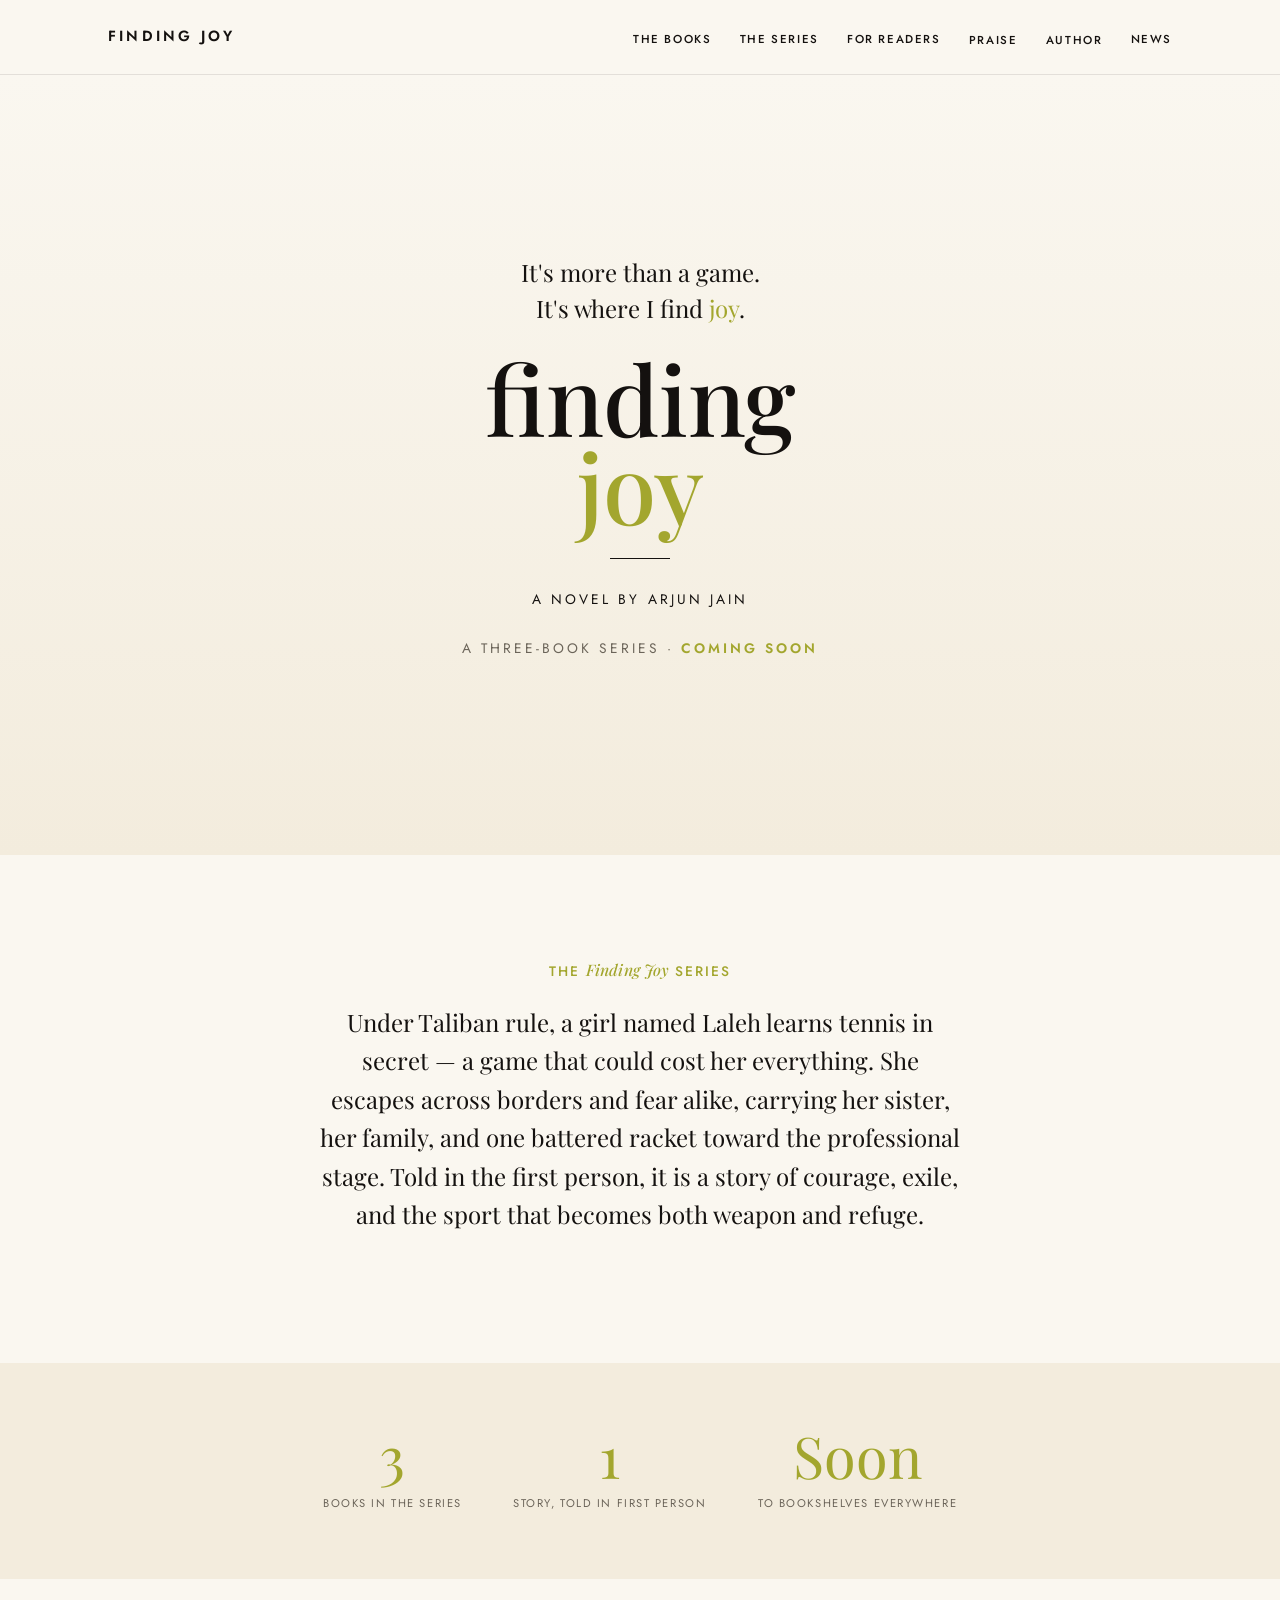
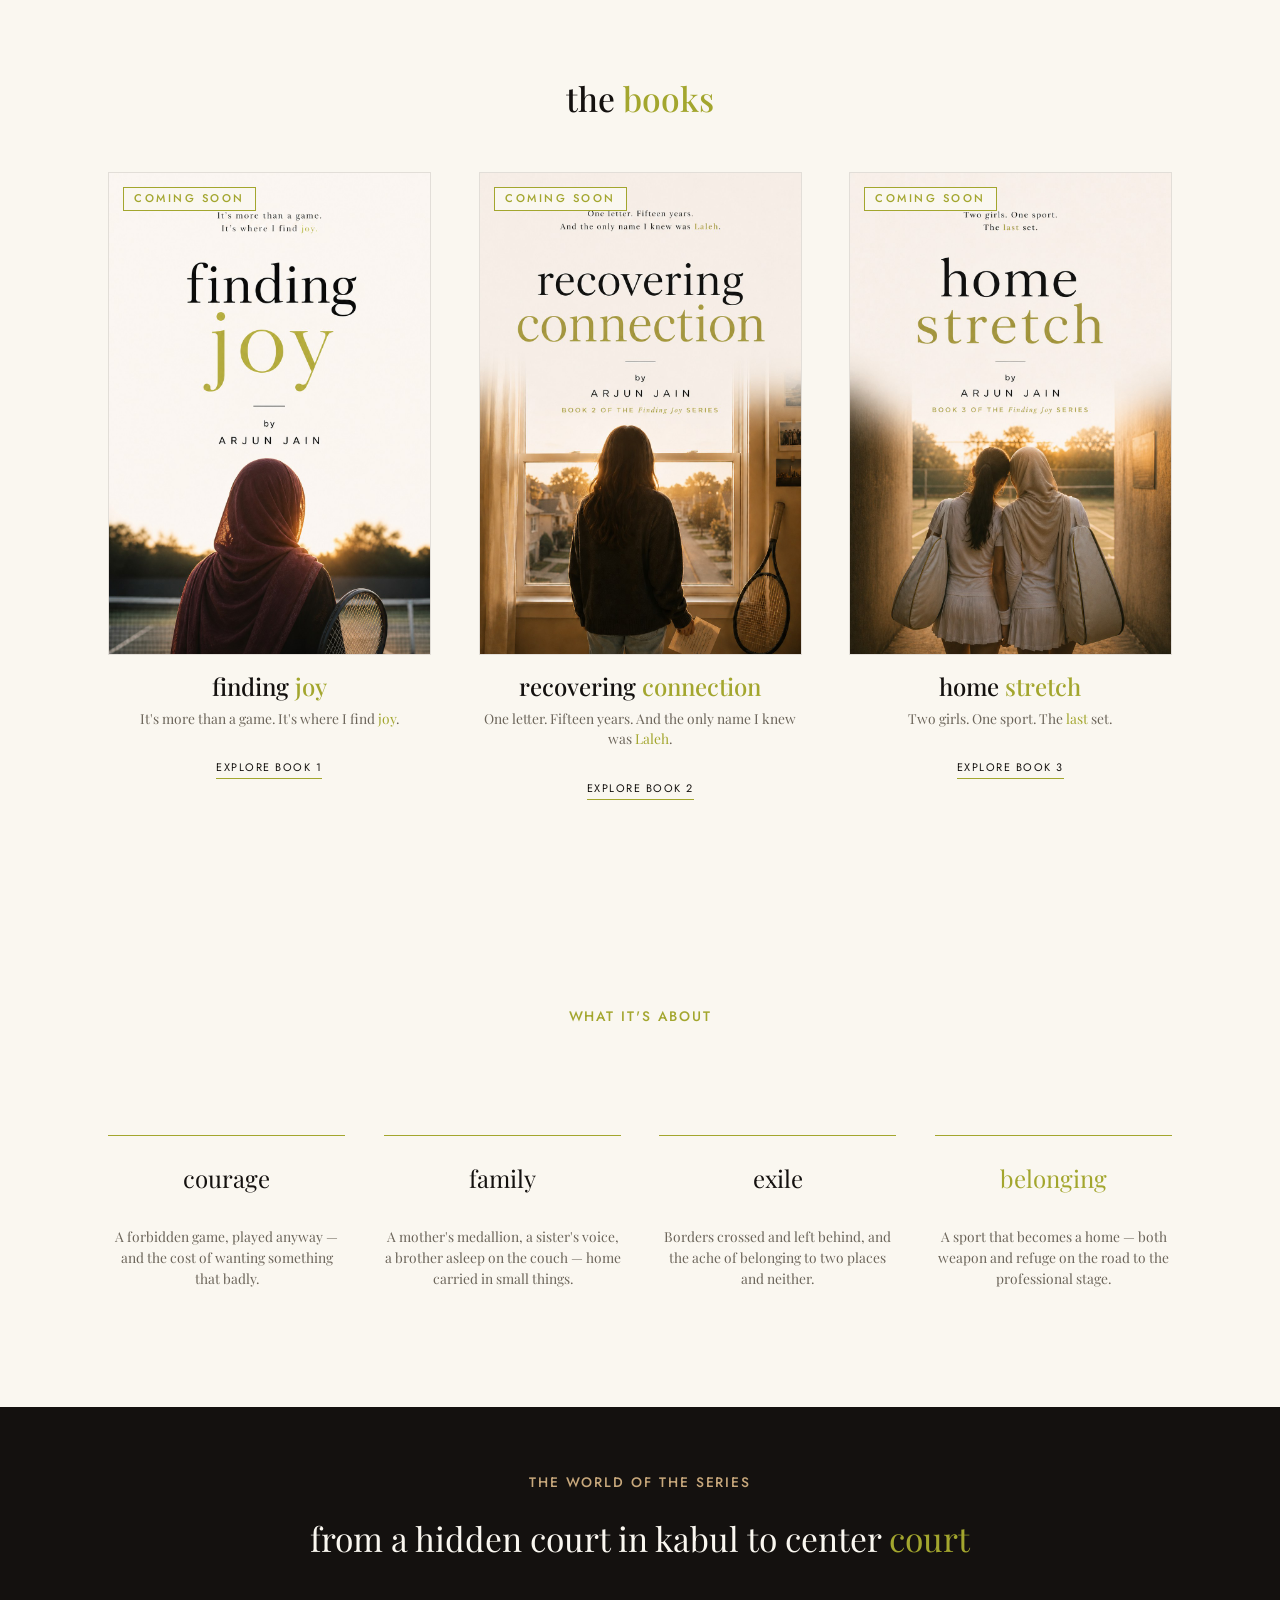
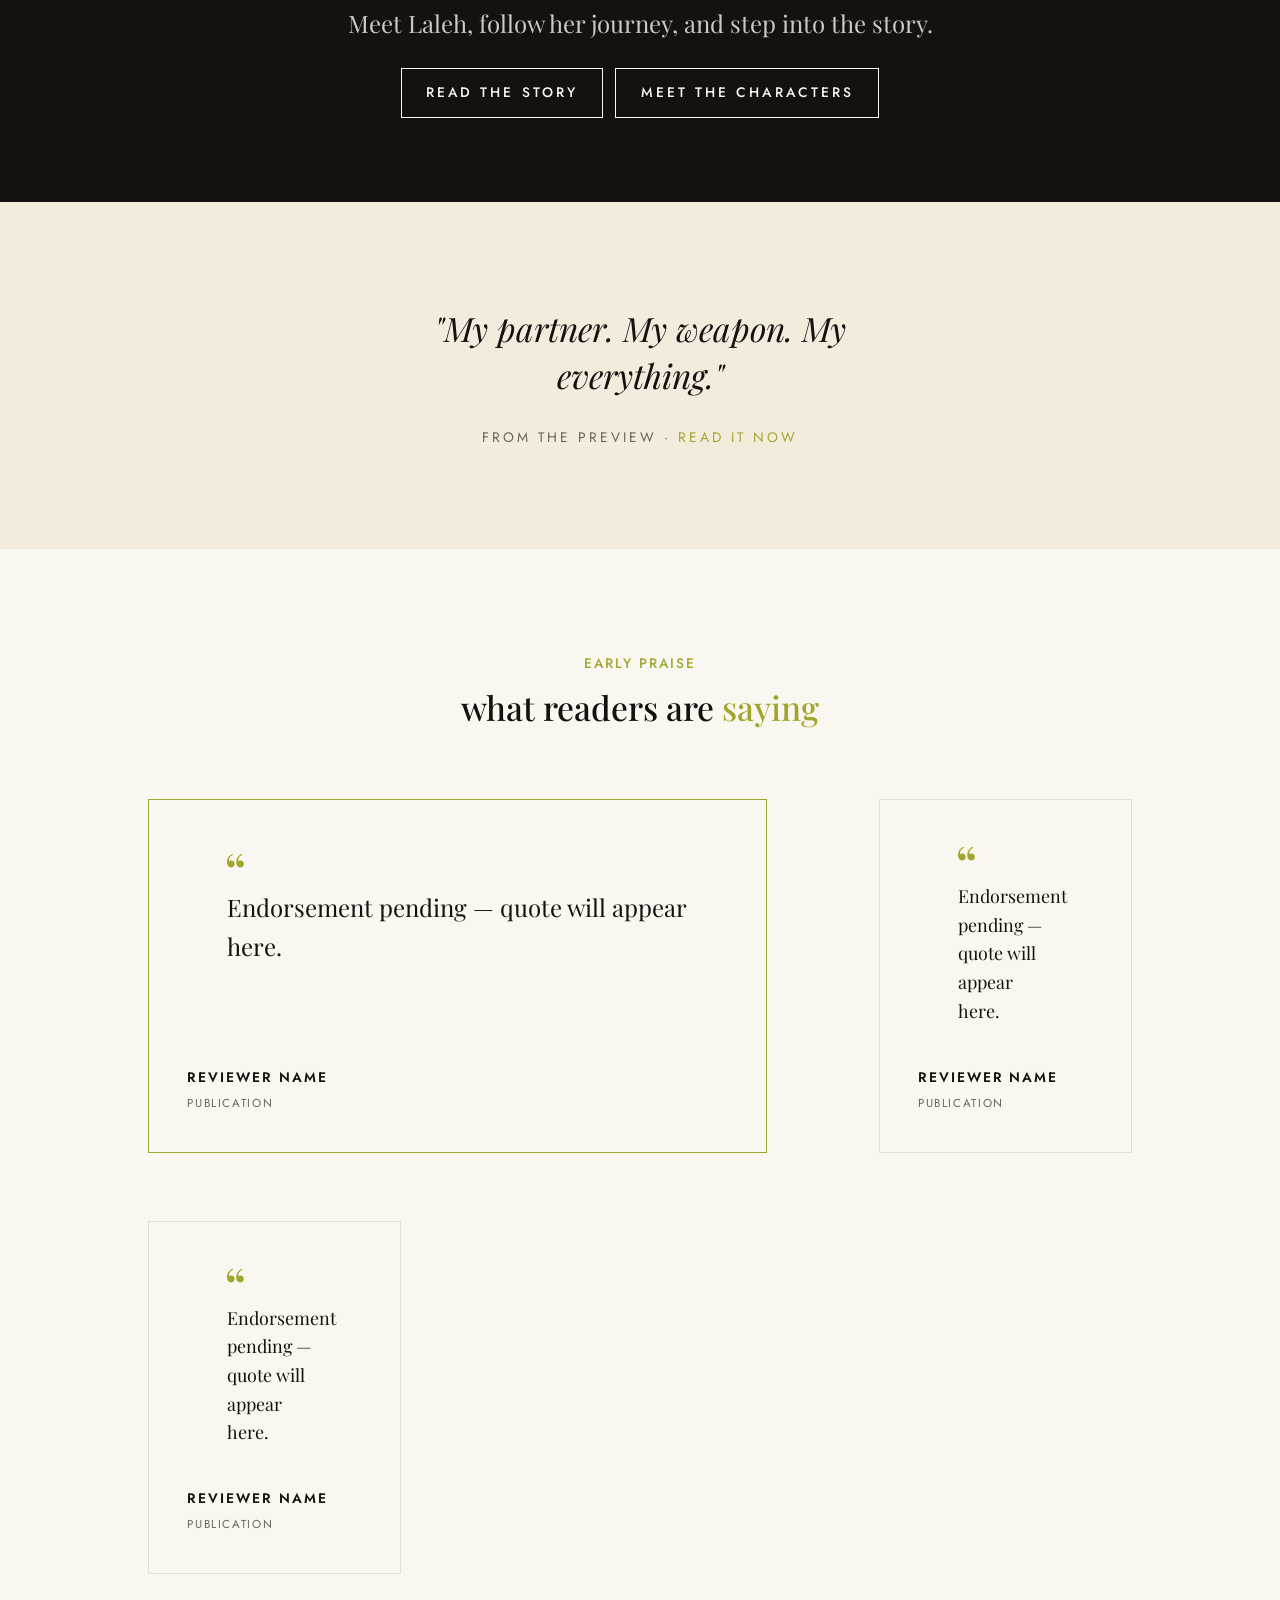
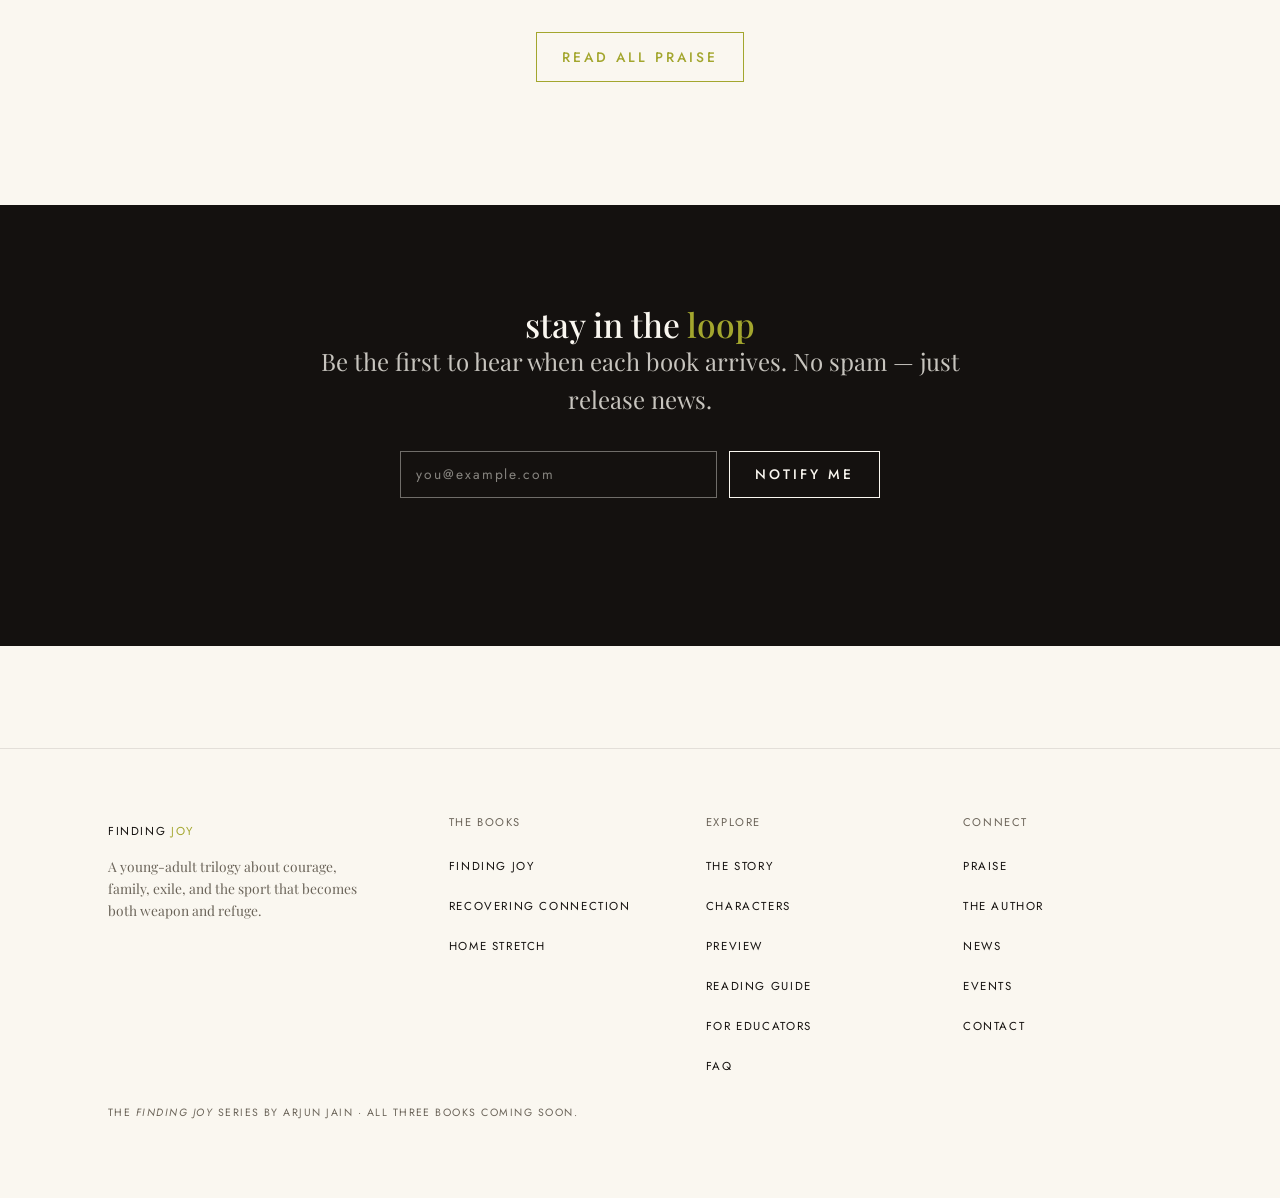
<file: index.html>
<!DOCTYPE html>
<html lang="en">
<head>
  <meta charset="UTF-8">
  <meta name="viewport" content="width=device-width, initial-scale=1.0">

  <title>Finding Joy — a YA trilogy by Arjun Jain</title>
  <meta name="description" content="Finding Joy is a young-adult trilogy by Arjun Jain: a girl in Afghanistan secretly learns tennis under Taliban rule, escapes, and fights her way to becoming a professional player. All three books coming soon.">
  <link rel="canonical" href="https://findingjoyseries.com/">

  <!-- Open Graph -->
  <meta property="og:type" content="website">
  <meta property="og:site_name" content="Finding Joy">
  <meta property="og:title" content="Finding Joy — a YA trilogy by Arjun Jain">
  <meta property="og:description" content="A girl in Afghanistan secretly learns tennis, escapes, and fights her way to the professional stage. A three-book series. All coming soon.">
  <meta property="og:url" content="https://findingjoyseries.com/">
  <meta property="og:image" content="https://findingjoyseries.com/assets/covers/finding-joy.jpg">
  <!-- Twitter -->
  <meta name="twitter:card" content="summary_large_image">
  <meta name="twitter:title" content="Finding Joy — a YA trilogy by Arjun Jain">
  <meta name="twitter:description" content="A girl in Afghanistan secretly learns tennis, escapes, and fights her way to the professional stage. All three books coming soon.">
  <meta name="twitter:image" content="https://findingjoyseries.com/assets/covers/finding-joy.jpg">

  <link rel="icon" href="favicon.svg" type="image/svg+xml">

  <!-- Google Fonts: Playfair Display (serif), Jost (sans) -->
  <link rel="preconnect" href="https://fonts.googleapis.com">
  <link rel="preconnect" href="https://fonts.gstatic.com" crossorigin>
  <link href="https://fonts.googleapis.com/css2?family=Playfair+Display:ital,wght@0,400;0,500;0,600;1,400;1,500&family=Cormorant+Garamond:ital@0;1&family=Jost:wght@400;500;600&display=swap" rel="stylesheet">

  <script>document.documentElement.className += " js";</script>

  <link rel="stylesheet" href="assets/css/styles.css">
</head>
<body>
  <a class="skip-link" href="#main">Skip to content</a>

  <!-- ============ NAV ============ -->
  <header class="nav" data-nav>
    <div class="wrap nav__inner">
      <a class="nav__brand" href="index.html" aria-label="Finding Joy — home">Finding Joy</a>
      <nav aria-label="Primary">
        <ul class="nav__list">
          <li class="nav__item nav__item--has-menu">
            <button type="button" class="nav__link" data-dropdown-trigger aria-expanded="false" aria-haspopup="true">The Books</button>
            <ul class="nav__menu">
              <li><a href="books/finding-joy.html">Finding Joy</a></li>
              <li><a href="books/recovering-connection.html">Recovering Connection</a></li>
              <li><a href="books/home-stretch.html">Home Stretch</a></li>
            </ul>
          </li>
          <li class="nav__item nav__item--has-menu">
            <button type="button" class="nav__link" data-dropdown-trigger aria-expanded="false" aria-haspopup="true">The Series</button>
            <ul class="nav__menu">
              <li><a href="story.html">The Story</a></li>
              <li><a href="characters.html">Characters</a></li>
              <li><a href="sample-chapter.html">Preview</a></li>
            </ul>
          </li>
          <li class="nav__item nav__item--has-menu">
            <button type="button" class="nav__link" data-dropdown-trigger aria-expanded="false" aria-haspopup="true">For Readers</button>
            <ul class="nav__menu">
              <li><a href="reading-guide.html">Reading Guide</a></li>
              <li><a href="educators.html">For Educators</a></li>
              <li><a href="faq.html">FAQ</a></li>
            </ul>
          </li>
          <li class="nav__item"><a class="nav__link" href="praise.html">Praise</a></li>
          <li class="nav__item"><a class="nav__link" href="author.html">Author</a></li>
          <li class="nav__item nav__item--has-menu">
            <button type="button" class="nav__link" data-dropdown-trigger aria-expanded="false" aria-haspopup="true">News</button>
            <ul class="nav__menu">
              <li><a href="news.html">Latest News</a></li>
              <li><a href="events.html">Events</a></li>
            </ul>
          </li>
        </ul>
      </nav>
      <button type="button" class="nav__toggle" data-menu-toggle aria-expanded="false" aria-controls="mobile-menu" aria-label="Open menu">
        <span></span><span></span><span></span>
      </button>
    </div>
  </header>

  <!-- ============ MOBILE MENU ============ -->
  <div class="mobile-menu" id="mobile-menu" data-mobile-menu>
    <button type="button" class="mobile-menu__close" data-menu-close aria-label="Close menu">&times;</button>
    <ul class="mobile-menu__list">
      <li>
        <span class="mobile-menu__link" aria-hidden="true">The Books</span>
        <ul class="mobile-menu__sub">
          <li><a href="books/finding-joy.html">Finding Joy</a></li>
          <li><a href="books/recovering-connection.html">Recovering Connection</a></li>
          <li><a href="books/home-stretch.html">Home Stretch</a></li>
        </ul>
      </li>
      <li>
        <span class="mobile-menu__link" aria-hidden="true">The Series</span>
        <ul class="mobile-menu__sub">
          <li><a href="story.html">The Story</a></li>
          <li><a href="characters.html">Characters</a></li>
          <li><a href="sample-chapter.html">Preview</a></li>
        </ul>
      </li>
      <li>
        <span class="mobile-menu__link" aria-hidden="true">For Readers</span>
        <ul class="mobile-menu__sub">
          <li><a href="reading-guide.html">Reading Guide</a></li>
          <li><a href="educators.html">For Educators</a></li>
          <li><a href="faq.html">FAQ</a></li>
        </ul>
      </li>
      <li><a class="mobile-menu__link" href="praise.html">Praise</a></li>
      <li><a class="mobile-menu__link" href="author.html">Author</a></li>
      <li>
        <span class="mobile-menu__link" aria-hidden="true">News</span>
        <ul class="mobile-menu__sub">
          <li><a href="news.html">Latest News</a></li>
          <li><a href="events.html">Events</a></li>
        </ul>
      </li>
      <li><a class="mobile-menu__link" href="contact.html">Contact</a></li>
    </ul>
  </div>

  <main id="main">

    <!-- ============ HERO ============ -->
    <section class="hero">
      <div class="wrap hero__inner">
        <p class="hero__tagline tagline reveal">It's more than a game.<br>It's where I find <span class="key">joy</span>.</p>
        <h1 class="hero__title reveal">
          <span class="line-1">finding</span>
          <span class="line-2">joy</span>
        </h1>
        <hr class="rule reveal">
        <p class="hero__byline reveal">A novel by Arjun Jain</p>
        <p class="hero__coming reveal">A three-book series · <strong>Coming Soon</strong></p>
      </div>
    </section>

    <!-- ============ PREMISE ============ -->
    <section class="section wrap wrap--narrow center">
      <p class="series-line reveal">The <em>Finding Joy</em> series</p>
      <p class="lead reveal" style="margin-top:1.2rem;">
        Under Taliban rule, a girl named Laleh learns tennis in secret — a game that could cost
        her everything. She escapes across borders and fear alike, carrying her sister, her family,
        and one battered racket toward the professional stage. Told in the first person, it is a
        story of courage, exile, and the sport that becomes both weapon and refuge.
      </p>
    </section>

    <!-- ============ FACTS ============ -->
    <section class="section--tight band">
      <div class="wrap facts">
        <div class="reveal"><span class="fact__num">3</span><span class="fact__label">Books in the series</span></div>
        <div class="reveal"><span class="fact__num">1</span><span class="fact__label">Story, told in first person</span></div>
        <div class="reveal"><span class="fact__num">Soon</span><span class="fact__label">To bookshelves everywhere</span></div>
      </div>
    </section>

    <!-- ============ BOOKS ROW ============ -->
    <section class="section wrap" aria-labelledby="books-heading">
      <div class="section-head">
        <h2 class="section-head__title reveal" id="books-heading">the <span class="key">books</span></h2>
      </div>

      <div class="books-row">
        <!-- Book 1 -->
        <article class="book-card reveal">
          <a class="book-card__cover" href="books/finding-joy.html">
            <span class="badge book-card__badge">Coming Soon</span>
            <img src="assets/covers/finding-joy.jpg" width="1024" height="1536" loading="lazy" decoding="async"
                 alt="finding joy — Book 1 of the Finding Joy series. A girl in a maroon headscarf stands on a tennis court at golden hour, racket in hand, facing the net.">
          </a>
          <h3 class="book-card__title"><span class="line-1">finding</span> <span class="line-2">joy</span></h3>
          <p class="book-card__tagline">It's more than a game. It's where I find <span class="key">joy</span>.</p>
          <a class="book-card__link" href="books/finding-joy.html">Explore Book 1</a>
        </article>

        <!-- Book 2 -->
        <article class="book-card reveal">
          <a class="book-card__cover" href="books/recovering-connection.html">
            <span class="badge book-card__badge">Coming Soon</span>
            <img src="assets/covers/recovering-connection.jpg" width="1024" height="1536" loading="lazy" decoding="async"
                 alt="recovering connection — Book 2 of the Finding Joy series. A young woman looks out a sunlit window over a quiet street, a letter in her hand and a tennis racket resting against the wall.">
          </a>
          <h3 class="book-card__title"><span class="line-1">recovering</span> <span class="line-2">connection</span></h3>
          <p class="book-card__tagline">One letter. Fifteen years. And the only name I knew was <span class="key">Laleh</span>.</p>
          <a class="book-card__link" href="books/recovering-connection.html">Explore Book 2</a>
        </article>

        <!-- Book 3 -->
        <article class="book-card reveal">
          <a class="book-card__cover" href="books/home-stretch.html">
            <span class="badge book-card__badge">Coming Soon</span>
            <img src="assets/covers/home-stretch.jpg" width="1024" height="1536" loading="lazy" decoding="async"
                 alt="home stretch — Book 3 of the Finding Joy series. Two players in tennis whites walk side by side down a shaded corridor toward a sunlit court, racket bags on their shoulders.">
          </a>
          <h3 class="book-card__title"><span class="line-1">home</span> <span class="line-2">stretch</span></h3>
          <p class="book-card__tagline">Two girls. One sport. The <span class="key">last</span> set.</p>
          <a class="book-card__link" href="books/home-stretch.html">Explore Book 3</a>
        </article>
      </div>
    </section>

    <!-- ============ THEMES ============ -->
    <section class="section wrap" aria-labelledby="themes-heading">
      <div class="section-head">
        <p class="series-line reveal">What it's about</p>
        <h2 class="section-head__title reveal" id="themes-heading">courage, family, exile, <span class="key">belonging</span></h2>
      </div>
      <div class="theme-grid">
        <div class="theme reveal">
          <p class="theme__label">courage</p>
          <p class="theme__text">A forbidden game, played anyway — and the cost of wanting something that badly.</p>
        </div>
        <div class="theme reveal">
          <p class="theme__label">family</p>
          <p class="theme__text">A mother's medallion, a sister's voice, a brother asleep on the couch — home carried in small things.</p>
        </div>
        <div class="theme reveal">
          <p class="theme__label">exile</p>
          <p class="theme__text">Borders crossed and left behind, and the ache of belonging to two places and neither.</p>
        </div>
        <div class="theme reveal">
          <p class="theme__label"><span class="key">belonging</span></p>
          <p class="theme__text">A sport that becomes a home — both weapon and refuge on the road to the professional stage.</p>
        </div>
      </div>
    </section>

    <!-- ============ THE WORLD TEASER ============ -->
    <section class="band band--ink section--tight">
      <div class="wrap">
        <p class="series-line reveal" style="color:var(--warm);">The world of the series</p>
        <p class="band__title reveal" style="margin-top:0.6rem;">from a hidden court in kabul to center <span class="key">court</span></p>
        <p class="lead reveal" style="margin-top:1rem;">Meet Laleh, follow her journey, and step into the story.</p>
        <p class="reveal" style="margin-top:1.6rem;">
          <a class="btn" href="story.html">Read the story</a>
          <a class="btn" href="characters.html" style="margin-left:0.5rem;">Meet the characters</a>
        </p>
      </div>
    </section>

    <!-- ============ PULL QUOTE ============ -->
    <section class="section pullquote">
      <div class="wrap">
        <blockquote class="pullquote__text reveal">
          "My partner. My weapon. My everything."
          <cite class="pullquote__cite">From the preview · <a href="sample-chapter.html">read it now</a></cite>
        </blockquote>
      </div>
    </section>

    <!-- ============ PRAISE TEASER ============ -->
    <section class="section wrap" aria-labelledby="praise-heading">
      <div class="section-head">
        <p class="series-line reveal">Early praise</p>
        <h2 class="section-head__title reveal" id="praise-heading">what readers are <span class="key">saying</span></h2>
      </div>
      <!-- First three endorsements, rendered from data/endorsements.js -->
      <div class="endorse-grid" data-endorsements data-limit="3">
        <!-- Placeholder shown if JS is disabled -->
        <figure class="endorse-card">
          <blockquote class="endorse-card__quote">Endorsement pending — quote will appear here.</blockquote>
          <figcaption class="endorse-card__attr">
            <div class="endorse-card__name">Reviewer Name</div>
            <div class="endorse-card__credential">Publication</div>
          </figcaption>
        </figure>
      </div>
      <p class="center" style="margin-top:2.5rem;"><a class="btn btn--olive" href="praise.html">Read all praise</a></p>
    </section>

    <!-- ============ NEWSLETTER ============ -->
    <section class="section newsletter" aria-labelledby="newsletter-heading">
      <div class="wrap wrap--narrow">
        <div class="section-head" style="margin-bottom:1.5rem;">
          <h2 class="section-head__title reveal" id="newsletter-heading">stay in the <span class="key">loop</span></h2>
          <p class="lead reveal">Be the first to hear when each book arrives. No spam — just release news.</p>
        </div>
        <!--
          TODO: Connect this form to your mailing-list provider.
          It is intentionally NOT wired to anything yet.
          To activate:
            1. Replace this <form> with your provider's embed
               (Mailchimp, Buttondown, ConvertKit, etc.), OR
            2. Set the form's `action` to your provider's POST
               endpoint and remove the data-newsletter attribute
               so the placeholder handler in assets/js/main.js
               stops intercepting the submit.
          Until then, submitting shows "Sign-ups open soon."
        -->
        <form class="newsletter__form" data-newsletter novalidate>
          <label class="visually-hidden" for="email">Email address</label>
          <input class="newsletter__input" type="email" id="email" name="email" placeholder="you@example.com" autocomplete="email">
          <button type="submit" class="btn">Notify Me</button>
        </form>
        <p class="newsletter__note" data-newsletter-note role="status" aria-live="polite"></p>
      </div>
    </section>

  </main>

  <!-- ============ FOOTER ============ -->
  <footer class="footer">
    <div class="wrap">
      <div class="footer__cols">
        <div class="footer__col footer__about">
          <a class="footer__brand" href="index.html">finding <span class="key">joy</span></a>
          <p>A young-adult trilogy about courage, family, exile, and the sport that becomes both weapon and refuge.</p>
        </div>
        <div class="footer__col">
          <p class="footer__col-title">The Books</p>
          <ul>
          <li><a href="books/finding-joy.html">Finding Joy</a></li>
          <li><a href="books/recovering-connection.html">Recovering Connection</a></li>
          <li><a href="books/home-stretch.html">Home Stretch</a></li>
          </ul>
        </div>
        <div class="footer__col">
          <p class="footer__col-title">Explore</p>
          <ul>
          <li><a href="story.html">The Story</a></li>
          <li><a href="characters.html">Characters</a></li>
          <li><a href="sample-chapter.html">Preview</a></li>
          <li><a href="reading-guide.html">Reading Guide</a></li>
          <li><a href="educators.html">For Educators</a></li>
          <li><a href="faq.html">FAQ</a></li>
          </ul>
        </div>
        <div class="footer__col">
          <p class="footer__col-title">Connect</p>
          <ul>
          <li><a href="praise.html">Praise</a></li>
          <li><a href="author.html">The Author</a></li>
          <li><a href="news.html">News</a></li>
          <li><a href="events.html">Events</a></li>
          <li><a href="contact.html">Contact</a></li>
          </ul>
        </div>
      </div>
      <p class="footer__meta">The <em>Finding Joy</em> series by Arjun Jain · All three books coming soon.</p>
    </div>
  </footer>

  <script src="data/endorsements.js"></script>
  <script src="assets/js/main.js"></script>
</body>
</html>
</file>
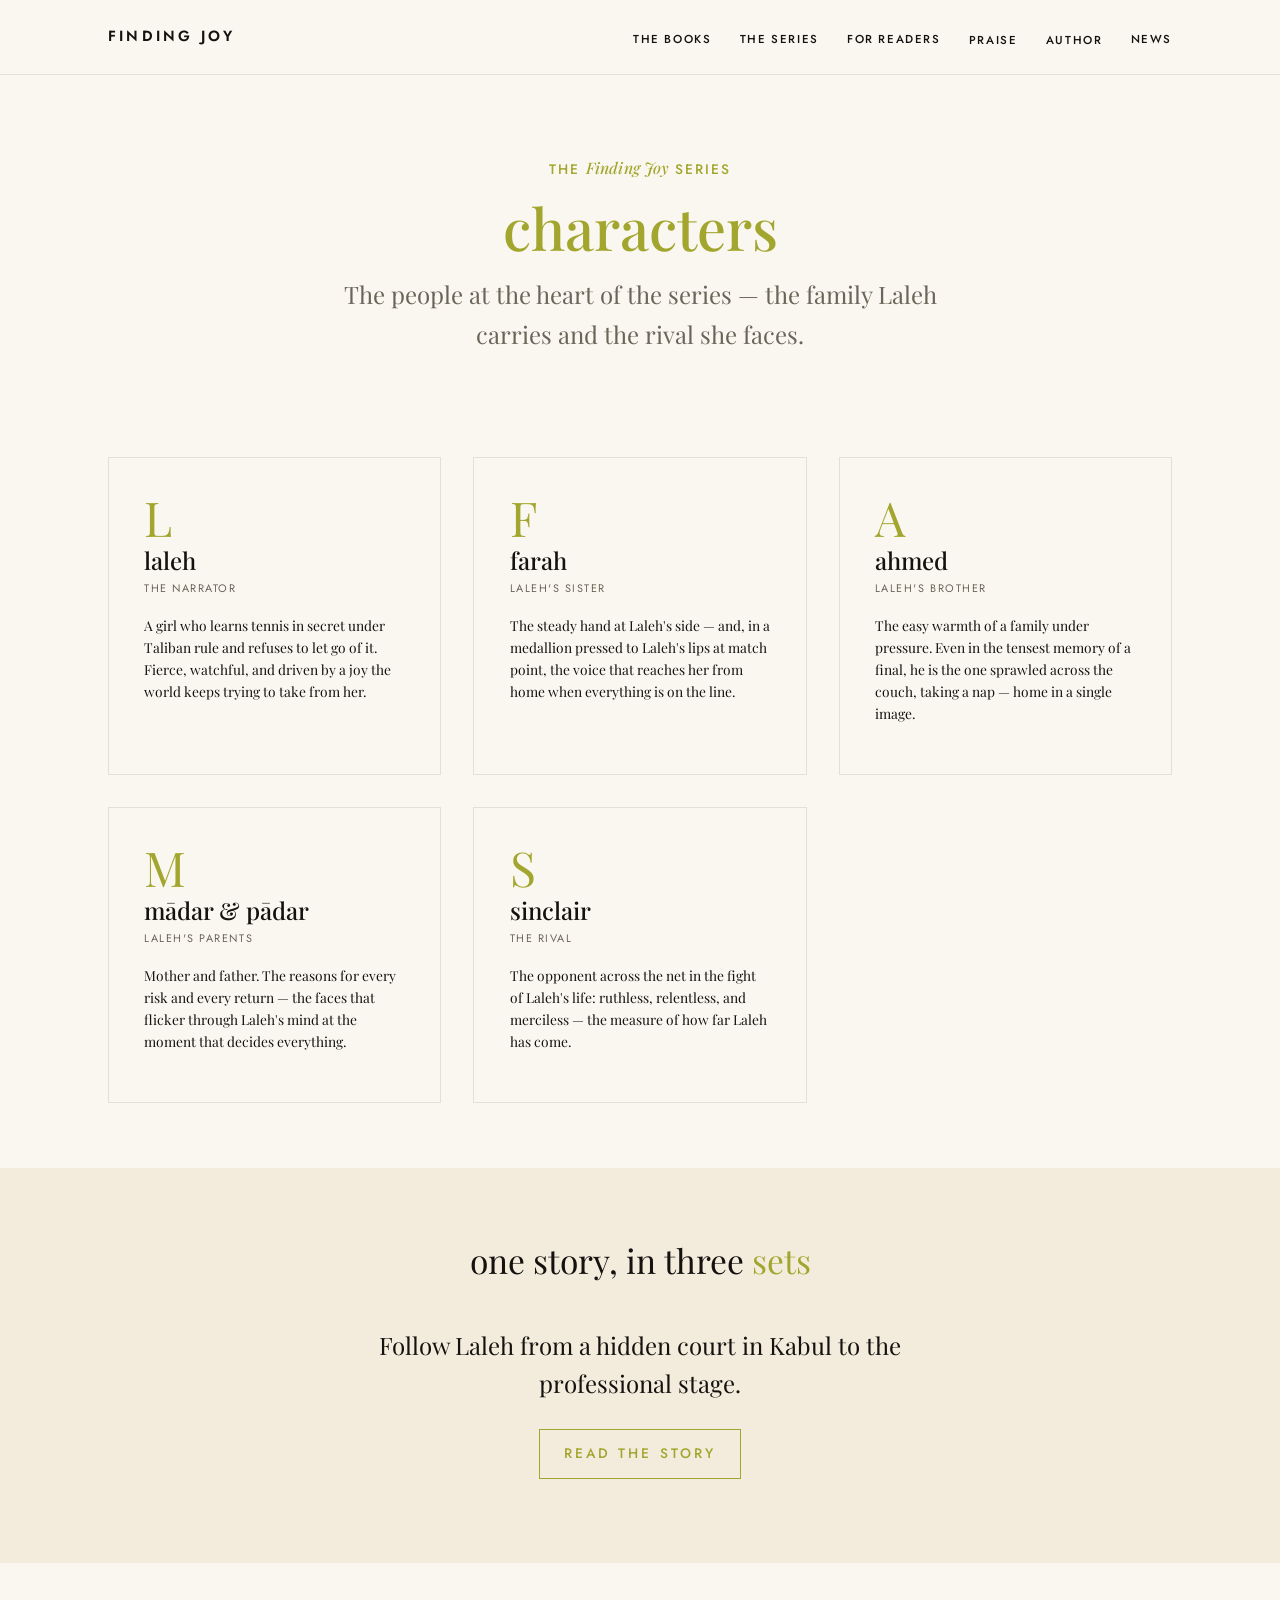
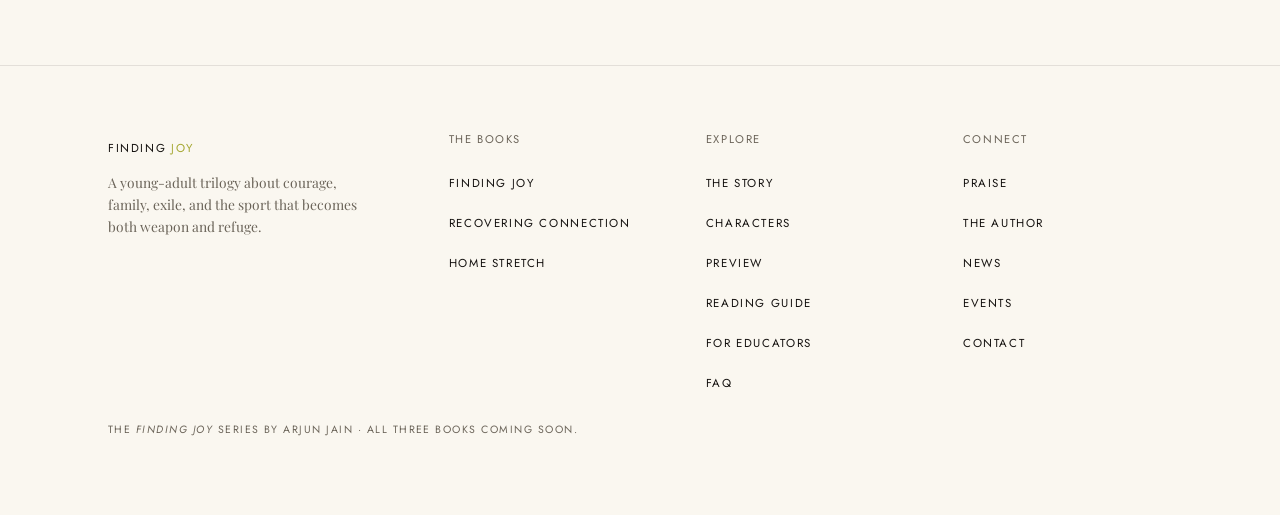
<file: characters.html>
<!DOCTYPE html>
<html lang="en">
<head>
  <meta charset="UTF-8">
  <meta name="viewport" content="width=device-width, initial-scale=1.0">

  <title>Characters — the Finding Joy series | Arjun Jain</title>
  <meta name="description" content="Meet the characters of the Finding Joy series — Laleh, her sister Farah, brother Ahmed, her parents, and her rival Sinclair.">
  <link rel="canonical" href="https://findingjoyseries.com/characters.html">

  <meta property="og:type" content="website">
  <meta property="og:site_name" content="Finding Joy">
  <meta property="og:title" content="Characters — the Finding Joy series | Arjun Jain">
  <meta property="og:description" content="Meet the characters of the Finding Joy series — Laleh, her sister Farah, brother Ahmed, her parents, and her rival Sinclair.">
  <meta property="og:url" content="https://findingjoyseries.com/characters.html">
  <meta property="og:image" content="https://findingjoyseries.com/assets/covers/finding-joy.jpg">
  <meta name="twitter:card" content="summary_large_image">
  <meta name="twitter:title" content="Characters — the Finding Joy series | Arjun Jain">
  <meta name="twitter:description" content="Meet the characters of the Finding Joy series — Laleh, her sister Farah, brother Ahmed, her parents, and her rival Sinclair.">
  <meta name="twitter:image" content="https://findingjoyseries.com/assets/covers/finding-joy.jpg">

  <link rel="icon" href="favicon.svg" type="image/svg+xml">
  <link rel="preconnect" href="https://fonts.googleapis.com">
  <link rel="preconnect" href="https://fonts.gstatic.com" crossorigin>
  <link href="https://fonts.googleapis.com/css2?family=Playfair+Display:ital,wght@0,400;0,500;0,600;1,400;1,500&family=Cormorant+Garamond:ital@0;1&family=Jost:wght@400;500;600&display=swap" rel="stylesheet">
  <script>document.documentElement.className += " js";</script>
  <link rel="stylesheet" href="assets/css/styles.css">
</head>
<body>
  <a class="skip-link" href="#main">Skip to content</a>

  <header class="nav" data-nav>
    <div class="wrap nav__inner">
      <a class="nav__brand" href="index.html" aria-label="Finding Joy — home">Finding Joy</a>
      <nav aria-label="Primary">
        <ul class="nav__list">
          <li class="nav__item nav__item--has-menu">
            <button type="button" class="nav__link" data-dropdown-trigger aria-expanded="false" aria-haspopup="true">The Books</button>
            <ul class="nav__menu">
              <li><a href="books/finding-joy.html">Finding Joy</a></li>
              <li><a href="books/recovering-connection.html">Recovering Connection</a></li>
              <li><a href="books/home-stretch.html">Home Stretch</a></li>
            </ul>
          </li>
          <li class="nav__item nav__item--has-menu">
            <button type="button" class="nav__link" data-dropdown-trigger aria-expanded="false" aria-haspopup="true">The Series</button>
            <ul class="nav__menu">
              <li><a href="story.html">The Story</a></li>
              <li><a href="characters.html" aria-current="page">Characters</a></li>
              <li><a href="sample-chapter.html">Preview</a></li>
            </ul>
          </li>
          <li class="nav__item nav__item--has-menu">
            <button type="button" class="nav__link" data-dropdown-trigger aria-expanded="false" aria-haspopup="true">For Readers</button>
            <ul class="nav__menu">
              <li><a href="reading-guide.html">Reading Guide</a></li>
              <li><a href="educators.html">For Educators</a></li>
              <li><a href="faq.html">FAQ</a></li>
            </ul>
          </li>
          <li class="nav__item"><a class="nav__link" href="praise.html">Praise</a></li>
          <li class="nav__item"><a class="nav__link" href="author.html">Author</a></li>
          <li class="nav__item nav__item--has-menu">
            <button type="button" class="nav__link" data-dropdown-trigger aria-expanded="false" aria-haspopup="true">News</button>
            <ul class="nav__menu">
              <li><a href="news.html">Latest News</a></li>
              <li><a href="events.html">Events</a></li>
            </ul>
          </li>
        </ul>
      </nav>
      <button type="button" class="nav__toggle" data-menu-toggle aria-expanded="false" aria-controls="mobile-menu" aria-label="Open menu">
        <span></span><span></span><span></span>
      </button>
    </div>
  </header>

  <div class="mobile-menu" id="mobile-menu" data-mobile-menu>
    <button type="button" class="mobile-menu__close" data-menu-close aria-label="Close menu">&times;</button>
    <ul class="mobile-menu__list">
      <li>
        <span class="mobile-menu__link" aria-hidden="true">The Books</span>
        <ul class="mobile-menu__sub">
          <li><a href="books/finding-joy.html">Finding Joy</a></li>
          <li><a href="books/recovering-connection.html">Recovering Connection</a></li>
          <li><a href="books/home-stretch.html">Home Stretch</a></li>
        </ul>
      </li>
      <li>
        <span class="mobile-menu__link" aria-hidden="true">The Series</span>
        <ul class="mobile-menu__sub">
          <li><a href="story.html">The Story</a></li>
          <li><a href="characters.html" aria-current="page">Characters</a></li>
          <li><a href="sample-chapter.html">Preview</a></li>
        </ul>
      </li>
      <li>
        <span class="mobile-menu__link" aria-hidden="true">For Readers</span>
        <ul class="mobile-menu__sub">
          <li><a href="reading-guide.html">Reading Guide</a></li>
          <li><a href="educators.html">For Educators</a></li>
          <li><a href="faq.html">FAQ</a></li>
        </ul>
      </li>
      <li><a class="mobile-menu__link" href="praise.html">Praise</a></li>
      <li><a class="mobile-menu__link" href="author.html">Author</a></li>
      <li>
        <span class="mobile-menu__link" aria-hidden="true">News</span>
        <ul class="mobile-menu__sub">
          <li><a href="news.html">Latest News</a></li>
          <li><a href="events.html">Events</a></li>
        </ul>
      </li>
      <li><a class="mobile-menu__link" href="contact.html">Contact</a></li>
    </ul>
  </div>

  <main id="main">
    <header class="page-head wrap">
      <p class="series-line">The <em>Finding Joy</em> series</p>
      <h1 class="page-head__title"><span class="key">characters</span></h1>
      <p class="page-head__intro">The people at the heart of the series — the family Laleh carries and the rival she faces.</p>
    </header>

    <section class="section section--tight wrap">
      <!-- Renders from data/characters.js; the cards below are a no-JS fallback. -->
      <div class="character-grid reveal" data-characters>
        <article class="character">
          <div class="character__initial" aria-hidden="true">L</div>
          <h2 class="character__name">Laleh</h2>
          <p class="character__role">The narrator</p>
          <p class="character__blurb">A girl who learns tennis in secret under Taliban rule and refuses to let go of it.</p>
        </article>
        <article class="character">
          <div class="character__initial" aria-hidden="true">F</div>
          <h2 class="character__name">Farah</h2>
          <p class="character__role">Laleh's sister</p>
          <p class="character__blurb">The steady voice from home that reaches Laleh at match point.</p>
        </article>
        <article class="character">
          <div class="character__initial" aria-hidden="true">A</div>
          <h2 class="character__name">Ahmed</h2>
          <p class="character__role">Laleh's brother</p>
          <p class="character__blurb">The easy warmth of a family under pressure.</p>
        </article>
        <article class="character">
          <div class="character__initial" aria-hidden="true">M</div>
          <h2 class="character__name">Mādar & Pādar</h2>
          <p class="character__role">Laleh's parents</p>
          <p class="character__blurb">The reasons for every risk and every return.</p>
        </article>
        <article class="character">
          <div class="character__initial" aria-hidden="true">S</div>
          <h2 class="character__name">Sinclair</h2>
          <p class="character__role">The rival</p>
          <p class="character__blurb">The opponent in the fight of Laleh's life.</p>
        </article>
      </div>
    </section>

    <section class="band section--tight">
      <div class="wrap">
        <p class="band__title">one story, in three <span class="key">sets</span></p>
        <p class="lead" style="margin-top:1rem;">Follow Laleh from a hidden court in Kabul to the professional stage.</p>
        <p style="margin-top:1.5rem;"><a class="btn btn--olive" href="story.html">Read the story</a></p>
      </div>
    </section>
  </main>

  <footer class="footer">
    <div class="wrap">
      <div class="footer__cols">
        <div class="footer__col footer__about">
          <a class="footer__brand" href="index.html">finding <span class="key">joy</span></a>
          <p>A young-adult trilogy about courage, family, exile, and the sport that becomes both weapon and refuge.</p>
        </div>
        <div class="footer__col">
          <p class="footer__col-title">The Books</p>
          <ul>
          <li><a href="books/finding-joy.html">Finding Joy</a></li>
          <li><a href="books/recovering-connection.html">Recovering Connection</a></li>
          <li><a href="books/home-stretch.html">Home Stretch</a></li>
          </ul>
        </div>
        <div class="footer__col">
          <p class="footer__col-title">Explore</p>
          <ul>
          <li><a href="story.html">The Story</a></li>
          <li><a href="characters.html">Characters</a></li>
          <li><a href="sample-chapter.html">Preview</a></li>
          <li><a href="reading-guide.html">Reading Guide</a></li>
          <li><a href="educators.html">For Educators</a></li>
          <li><a href="faq.html">FAQ</a></li>
          </ul>
        </div>
        <div class="footer__col">
          <p class="footer__col-title">Connect</p>
          <ul>
          <li><a href="praise.html">Praise</a></li>
          <li><a href="author.html">The Author</a></li>
          <li><a href="news.html">News</a></li>
          <li><a href="events.html">Events</a></li>
          <li><a href="contact.html">Contact</a></li>
          </ul>
        </div>
      </div>
      <p class="footer__meta">The <em>Finding Joy</em> series by Arjun Jain · All three books coming soon.</p>
    </div>
  </footer>

  <script src="data/characters.js"></script>

  <script src="assets/js/main.js"></script>
</body>
</html>
</file>
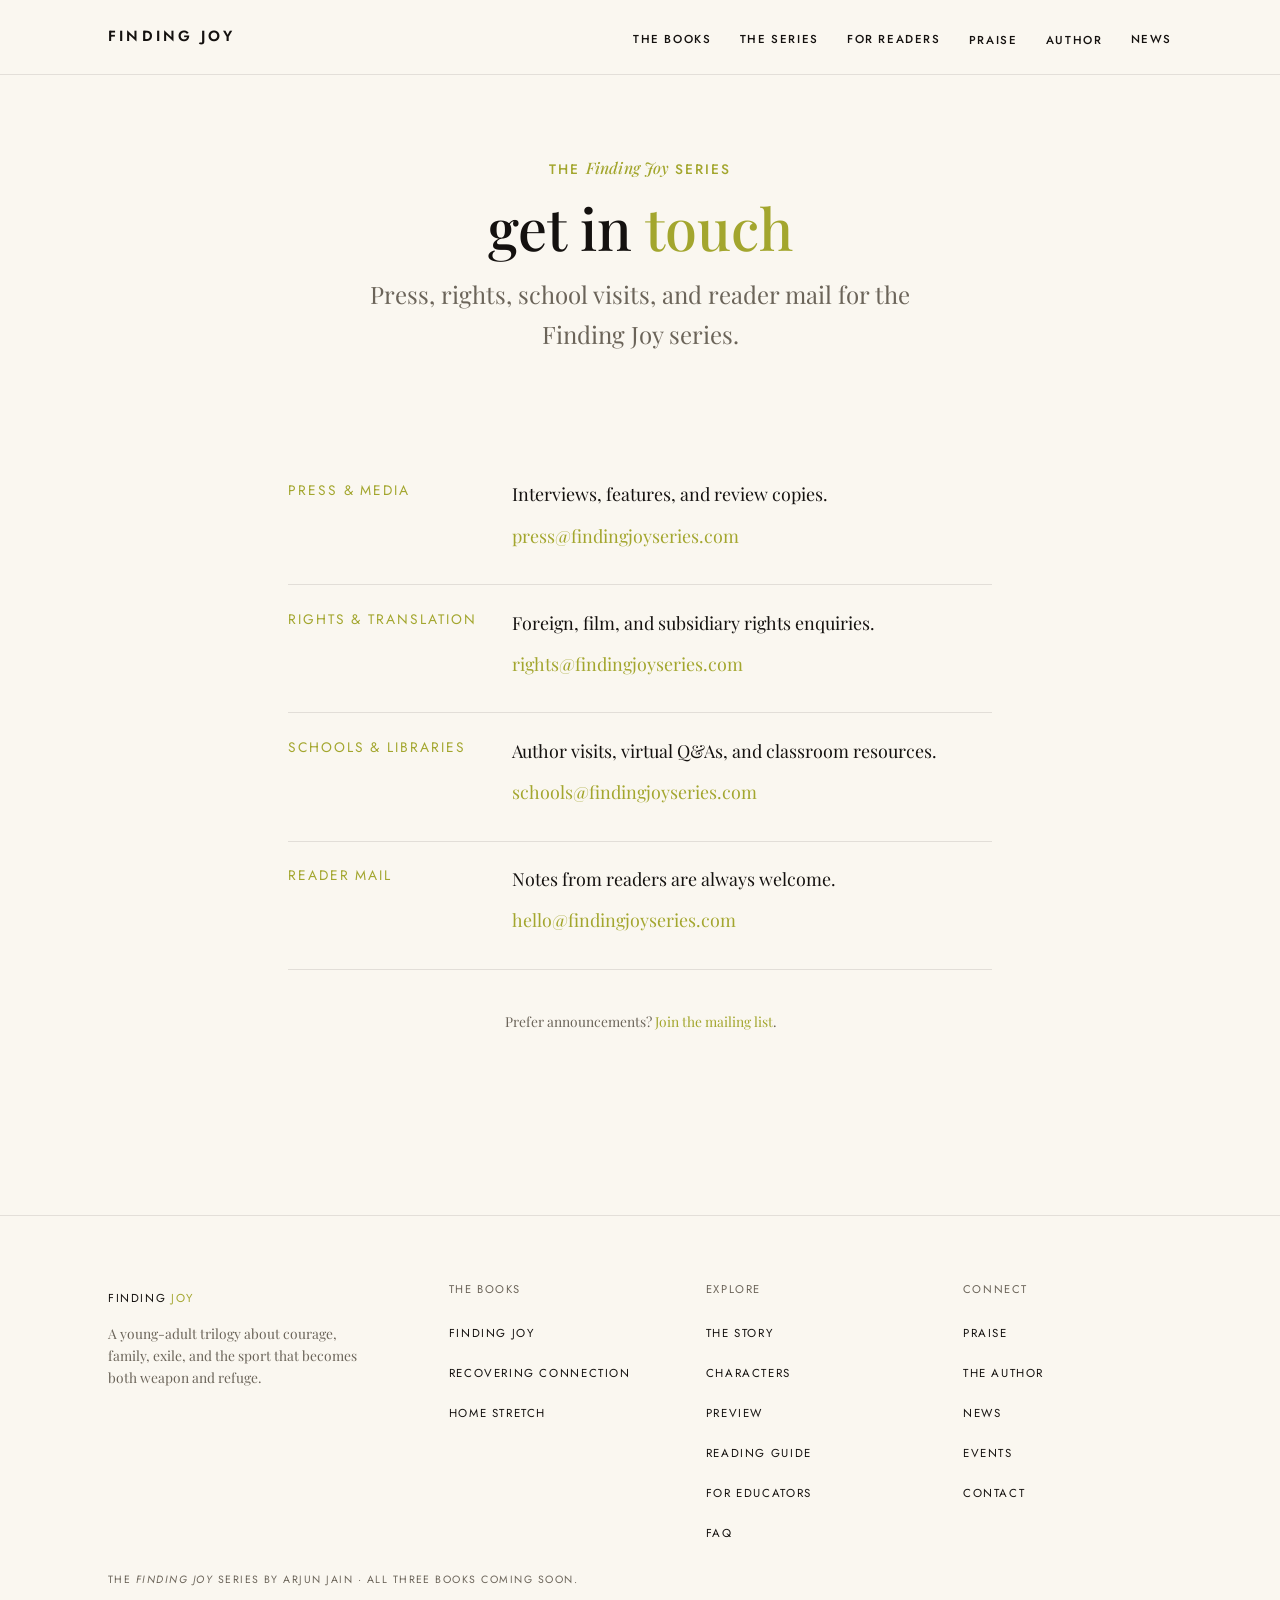
<file: contact.html>
<!DOCTYPE html>
<html lang="en">
<head>
  <meta charset="UTF-8">
  <meta name="viewport" content="width=device-width, initial-scale=1.0">

  <title>Contact — the Finding Joy series | Arjun Jain</title>
  <meta name="description" content="Contact for the Finding Joy series: press and media, rights and translation, school visits, and reader mail.">
  <link rel="canonical" href="https://findingjoyseries.com/contact.html">

  <meta property="og:type" content="website">
  <meta property="og:site_name" content="Finding Joy">
  <meta property="og:title" content="Contact — the Finding Joy series | Arjun Jain">
  <meta property="og:description" content="Contact for the Finding Joy series: press and media, rights and translation, school visits, and reader mail.">
  <meta property="og:url" content="https://findingjoyseries.com/contact.html">
  <meta property="og:image" content="https://findingjoyseries.com/assets/covers/finding-joy.jpg">
  <meta name="twitter:card" content="summary_large_image">
  <meta name="twitter:title" content="Contact — the Finding Joy series | Arjun Jain">
  <meta name="twitter:description" content="Contact for the Finding Joy series: press and media, rights and translation, school visits, and reader mail.">
  <meta name="twitter:image" content="https://findingjoyseries.com/assets/covers/finding-joy.jpg">

  <link rel="icon" href="favicon.svg" type="image/svg+xml">
  <link rel="preconnect" href="https://fonts.googleapis.com">
  <link rel="preconnect" href="https://fonts.gstatic.com" crossorigin>
  <link href="https://fonts.googleapis.com/css2?family=Playfair+Display:ital,wght@0,400;0,500;0,600;1,400;1,500&family=Cormorant+Garamond:ital@0;1&family=Jost:wght@400;500;600&display=swap" rel="stylesheet">
  <script>document.documentElement.className += " js";</script>
  <link rel="stylesheet" href="assets/css/styles.css">
</head>
<body>
  <a class="skip-link" href="#main">Skip to content</a>

  <header class="nav" data-nav>
    <div class="wrap nav__inner">
      <a class="nav__brand" href="index.html" aria-label="Finding Joy — home">Finding Joy</a>
      <nav aria-label="Primary">
        <ul class="nav__list">
          <li class="nav__item nav__item--has-menu">
            <button type="button" class="nav__link" data-dropdown-trigger aria-expanded="false" aria-haspopup="true">The Books</button>
            <ul class="nav__menu">
              <li><a href="books/finding-joy.html">Finding Joy</a></li>
              <li><a href="books/recovering-connection.html">Recovering Connection</a></li>
              <li><a href="books/home-stretch.html">Home Stretch</a></li>
            </ul>
          </li>
          <li class="nav__item nav__item--has-menu">
            <button type="button" class="nav__link" data-dropdown-trigger aria-expanded="false" aria-haspopup="true">The Series</button>
            <ul class="nav__menu">
              <li><a href="story.html">The Story</a></li>
              <li><a href="characters.html">Characters</a></li>
              <li><a href="sample-chapter.html">Preview</a></li>
            </ul>
          </li>
          <li class="nav__item nav__item--has-menu">
            <button type="button" class="nav__link" data-dropdown-trigger aria-expanded="false" aria-haspopup="true">For Readers</button>
            <ul class="nav__menu">
              <li><a href="reading-guide.html">Reading Guide</a></li>
              <li><a href="educators.html">For Educators</a></li>
              <li><a href="faq.html">FAQ</a></li>
            </ul>
          </li>
          <li class="nav__item"><a class="nav__link" href="praise.html">Praise</a></li>
          <li class="nav__item"><a class="nav__link" href="author.html">Author</a></li>
          <li class="nav__item nav__item--has-menu">
            <button type="button" class="nav__link" data-dropdown-trigger aria-expanded="false" aria-haspopup="true">News</button>
            <ul class="nav__menu">
              <li><a href="news.html">Latest News</a></li>
              <li><a href="events.html">Events</a></li>
            </ul>
          </li>
        </ul>
      </nav>
      <button type="button" class="nav__toggle" data-menu-toggle aria-expanded="false" aria-controls="mobile-menu" aria-label="Open menu">
        <span></span><span></span><span></span>
      </button>
    </div>
  </header>

  <div class="mobile-menu" id="mobile-menu" data-mobile-menu>
    <button type="button" class="mobile-menu__close" data-menu-close aria-label="Close menu">&times;</button>
    <ul class="mobile-menu__list">
      <li>
        <span class="mobile-menu__link" aria-hidden="true">The Books</span>
        <ul class="mobile-menu__sub">
          <li><a href="books/finding-joy.html">Finding Joy</a></li>
          <li><a href="books/recovering-connection.html">Recovering Connection</a></li>
          <li><a href="books/home-stretch.html">Home Stretch</a></li>
        </ul>
      </li>
      <li>
        <span class="mobile-menu__link" aria-hidden="true">The Series</span>
        <ul class="mobile-menu__sub">
          <li><a href="story.html">The Story</a></li>
          <li><a href="characters.html">Characters</a></li>
          <li><a href="sample-chapter.html">Preview</a></li>
        </ul>
      </li>
      <li>
        <span class="mobile-menu__link" aria-hidden="true">For Readers</span>
        <ul class="mobile-menu__sub">
          <li><a href="reading-guide.html">Reading Guide</a></li>
          <li><a href="educators.html">For Educators</a></li>
          <li><a href="faq.html">FAQ</a></li>
        </ul>
      </li>
      <li><a class="mobile-menu__link" href="praise.html">Praise</a></li>
      <li><a class="mobile-menu__link" href="author.html">Author</a></li>
      <li>
        <span class="mobile-menu__link" aria-hidden="true">News</span>
        <ul class="mobile-menu__sub">
          <li><a href="news.html">Latest News</a></li>
          <li><a href="events.html">Events</a></li>
        </ul>
      </li>
      <li><a class="mobile-menu__link" href="contact.html" aria-current="page">Contact</a></li>
    </ul>
  </div>

  <main id="main">
    <header class="page-head wrap">
      <p class="series-line">The <em>Finding Joy</em> series</p>
      <h1 class="page-head__title">get in <span class="key">touch</span></h1>
      <p class="page-head__intro">Press, rights, school visits, and reader mail for the Finding Joy series.</p>
    </header>

    <section class="section section--tight wrap">
      <!-- REPLACEABLE PLACEHOLDER addresses — swap for real ones before launch. -->
      <div class="deflist reveal">
        <div class="deflist__row">
          <div class="deflist__term">Press &amp; media</div>
          <div class="deflist__desc"><p>Interviews, features, and review copies.</p><p><a href="mailto:press@findingjoyseries.com">press@findingjoyseries.com</a></p></div>
        </div>
        <div class="deflist__row">
          <div class="deflist__term">Rights &amp; translation</div>
          <div class="deflist__desc"><p>Foreign, film, and subsidiary rights enquiries.</p><p><a href="mailto:rights@findingjoyseries.com">rights@findingjoyseries.com</a></p></div>
        </div>
        <div class="deflist__row">
          <div class="deflist__term">Schools &amp; libraries</div>
          <div class="deflist__desc"><p>Author visits, virtual Q&amp;As, and classroom resources.</p><p><a href="mailto:schools@findingjoyseries.com">schools@findingjoyseries.com</a></p></div>
        </div>
        <div class="deflist__row">
          <div class="deflist__term">Reader mail</div>
          <div class="deflist__desc"><p>Notes from readers are always welcome.</p><p><a href="mailto:hello@findingjoyseries.com">hello@findingjoyseries.com</a></p></div>
        </div>
      </div>
      <p class="center" style="margin-top:2.5rem;color:var(--muted);font-size:var(--step--1);">
        Prefer announcements? <a href="index.html#newsletter-heading">Join the mailing list</a>.
      </p>
    </section>
  </main>

  <footer class="footer">
    <div class="wrap">
      <div class="footer__cols">
        <div class="footer__col footer__about">
          <a class="footer__brand" href="index.html">finding <span class="key">joy</span></a>
          <p>A young-adult trilogy about courage, family, exile, and the sport that becomes both weapon and refuge.</p>
        </div>
        <div class="footer__col">
          <p class="footer__col-title">The Books</p>
          <ul>
          <li><a href="books/finding-joy.html">Finding Joy</a></li>
          <li><a href="books/recovering-connection.html">Recovering Connection</a></li>
          <li><a href="books/home-stretch.html">Home Stretch</a></li>
          </ul>
        </div>
        <div class="footer__col">
          <p class="footer__col-title">Explore</p>
          <ul>
          <li><a href="story.html">The Story</a></li>
          <li><a href="characters.html">Characters</a></li>
          <li><a href="sample-chapter.html">Preview</a></li>
          <li><a href="reading-guide.html">Reading Guide</a></li>
          <li><a href="educators.html">For Educators</a></li>
          <li><a href="faq.html">FAQ</a></li>
          </ul>
        </div>
        <div class="footer__col">
          <p class="footer__col-title">Connect</p>
          <ul>
          <li><a href="praise.html">Praise</a></li>
          <li><a href="author.html">The Author</a></li>
          <li><a href="news.html">News</a></li>
          <li><a href="events.html">Events</a></li>
          <li><a href="contact.html">Contact</a></li>
          </ul>
        </div>
      </div>
      <p class="footer__meta">The <em>Finding Joy</em> series by Arjun Jain · All three books coming soon.</p>
    </div>
  </footer>


  <script src="assets/js/main.js"></script>
</body>
</html>
</file>
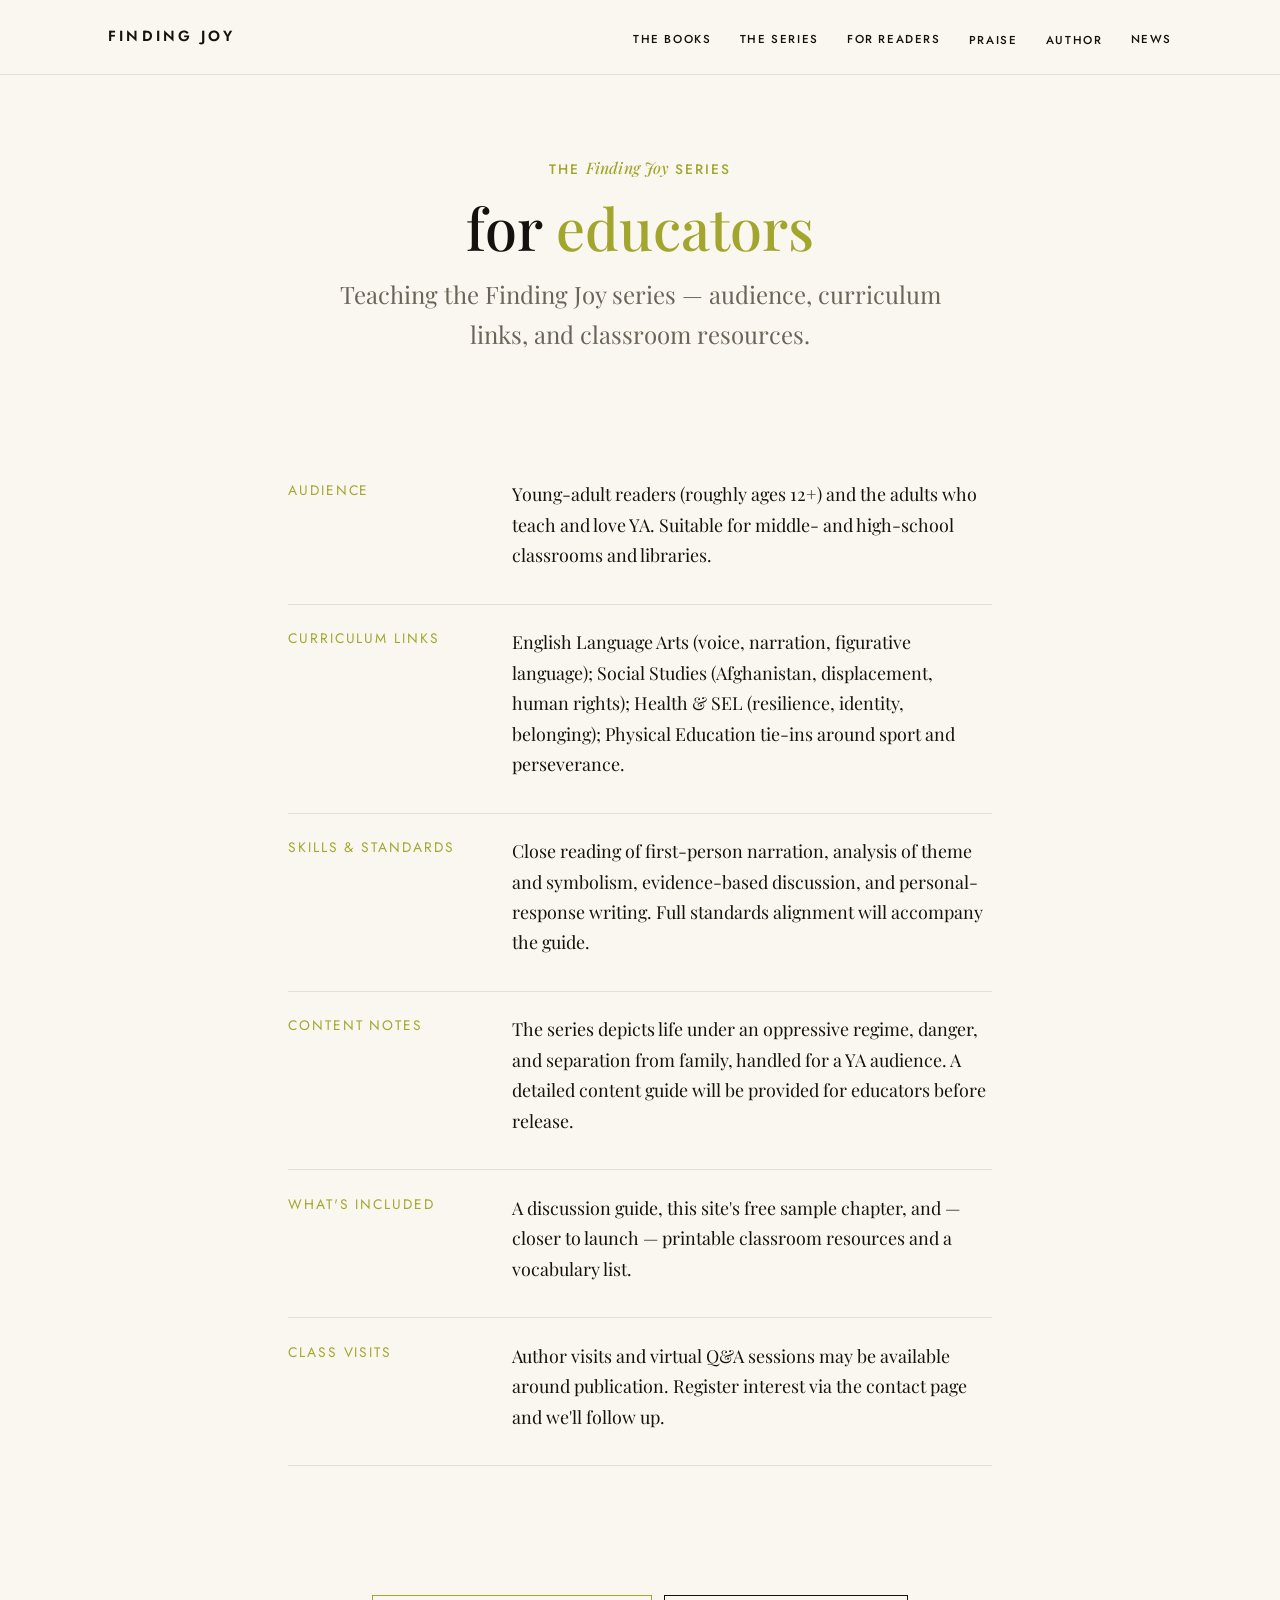
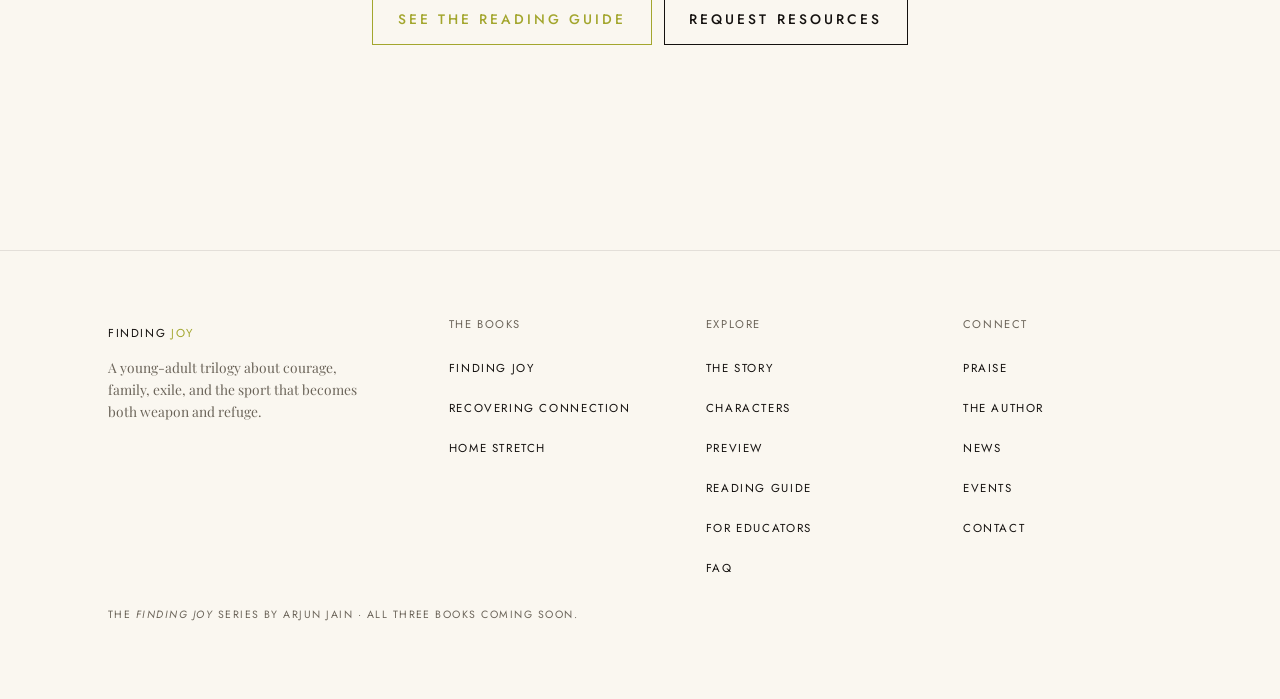
<file: educators.html>
<!DOCTYPE html>
<html lang="en">
<head>
  <meta charset="UTF-8">
  <meta name="viewport" content="width=device-width, initial-scale=1.0">

  <title>For Educators — the Finding Joy series | Arjun Jain</title>
  <meta name="description" content="Teaching the Finding Joy series: audience, curriculum connections, content notes, and classroom resources.">
  <link rel="canonical" href="https://findingjoyseries.com/educators.html">

  <meta property="og:type" content="website">
  <meta property="og:site_name" content="Finding Joy">
  <meta property="og:title" content="For Educators — the Finding Joy series | Arjun Jain">
  <meta property="og:description" content="Teaching the Finding Joy series: audience, curriculum connections, content notes, and classroom resources.">
  <meta property="og:url" content="https://findingjoyseries.com/educators.html">
  <meta property="og:image" content="https://findingjoyseries.com/assets/covers/finding-joy.jpg">
  <meta name="twitter:card" content="summary_large_image">
  <meta name="twitter:title" content="For Educators — the Finding Joy series | Arjun Jain">
  <meta name="twitter:description" content="Teaching the Finding Joy series: audience, curriculum connections, content notes, and classroom resources.">
  <meta name="twitter:image" content="https://findingjoyseries.com/assets/covers/finding-joy.jpg">

  <link rel="icon" href="favicon.svg" type="image/svg+xml">
  <link rel="preconnect" href="https://fonts.googleapis.com">
  <link rel="preconnect" href="https://fonts.gstatic.com" crossorigin>
  <link href="https://fonts.googleapis.com/css2?family=Playfair+Display:ital,wght@0,400;0,500;0,600;1,400;1,500&family=Cormorant+Garamond:ital@0;1&family=Jost:wght@400;500;600&display=swap" rel="stylesheet">
  <script>document.documentElement.className += " js";</script>
  <link rel="stylesheet" href="assets/css/styles.css">
</head>
<body>
  <a class="skip-link" href="#main">Skip to content</a>

  <header class="nav" data-nav>
    <div class="wrap nav__inner">
      <a class="nav__brand" href="index.html" aria-label="Finding Joy — home">Finding Joy</a>
      <nav aria-label="Primary">
        <ul class="nav__list">
          <li class="nav__item nav__item--has-menu">
            <button type="button" class="nav__link" data-dropdown-trigger aria-expanded="false" aria-haspopup="true">The Books</button>
            <ul class="nav__menu">
              <li><a href="books/finding-joy.html">Finding Joy</a></li>
              <li><a href="books/recovering-connection.html">Recovering Connection</a></li>
              <li><a href="books/home-stretch.html">Home Stretch</a></li>
            </ul>
          </li>
          <li class="nav__item nav__item--has-menu">
            <button type="button" class="nav__link" data-dropdown-trigger aria-expanded="false" aria-haspopup="true">The Series</button>
            <ul class="nav__menu">
              <li><a href="story.html">The Story</a></li>
              <li><a href="characters.html">Characters</a></li>
              <li><a href="sample-chapter.html">Preview</a></li>
            </ul>
          </li>
          <li class="nav__item nav__item--has-menu">
            <button type="button" class="nav__link" data-dropdown-trigger aria-expanded="false" aria-haspopup="true">For Readers</button>
            <ul class="nav__menu">
              <li><a href="reading-guide.html">Reading Guide</a></li>
              <li><a href="educators.html" aria-current="page">For Educators</a></li>
              <li><a href="faq.html">FAQ</a></li>
            </ul>
          </li>
          <li class="nav__item"><a class="nav__link" href="praise.html">Praise</a></li>
          <li class="nav__item"><a class="nav__link" href="author.html">Author</a></li>
          <li class="nav__item nav__item--has-menu">
            <button type="button" class="nav__link" data-dropdown-trigger aria-expanded="false" aria-haspopup="true">News</button>
            <ul class="nav__menu">
              <li><a href="news.html">Latest News</a></li>
              <li><a href="events.html">Events</a></li>
            </ul>
          </li>
        </ul>
      </nav>
      <button type="button" class="nav__toggle" data-menu-toggle aria-expanded="false" aria-controls="mobile-menu" aria-label="Open menu">
        <span></span><span></span><span></span>
      </button>
    </div>
  </header>

  <div class="mobile-menu" id="mobile-menu" data-mobile-menu>
    <button type="button" class="mobile-menu__close" data-menu-close aria-label="Close menu">&times;</button>
    <ul class="mobile-menu__list">
      <li>
        <span class="mobile-menu__link" aria-hidden="true">The Books</span>
        <ul class="mobile-menu__sub">
          <li><a href="books/finding-joy.html">Finding Joy</a></li>
          <li><a href="books/recovering-connection.html">Recovering Connection</a></li>
          <li><a href="books/home-stretch.html">Home Stretch</a></li>
        </ul>
      </li>
      <li>
        <span class="mobile-menu__link" aria-hidden="true">The Series</span>
        <ul class="mobile-menu__sub">
          <li><a href="story.html">The Story</a></li>
          <li><a href="characters.html">Characters</a></li>
          <li><a href="sample-chapter.html">Preview</a></li>
        </ul>
      </li>
      <li>
        <span class="mobile-menu__link" aria-hidden="true">For Readers</span>
        <ul class="mobile-menu__sub">
          <li><a href="reading-guide.html">Reading Guide</a></li>
          <li><a href="educators.html" aria-current="page">For Educators</a></li>
          <li><a href="faq.html">FAQ</a></li>
        </ul>
      </li>
      <li><a class="mobile-menu__link" href="praise.html">Praise</a></li>
      <li><a class="mobile-menu__link" href="author.html">Author</a></li>
      <li>
        <span class="mobile-menu__link" aria-hidden="true">News</span>
        <ul class="mobile-menu__sub">
          <li><a href="news.html">Latest News</a></li>
          <li><a href="events.html">Events</a></li>
        </ul>
      </li>
      <li><a class="mobile-menu__link" href="contact.html">Contact</a></li>
    </ul>
  </div>

  <main id="main">
    <header class="page-head wrap">
      <p class="series-line">The <em>Finding Joy</em> series</p>
      <h1 class="page-head__title">for <span class="key">educators</span></h1>
      <p class="page-head__intro">Teaching the Finding Joy series — audience, curriculum links, and classroom resources.</p>
    </header>

    <section class="section section--tight wrap">
      <!-- REPLACEABLE PLACEHOLDER — educator resources are in development. -->
      <div class="deflist reveal">
        <div class="deflist__row">
          <div class="deflist__term">Audience</div>
          <div class="deflist__desc"><p>Young-adult readers (roughly ages 12+) and the adults who teach and love YA. Suitable for middle- and high-school classrooms and libraries.</p></div>
        </div>
        <div class="deflist__row">
          <div class="deflist__term">Curriculum links</div>
          <div class="deflist__desc"><p>English Language Arts (voice, narration, figurative language); Social Studies (Afghanistan, displacement, human rights); Health &amp; SEL (resilience, identity, belonging); Physical Education tie-ins around sport and perseverance.</p></div>
        </div>
        <div class="deflist__row">
          <div class="deflist__term">Skills &amp; standards</div>
          <div class="deflist__desc"><p>Close reading of first-person narration, analysis of theme and symbolism, evidence-based discussion, and personal-response writing. Full standards alignment will accompany the guide.</p></div>
        </div>
        <div class="deflist__row">
          <div class="deflist__term">Content notes</div>
          <div class="deflist__desc"><p>The series depicts life under an oppressive regime, danger, and separation from family, handled for a YA audience. A detailed content guide will be provided for educators before release.</p></div>
        </div>
        <div class="deflist__row">
          <div class="deflist__term">What's included</div>
          <div class="deflist__desc"><p>A discussion guide, this site's free sample chapter, and — closer to launch — printable classroom resources and a vocabulary list.</p></div>
        </div>
        <div class="deflist__row">
          <div class="deflist__term">Class visits</div>
          <div class="deflist__desc"><p>Author visits and virtual Q&amp;A sessions may be available around publication. Register interest via the contact page and we'll follow up.</p></div>
        </div>
      </div>
    </section>

    <section class="section--tight wrap center" style="padding-bottom:var(--section-y);">
      <a class="btn btn--olive" href="reading-guide.html">See the reading guide</a>
      <a class="btn" href="contact.html" style="margin-left:0.5rem;">Request resources</a>
    </section>
  </main>

  <footer class="footer">
    <div class="wrap">
      <div class="footer__cols">
        <div class="footer__col footer__about">
          <a class="footer__brand" href="index.html">finding <span class="key">joy</span></a>
          <p>A young-adult trilogy about courage, family, exile, and the sport that becomes both weapon and refuge.</p>
        </div>
        <div class="footer__col">
          <p class="footer__col-title">The Books</p>
          <ul>
          <li><a href="books/finding-joy.html">Finding Joy</a></li>
          <li><a href="books/recovering-connection.html">Recovering Connection</a></li>
          <li><a href="books/home-stretch.html">Home Stretch</a></li>
          </ul>
        </div>
        <div class="footer__col">
          <p class="footer__col-title">Explore</p>
          <ul>
          <li><a href="story.html">The Story</a></li>
          <li><a href="characters.html">Characters</a></li>
          <li><a href="sample-chapter.html">Preview</a></li>
          <li><a href="reading-guide.html">Reading Guide</a></li>
          <li><a href="educators.html">For Educators</a></li>
          <li><a href="faq.html">FAQ</a></li>
          </ul>
        </div>
        <div class="footer__col">
          <p class="footer__col-title">Connect</p>
          <ul>
          <li><a href="praise.html">Praise</a></li>
          <li><a href="author.html">The Author</a></li>
          <li><a href="news.html">News</a></li>
          <li><a href="events.html">Events</a></li>
          <li><a href="contact.html">Contact</a></li>
          </ul>
        </div>
      </div>
      <p class="footer__meta">The <em>Finding Joy</em> series by Arjun Jain · All three books coming soon.</p>
    </div>
  </footer>


  <script src="assets/js/main.js"></script>
</body>
</html>
</file>
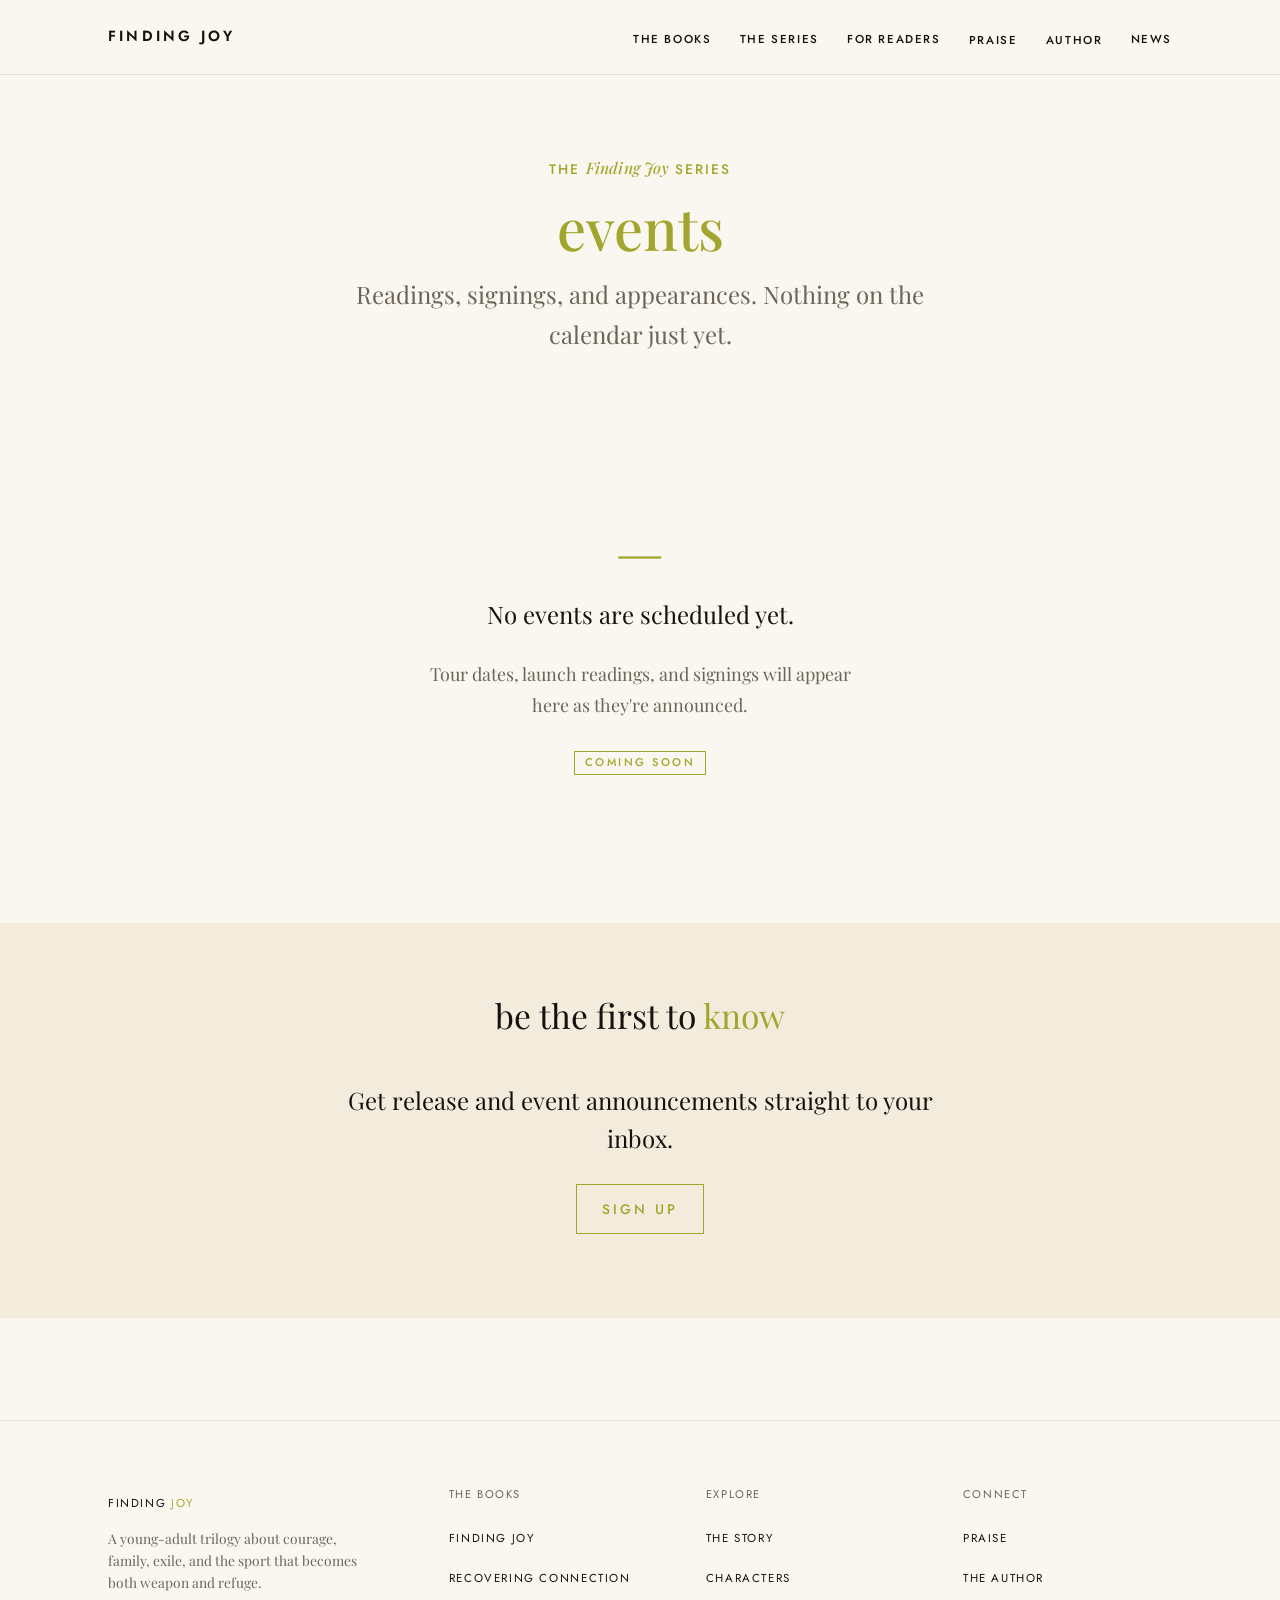
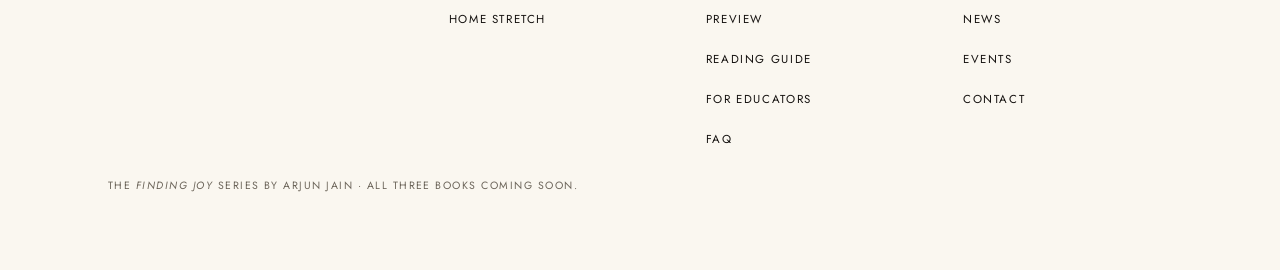
<file: events.html>
<!DOCTYPE html>
<html lang="en">
<head>
  <meta charset="UTF-8">
  <meta name="viewport" content="width=device-width, initial-scale=1.0">

  <title>Events — the Finding Joy series | Arjun Jain</title>
  <meta name="description" content="Readings, signings, and appearances for the Finding Joy series by Arjun Jain.">
  <link rel="canonical" href="https://findingjoyseries.com/events.html">

  <meta property="og:type" content="website">
  <meta property="og:site_name" content="Finding Joy">
  <meta property="og:title" content="Events — the Finding Joy series | Arjun Jain">
  <meta property="og:description" content="Readings, signings, and appearances for the Finding Joy series by Arjun Jain.">
  <meta property="og:url" content="https://findingjoyseries.com/events.html">
  <meta property="og:image" content="https://findingjoyseries.com/assets/covers/finding-joy.jpg">
  <meta name="twitter:card" content="summary_large_image">
  <meta name="twitter:title" content="Events — the Finding Joy series | Arjun Jain">
  <meta name="twitter:description" content="Readings, signings, and appearances for the Finding Joy series by Arjun Jain.">
  <meta name="twitter:image" content="https://findingjoyseries.com/assets/covers/finding-joy.jpg">

  <link rel="icon" href="favicon.svg" type="image/svg+xml">
  <link rel="preconnect" href="https://fonts.googleapis.com">
  <link rel="preconnect" href="https://fonts.gstatic.com" crossorigin>
  <link href="https://fonts.googleapis.com/css2?family=Playfair+Display:ital,wght@0,400;0,500;0,600;1,400;1,500&family=Cormorant+Garamond:ital@0;1&family=Jost:wght@400;500;600&display=swap" rel="stylesheet">
  <script>document.documentElement.className += " js";</script>
  <link rel="stylesheet" href="assets/css/styles.css">
</head>
<body>
  <a class="skip-link" href="#main">Skip to content</a>

  <header class="nav" data-nav>
    <div class="wrap nav__inner">
      <a class="nav__brand" href="index.html" aria-label="Finding Joy — home">Finding Joy</a>
      <nav aria-label="Primary">
        <ul class="nav__list">
          <li class="nav__item nav__item--has-menu">
            <button type="button" class="nav__link" data-dropdown-trigger aria-expanded="false" aria-haspopup="true">The Books</button>
            <ul class="nav__menu">
              <li><a href="books/finding-joy.html">Finding Joy</a></li>
              <li><a href="books/recovering-connection.html">Recovering Connection</a></li>
              <li><a href="books/home-stretch.html">Home Stretch</a></li>
            </ul>
          </li>
          <li class="nav__item nav__item--has-menu">
            <button type="button" class="nav__link" data-dropdown-trigger aria-expanded="false" aria-haspopup="true">The Series</button>
            <ul class="nav__menu">
              <li><a href="story.html">The Story</a></li>
              <li><a href="characters.html">Characters</a></li>
              <li><a href="sample-chapter.html">Preview</a></li>
            </ul>
          </li>
          <li class="nav__item nav__item--has-menu">
            <button type="button" class="nav__link" data-dropdown-trigger aria-expanded="false" aria-haspopup="true">For Readers</button>
            <ul class="nav__menu">
              <li><a href="reading-guide.html">Reading Guide</a></li>
              <li><a href="educators.html">For Educators</a></li>
              <li><a href="faq.html">FAQ</a></li>
            </ul>
          </li>
          <li class="nav__item"><a class="nav__link" href="praise.html">Praise</a></li>
          <li class="nav__item"><a class="nav__link" href="author.html">Author</a></li>
          <li class="nav__item nav__item--has-menu">
            <button type="button" class="nav__link" data-dropdown-trigger aria-expanded="false" aria-haspopup="true">News</button>
            <ul class="nav__menu">
              <li><a href="news.html">Latest News</a></li>
              <li><a href="events.html" aria-current="page">Events</a></li>
            </ul>
          </li>
        </ul>
      </nav>
      <button type="button" class="nav__toggle" data-menu-toggle aria-expanded="false" aria-controls="mobile-menu" aria-label="Open menu">
        <span></span><span></span><span></span>
      </button>
    </div>
  </header>

  <div class="mobile-menu" id="mobile-menu" data-mobile-menu>
    <button type="button" class="mobile-menu__close" data-menu-close aria-label="Close menu">&times;</button>
    <ul class="mobile-menu__list">
      <li>
        <span class="mobile-menu__link" aria-hidden="true">The Books</span>
        <ul class="mobile-menu__sub">
          <li><a href="books/finding-joy.html">Finding Joy</a></li>
          <li><a href="books/recovering-connection.html">Recovering Connection</a></li>
          <li><a href="books/home-stretch.html">Home Stretch</a></li>
        </ul>
      </li>
      <li>
        <span class="mobile-menu__link" aria-hidden="true">The Series</span>
        <ul class="mobile-menu__sub">
          <li><a href="story.html">The Story</a></li>
          <li><a href="characters.html">Characters</a></li>
          <li><a href="sample-chapter.html">Preview</a></li>
        </ul>
      </li>
      <li>
        <span class="mobile-menu__link" aria-hidden="true">For Readers</span>
        <ul class="mobile-menu__sub">
          <li><a href="reading-guide.html">Reading Guide</a></li>
          <li><a href="educators.html">For Educators</a></li>
          <li><a href="faq.html">FAQ</a></li>
        </ul>
      </li>
      <li><a class="mobile-menu__link" href="praise.html">Praise</a></li>
      <li><a class="mobile-menu__link" href="author.html">Author</a></li>
      <li>
        <span class="mobile-menu__link" aria-hidden="true">News</span>
        <ul class="mobile-menu__sub">
          <li><a href="news.html">Latest News</a></li>
          <li><a href="events.html" aria-current="page">Events</a></li>
        </ul>
      </li>
      <li><a class="mobile-menu__link" href="contact.html">Contact</a></li>
    </ul>
  </div>

  <main id="main">
    <header class="page-head wrap">
      <p class="series-line">The <em>Finding Joy</em> series</p>
      <h1 class="page-head__title"><span class="key">events</span></h1>
      <p class="page-head__intro">Readings, signings, and appearances. Nothing on the calendar just yet.</p>
    </header>

    <section class="section section--tight wrap">
      <!-- Renders from data/events.js when events exist; otherwise this empty state shows. -->
      <div data-events>
        <div class="empty-state reveal">
          <div class="empty-state__mark" aria-hidden="true">&#8212;</div>
          <p class="lead" style="margin-top:1rem;">No events are scheduled yet.</p>
          <p style="color:var(--muted);">Tour dates, launch readings, and signings will appear here as they're announced.</p>
          <p style="margin-top:1.5rem;"><span class="badge">Coming Soon</span></p>
        </div>
      </div>
    </section>

    <section class="band section--tight">
      <div class="wrap">
        <p class="band__title">be the first to <span class="key">know</span></p>
        <p class="lead" style="margin-top:1rem;">Get release and event announcements straight to your inbox.</p>
        <p style="margin-top:1.5rem;"><a class="btn btn--olive" href="index.html#newsletter-heading">Sign up</a></p>
      </div>
    </section>
  </main>

  <footer class="footer">
    <div class="wrap">
      <div class="footer__cols">
        <div class="footer__col footer__about">
          <a class="footer__brand" href="index.html">finding <span class="key">joy</span></a>
          <p>A young-adult trilogy about courage, family, exile, and the sport that becomes both weapon and refuge.</p>
        </div>
        <div class="footer__col">
          <p class="footer__col-title">The Books</p>
          <ul>
          <li><a href="books/finding-joy.html">Finding Joy</a></li>
          <li><a href="books/recovering-connection.html">Recovering Connection</a></li>
          <li><a href="books/home-stretch.html">Home Stretch</a></li>
          </ul>
        </div>
        <div class="footer__col">
          <p class="footer__col-title">Explore</p>
          <ul>
          <li><a href="story.html">The Story</a></li>
          <li><a href="characters.html">Characters</a></li>
          <li><a href="sample-chapter.html">Preview</a></li>
          <li><a href="reading-guide.html">Reading Guide</a></li>
          <li><a href="educators.html">For Educators</a></li>
          <li><a href="faq.html">FAQ</a></li>
          </ul>
        </div>
        <div class="footer__col">
          <p class="footer__col-title">Connect</p>
          <ul>
          <li><a href="praise.html">Praise</a></li>
          <li><a href="author.html">The Author</a></li>
          <li><a href="news.html">News</a></li>
          <li><a href="events.html">Events</a></li>
          <li><a href="contact.html">Contact</a></li>
          </ul>
        </div>
      </div>
      <p class="footer__meta">The <em>Finding Joy</em> series by Arjun Jain · All three books coming soon.</p>
    </div>
  </footer>

  <script src="data/events.js"></script>

  <script src="assets/js/main.js"></script>
</body>
</html>
</file>
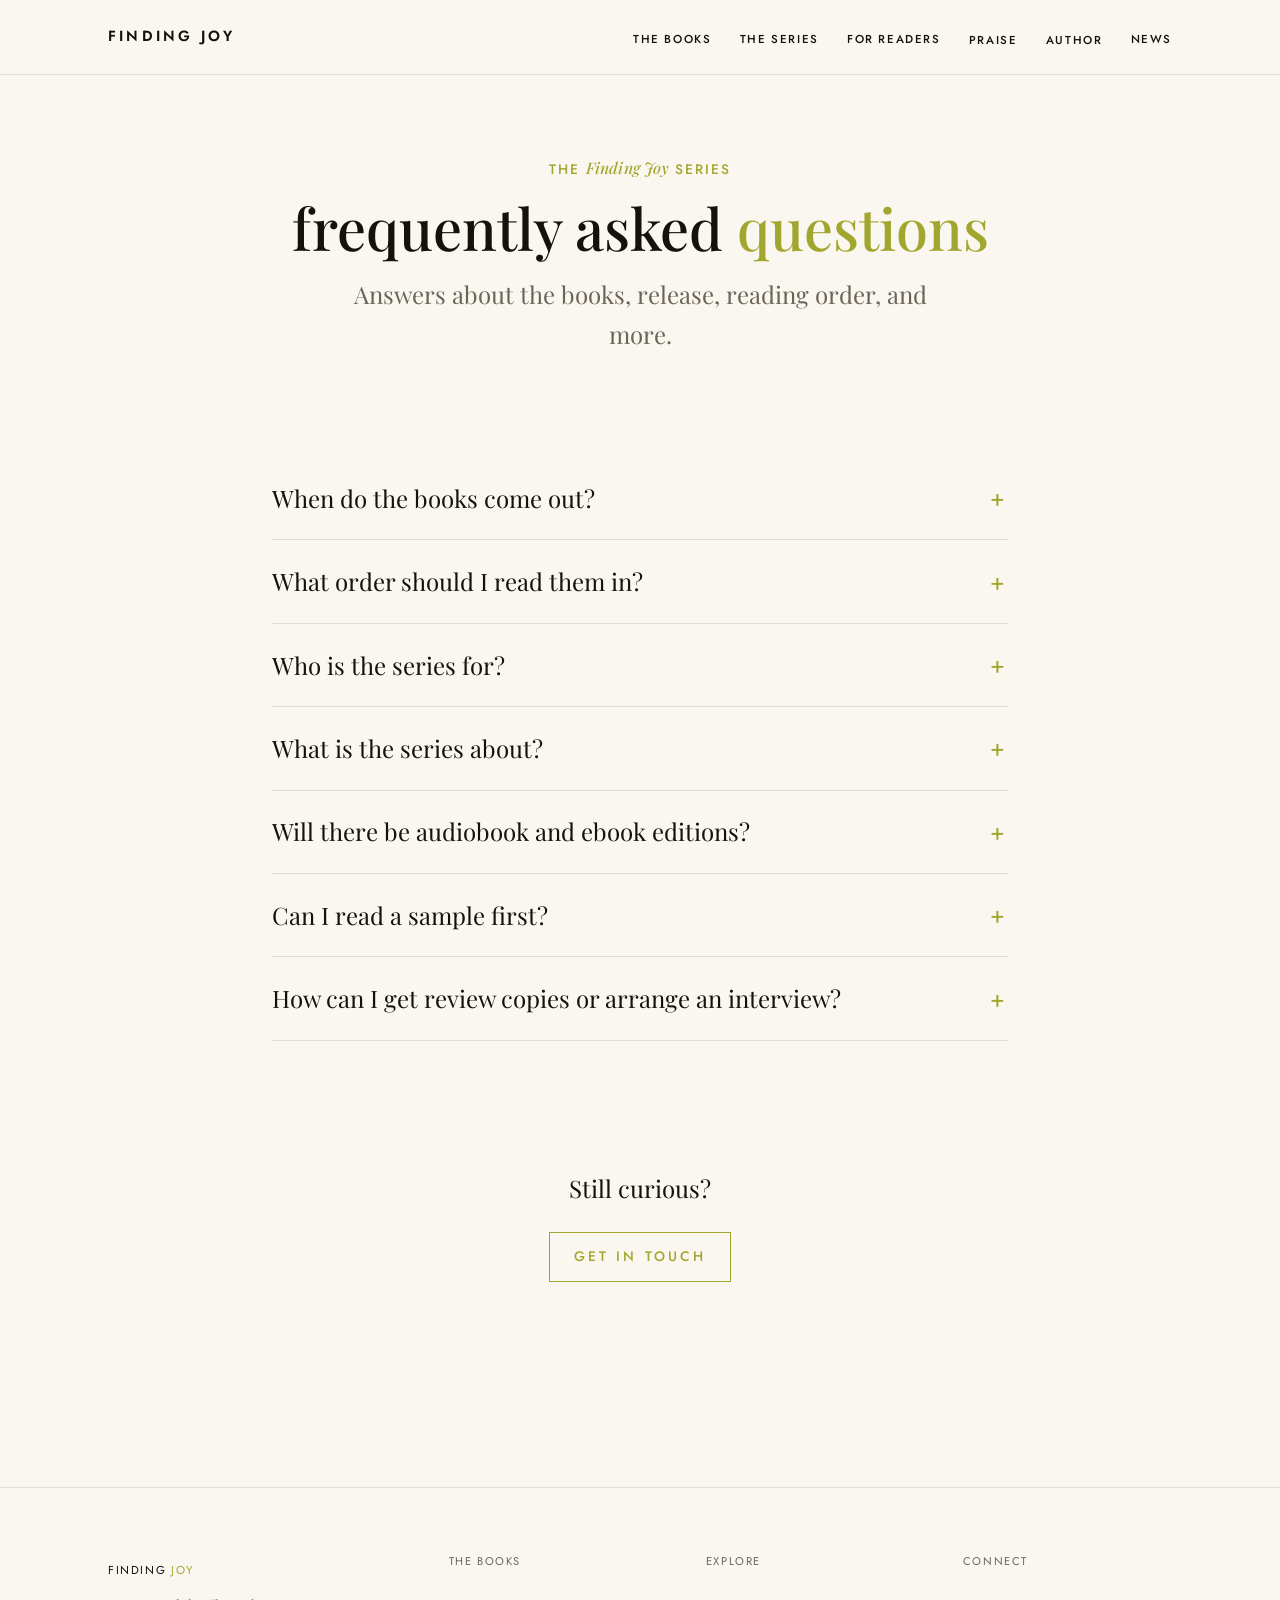
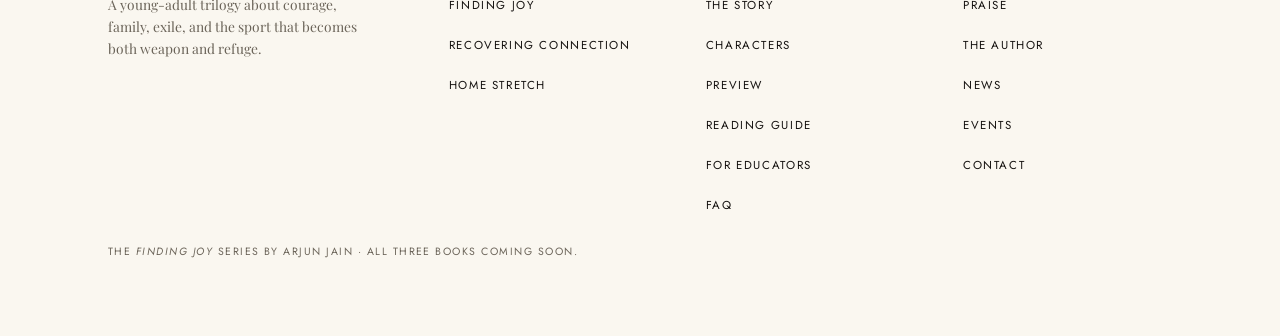
<file: faq.html>
<!DOCTYPE html>
<html lang="en">
<head>
  <meta charset="UTF-8">
  <meta name="viewport" content="width=device-width, initial-scale=1.0">

  <title>FAQ — the Finding Joy series | Arjun Jain</title>
  <meta name="description" content="Frequently asked questions about the Finding Joy series: release, reading order, formats, samples, and press.">
  <link rel="canonical" href="https://findingjoyseries.com/faq.html">

  <meta property="og:type" content="website">
  <meta property="og:site_name" content="Finding Joy">
  <meta property="og:title" content="FAQ — the Finding Joy series | Arjun Jain">
  <meta property="og:description" content="Frequently asked questions about the Finding Joy series: release, reading order, formats, samples, and press.">
  <meta property="og:url" content="https://findingjoyseries.com/faq.html">
  <meta property="og:image" content="https://findingjoyseries.com/assets/covers/finding-joy.jpg">
  <meta name="twitter:card" content="summary_large_image">
  <meta name="twitter:title" content="FAQ — the Finding Joy series | Arjun Jain">
  <meta name="twitter:description" content="Frequently asked questions about the Finding Joy series: release, reading order, formats, samples, and press.">
  <meta name="twitter:image" content="https://findingjoyseries.com/assets/covers/finding-joy.jpg">

  <link rel="icon" href="favicon.svg" type="image/svg+xml">
  <link rel="preconnect" href="https://fonts.googleapis.com">
  <link rel="preconnect" href="https://fonts.gstatic.com" crossorigin>
  <link href="https://fonts.googleapis.com/css2?family=Playfair+Display:ital,wght@0,400;0,500;0,600;1,400;1,500&family=Cormorant+Garamond:ital@0;1&family=Jost:wght@400;500;600&display=swap" rel="stylesheet">
  <script>document.documentElement.className += " js";</script>
  <link rel="stylesheet" href="assets/css/styles.css">
</head>
<body>
  <a class="skip-link" href="#main">Skip to content</a>

  <header class="nav" data-nav>
    <div class="wrap nav__inner">
      <a class="nav__brand" href="index.html" aria-label="Finding Joy — home">Finding Joy</a>
      <nav aria-label="Primary">
        <ul class="nav__list">
          <li class="nav__item nav__item--has-menu">
            <button type="button" class="nav__link" data-dropdown-trigger aria-expanded="false" aria-haspopup="true">The Books</button>
            <ul class="nav__menu">
              <li><a href="books/finding-joy.html">Finding Joy</a></li>
              <li><a href="books/recovering-connection.html">Recovering Connection</a></li>
              <li><a href="books/home-stretch.html">Home Stretch</a></li>
            </ul>
          </li>
          <li class="nav__item nav__item--has-menu">
            <button type="button" class="nav__link" data-dropdown-trigger aria-expanded="false" aria-haspopup="true">The Series</button>
            <ul class="nav__menu">
              <li><a href="story.html">The Story</a></li>
              <li><a href="characters.html">Characters</a></li>
              <li><a href="sample-chapter.html">Preview</a></li>
            </ul>
          </li>
          <li class="nav__item nav__item--has-menu">
            <button type="button" class="nav__link" data-dropdown-trigger aria-expanded="false" aria-haspopup="true">For Readers</button>
            <ul class="nav__menu">
              <li><a href="reading-guide.html">Reading Guide</a></li>
              <li><a href="educators.html">For Educators</a></li>
              <li><a href="faq.html" aria-current="page">FAQ</a></li>
            </ul>
          </li>
          <li class="nav__item"><a class="nav__link" href="praise.html">Praise</a></li>
          <li class="nav__item"><a class="nav__link" href="author.html">Author</a></li>
          <li class="nav__item nav__item--has-menu">
            <button type="button" class="nav__link" data-dropdown-trigger aria-expanded="false" aria-haspopup="true">News</button>
            <ul class="nav__menu">
              <li><a href="news.html">Latest News</a></li>
              <li><a href="events.html">Events</a></li>
            </ul>
          </li>
        </ul>
      </nav>
      <button type="button" class="nav__toggle" data-menu-toggle aria-expanded="false" aria-controls="mobile-menu" aria-label="Open menu">
        <span></span><span></span><span></span>
      </button>
    </div>
  </header>

  <div class="mobile-menu" id="mobile-menu" data-mobile-menu>
    <button type="button" class="mobile-menu__close" data-menu-close aria-label="Close menu">&times;</button>
    <ul class="mobile-menu__list">
      <li>
        <span class="mobile-menu__link" aria-hidden="true">The Books</span>
        <ul class="mobile-menu__sub">
          <li><a href="books/finding-joy.html">Finding Joy</a></li>
          <li><a href="books/recovering-connection.html">Recovering Connection</a></li>
          <li><a href="books/home-stretch.html">Home Stretch</a></li>
        </ul>
      </li>
      <li>
        <span class="mobile-menu__link" aria-hidden="true">The Series</span>
        <ul class="mobile-menu__sub">
          <li><a href="story.html">The Story</a></li>
          <li><a href="characters.html">Characters</a></li>
          <li><a href="sample-chapter.html">Preview</a></li>
        </ul>
      </li>
      <li>
        <span class="mobile-menu__link" aria-hidden="true">For Readers</span>
        <ul class="mobile-menu__sub">
          <li><a href="reading-guide.html">Reading Guide</a></li>
          <li><a href="educators.html">For Educators</a></li>
          <li><a href="faq.html" aria-current="page">FAQ</a></li>
        </ul>
      </li>
      <li><a class="mobile-menu__link" href="praise.html">Praise</a></li>
      <li><a class="mobile-menu__link" href="author.html">Author</a></li>
      <li>
        <span class="mobile-menu__link" aria-hidden="true">News</span>
        <ul class="mobile-menu__sub">
          <li><a href="news.html">Latest News</a></li>
          <li><a href="events.html">Events</a></li>
        </ul>
      </li>
      <li><a class="mobile-menu__link" href="contact.html">Contact</a></li>
    </ul>
  </div>

  <main id="main">
    <header class="page-head wrap">
      <p class="series-line">The <em>Finding Joy</em> series</p>
      <h1 class="page-head__title">frequently asked <span class="key">questions</span></h1>
      <p class="page-head__intro">Answers about the books, release, reading order, and more.</p>
    </header>

    <section class="section section--tight wrap">
      <!-- Renders from data/faq.js; the items below are a no-JS fallback. -->
      <div class="qa reveal" data-faq>
        <details class="qa__item">
          <summary class="qa__q">When do the books come out?</summary>
          <div class="qa__a"><p>All three books are coming soon; dates haven't been announced. Sign up on the home page to hear first.</p></div>
        </details>
        <details class="qa__item">
          <summary class="qa__q">What order should I read them in?</summary>
          <div class="qa__a"><p>Series order: finding joy, then recovering connection, then home stretch.</p></div>
        </details>
        <details class="qa__item">
          <summary class="qa__q">Can I read a sample first?</summary>
          <div class="qa__a"><p>Yes — a full sample chapter from Book 1 is on the Preview page.</p></div>
        </details>
      </div>
    </section>

    <section class="section--tight wrap center" style="padding-bottom:var(--section-y);">
      <p class="lead" style="margin-bottom:1.5rem;">Still curious?</p>
      <a class="btn btn--olive" href="contact.html">Get in touch</a>
    </section>
  </main>

  <footer class="footer">
    <div class="wrap">
      <div class="footer__cols">
        <div class="footer__col footer__about">
          <a class="footer__brand" href="index.html">finding <span class="key">joy</span></a>
          <p>A young-adult trilogy about courage, family, exile, and the sport that becomes both weapon and refuge.</p>
        </div>
        <div class="footer__col">
          <p class="footer__col-title">The Books</p>
          <ul>
          <li><a href="books/finding-joy.html">Finding Joy</a></li>
          <li><a href="books/recovering-connection.html">Recovering Connection</a></li>
          <li><a href="books/home-stretch.html">Home Stretch</a></li>
          </ul>
        </div>
        <div class="footer__col">
          <p class="footer__col-title">Explore</p>
          <ul>
          <li><a href="story.html">The Story</a></li>
          <li><a href="characters.html">Characters</a></li>
          <li><a href="sample-chapter.html">Preview</a></li>
          <li><a href="reading-guide.html">Reading Guide</a></li>
          <li><a href="educators.html">For Educators</a></li>
          <li><a href="faq.html">FAQ</a></li>
          </ul>
        </div>
        <div class="footer__col">
          <p class="footer__col-title">Connect</p>
          <ul>
          <li><a href="praise.html">Praise</a></li>
          <li><a href="author.html">The Author</a></li>
          <li><a href="news.html">News</a></li>
          <li><a href="events.html">Events</a></li>
          <li><a href="contact.html">Contact</a></li>
          </ul>
        </div>
      </div>
      <p class="footer__meta">The <em>Finding Joy</em> series by Arjun Jain · All three books coming soon.</p>
    </div>
  </footer>

  <script src="data/faq.js"></script>

  <script src="assets/js/main.js"></script>
</body>
</html>
</file>
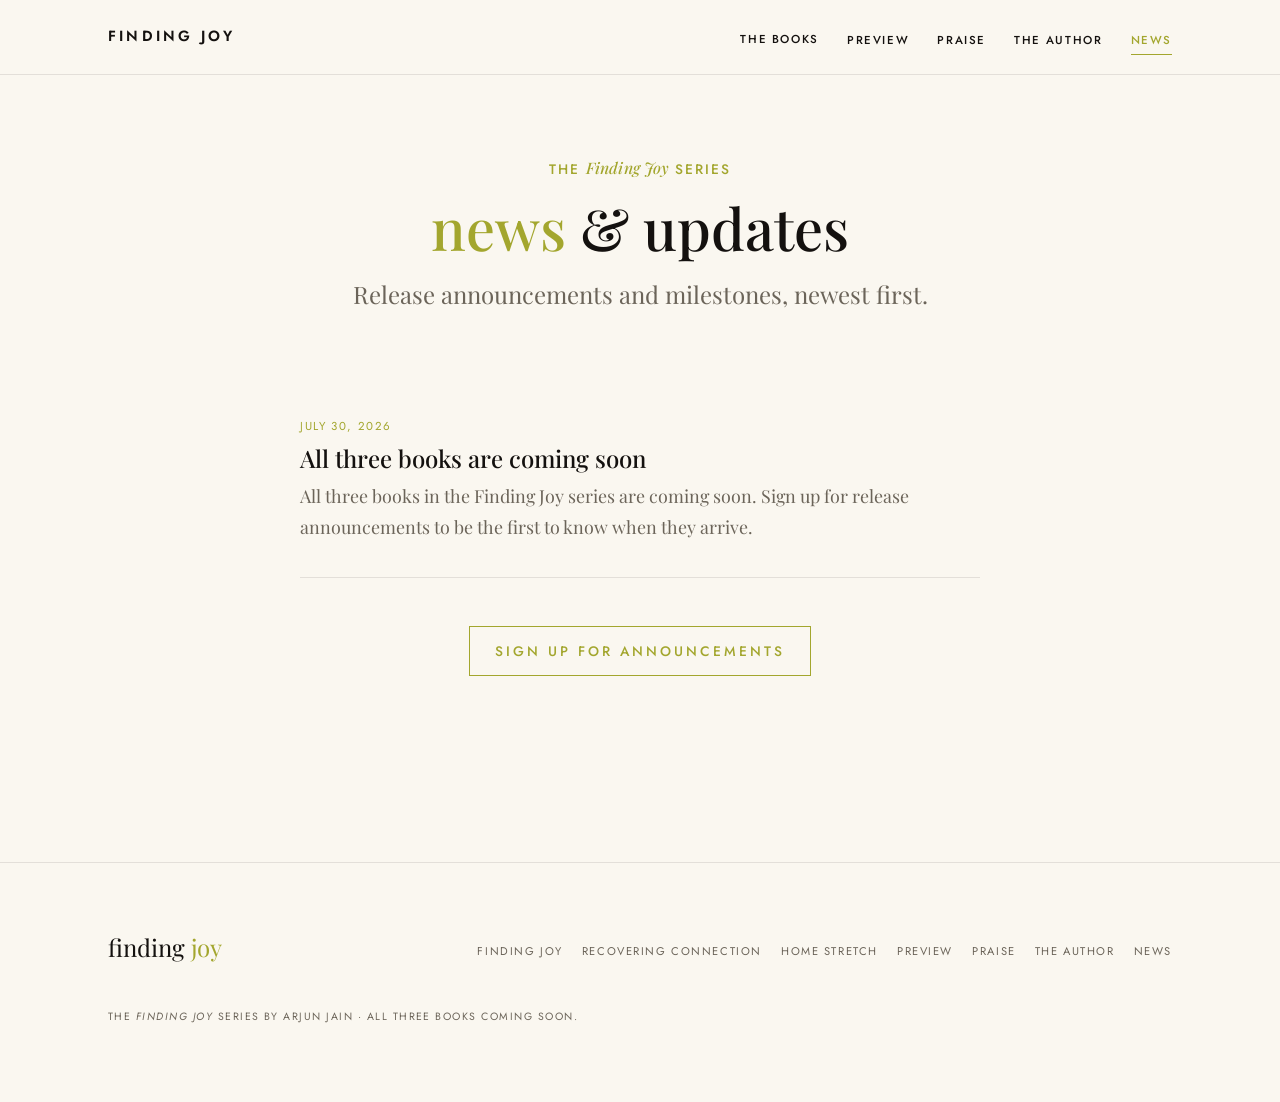
<file: news.html>
<!DOCTYPE html>
<html lang="en">
<head>
  <meta charset="UTF-8">
  <meta name="viewport" content="width=device-width, initial-scale=1.0">

  <title>News — the Finding Joy series | Arjun Jain</title>
  <meta name="description" content="Latest news and release updates for the Finding Joy series by Arjun Jain.">
  <link rel="canonical" href="https://findingjoyseries.com/news.html">

  <meta property="og:type" content="website">
  <meta property="og:site_name" content="Finding Joy">
  <meta property="og:title" content="News — the Finding Joy series">
  <meta property="og:description" content="Latest news and release updates for the Finding Joy series by Arjun Jain.">
  <meta property="og:url" content="https://findingjoyseries.com/news.html">
  <meta property="og:image" content="https://findingjoyseries.com/assets/covers/finding-joy.jpg">
  <meta name="twitter:card" content="summary_large_image">
  <meta name="twitter:title" content="News — the Finding Joy series">
  <meta name="twitter:description" content="Latest news and release updates for the Finding Joy series by Arjun Jain.">
  <meta name="twitter:image" content="https://findingjoyseries.com/assets/covers/finding-joy.jpg">

  <link rel="icon" href="favicon.svg" type="image/svg+xml">
  <link rel="preconnect" href="https://fonts.googleapis.com">
  <link rel="preconnect" href="https://fonts.gstatic.com" crossorigin>
  <link href="https://fonts.googleapis.com/css2?family=Playfair+Display:ital,wght@0,400;0,500;0,600;1,400;1,500&family=Cormorant+Garamond:ital@0;1&family=Jost:wght@400;500;600&display=swap" rel="stylesheet">
  <script>document.documentElement.className += " js";</script>
  <link rel="stylesheet" href="assets/css/styles.css">
</head>
<body>
  <a class="skip-link" href="#main">Skip to content</a>

  <header class="nav" data-nav>
    <div class="wrap nav__inner">
      <a class="nav__brand" href="index.html" aria-label="Finding Joy — home">Finding Joy</a>
      <nav aria-label="Primary">
        <ul class="nav__list">
          <li class="nav__item nav__item--has-menu">
            <button type="button" class="nav__link" data-dropdown-trigger aria-expanded="false" aria-haspopup="true">The Books</button>
            <ul class="nav__menu">
              <li><a href="books/finding-joy.html">Finding Joy</a></li>
              <li><a href="books/recovering-connection.html">Recovering Connection</a></li>
              <li><a href="books/home-stretch.html">Home Stretch</a></li>
            </ul>
          </li>
          <li class="nav__item"><a class="nav__link" href="sample-chapter.html">Preview</a></li>
          <li class="nav__item"><a class="nav__link" href="praise.html">Praise</a></li>
          <li class="nav__item"><a class="nav__link" href="author.html">The Author</a></li>
          <li class="nav__item"><a class="nav__link" href="news.html" aria-current="page">News</a></li>
        </ul>
      </nav>
      <button type="button" class="nav__toggle" data-menu-toggle aria-expanded="false" aria-controls="mobile-menu" aria-label="Open menu">
        <span></span><span></span><span></span>
      </button>
    </div>
  </header>

  <div class="mobile-menu" id="mobile-menu" data-mobile-menu>
    <button type="button" class="mobile-menu__close" data-menu-close aria-label="Close menu">&times;</button>
    <ul class="mobile-menu__list">
      <li>
        <span class="mobile-menu__link" aria-hidden="true">The Books</span>
        <ul class="mobile-menu__sub">
          <li><a href="books/finding-joy.html">Finding Joy</a></li>
          <li><a href="books/recovering-connection.html">Recovering Connection</a></li>
          <li><a href="books/home-stretch.html">Home Stretch</a></li>
        </ul>
      </li>
      <li><a class="mobile-menu__link" href="sample-chapter.html">Preview</a></li>
      <li><a class="mobile-menu__link" href="praise.html">Praise</a></li>
      <li><a class="mobile-menu__link" href="author.html">The Author</a></li>
      <li><a class="mobile-menu__link" href="news.html">News</a></li>
    </ul>
  </div>

  <main id="main">
    <header class="page-head wrap">
      <p class="series-line">The <em>Finding Joy</em> series</p>
      <h1 class="page-head__title"><span class="key">news</span> &amp; updates</h1>
      <p class="page-head__intro">Release announcements and milestones, newest first.</p>
    </header>

    <section class="section section--tight wrap">
      <!-- News items render from data/news.js (newest first).
           The item below is a no-JS fallback the script replaces. -->
      <ul class="news-list" data-news>
        <li class="news-item">
          <div class="news-item__date"><time datetime="2026-07-30">July 30, 2026</time></div>
          <h2 class="news-item__title">All three books are coming soon</h2>
          <p class="news-item__body">All three books in the Finding Joy series are coming soon. Sign up for release announcements to be the first to know when they arrive.</p>
        </li>
      </ul>

      <p class="center" style="margin-top:3rem;">
        <a class="btn btn--olive" href="index.html#newsletter-heading">Sign up for announcements</a>
      </p>
    </section>
  </main>

  <footer class="footer">
    <div class="wrap footer__inner">
      <a class="footer__brand" href="index.html">finding <span class="key">joy</span></a>
      <ul class="footer__nav">
        <li><a href="books/finding-joy.html">Finding Joy</a></li>
        <li><a href="books/recovering-connection.html">Recovering Connection</a></li>
        <li><a href="books/home-stretch.html">Home Stretch</a></li>
        <li><a href="sample-chapter.html">Preview</a></li>
        <li><a href="praise.html">Praise</a></li>
        <li><a href="author.html">The Author</a></li>
        <li><a href="news.html">News</a></li>
      </ul>
      <p class="footer__meta">The <em>Finding Joy</em> series by Arjun Jain · All three books coming soon.</p>
    </div>
  </footer>

  <script src="data/news.js"></script>
  <script src="assets/js/main.js"></script>
</body>
</html>
</file>
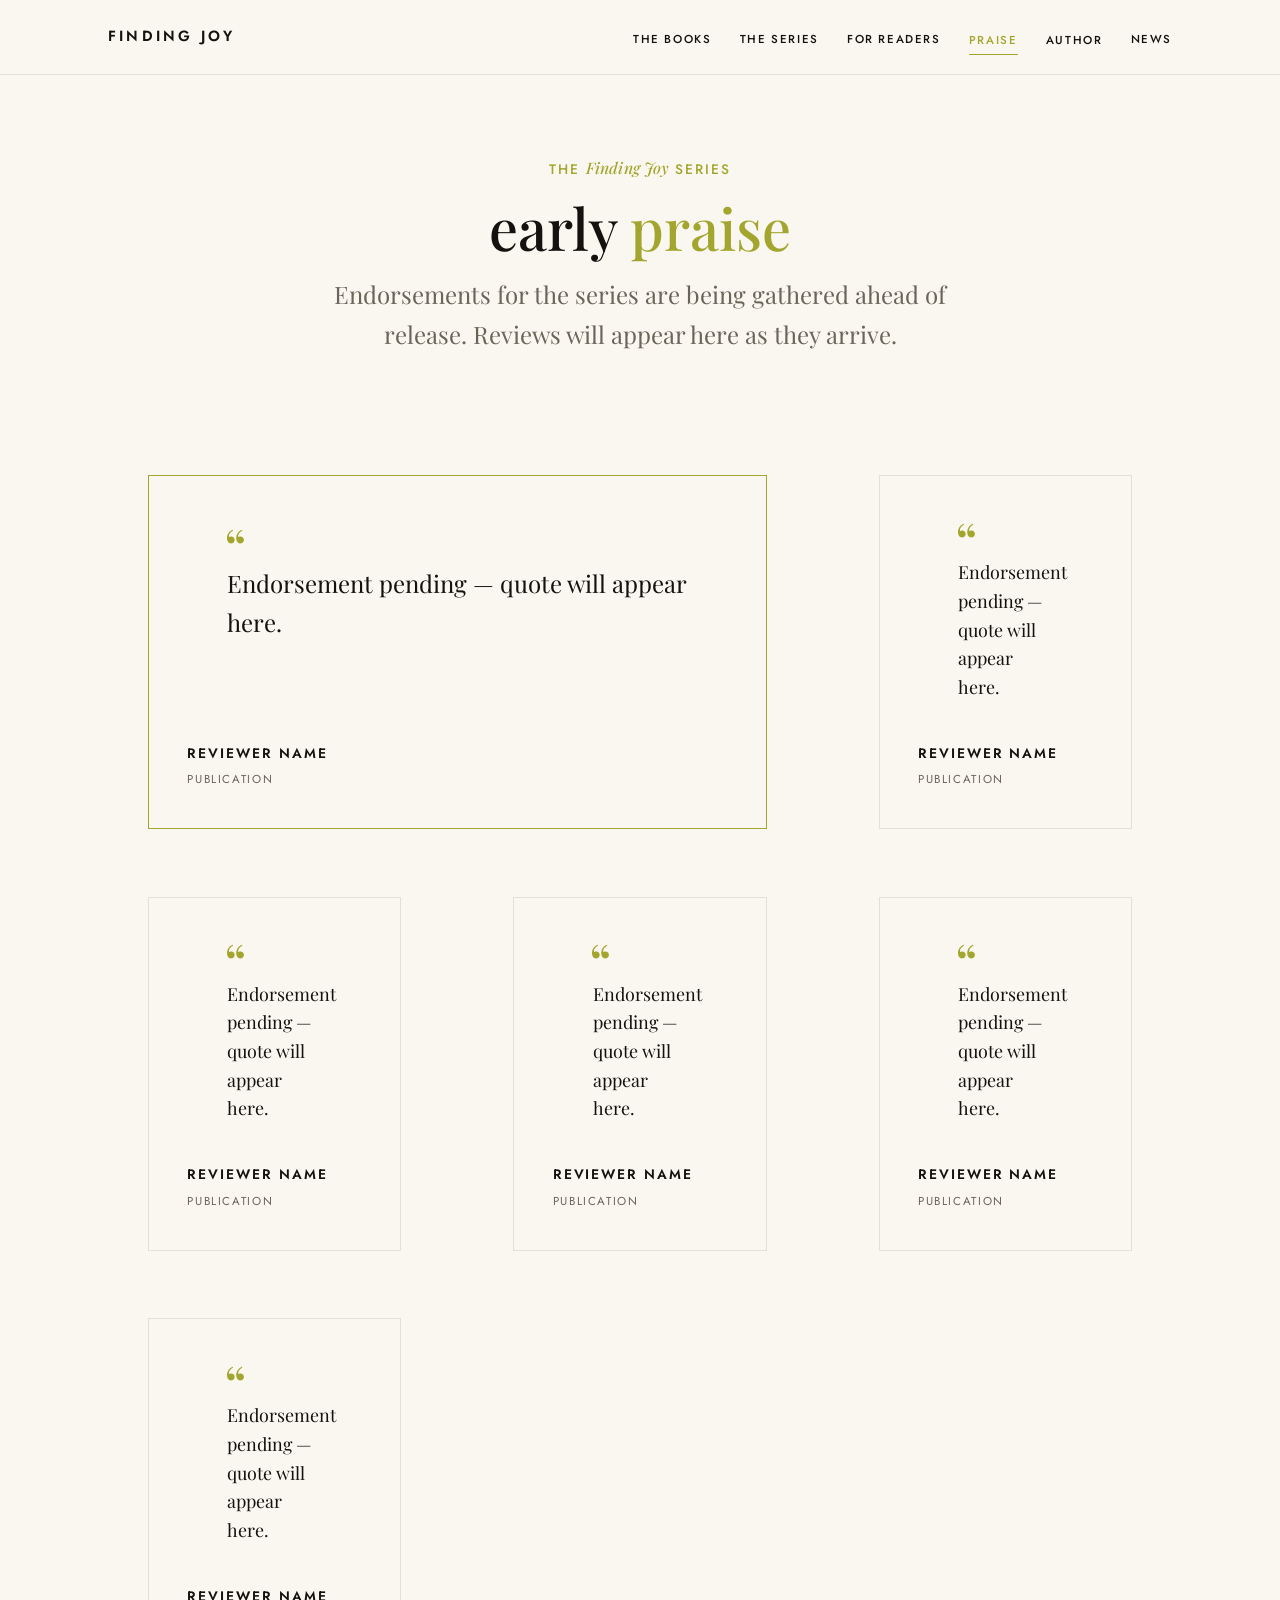
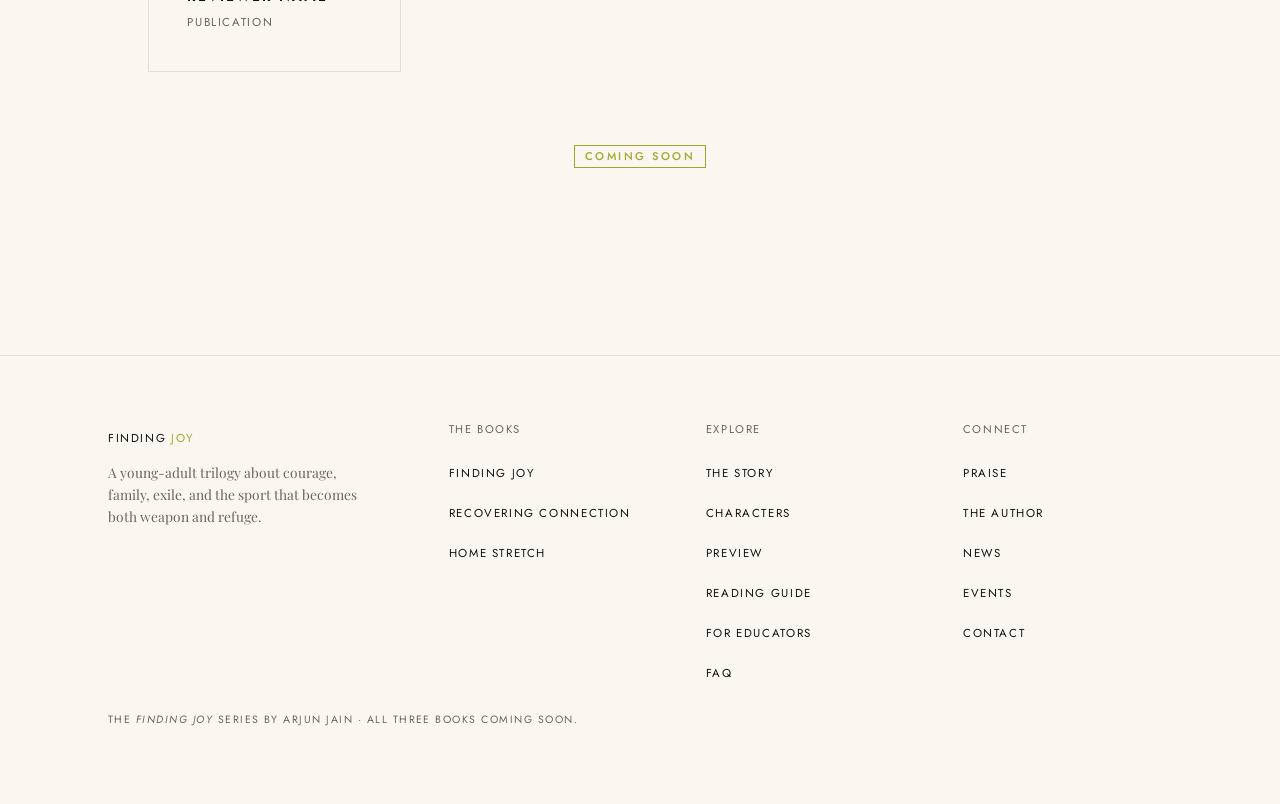
<file: praise.html>
<!DOCTYPE html>
<html lang="en">
<head>
  <meta charset="UTF-8">
  <meta name="viewport" content="width=device-width, initial-scale=1.0">

  <title>Praise — the Finding Joy series | Arjun Jain</title>
  <meta name="description" content="Early praise and endorsements for the Finding Joy series by Arjun Jain.">
  <link rel="canonical" href="https://findingjoyseries.com/praise.html">

  <meta property="og:type" content="website">
  <meta property="og:site_name" content="Finding Joy">
  <meta property="og:title" content="Praise — the Finding Joy series">
  <meta property="og:description" content="Early praise and endorsements for the Finding Joy series by Arjun Jain.">
  <meta property="og:url" content="https://findingjoyseries.com/praise.html">
  <meta property="og:image" content="https://findingjoyseries.com/assets/covers/finding-joy.jpg">
  <meta name="twitter:card" content="summary_large_image">
  <meta name="twitter:title" content="Praise — the Finding Joy series">
  <meta name="twitter:description" content="Early praise and endorsements for the Finding Joy series by Arjun Jain.">
  <meta name="twitter:image" content="https://findingjoyseries.com/assets/covers/finding-joy.jpg">

  <link rel="icon" href="favicon.svg" type="image/svg+xml">
  <link rel="preconnect" href="https://fonts.googleapis.com">
  <link rel="preconnect" href="https://fonts.gstatic.com" crossorigin>
  <link href="https://fonts.googleapis.com/css2?family=Playfair+Display:ital,wght@0,400;0,500;0,600;1,400;1,500&family=Cormorant+Garamond:ital@0;1&family=Jost:wght@400;500;600&display=swap" rel="stylesheet">
  <script>document.documentElement.className += " js";</script>
  <link rel="stylesheet" href="assets/css/styles.css">
</head>
<body>
  <a class="skip-link" href="#main">Skip to content</a>

  <header class="nav" data-nav>
    <div class="wrap nav__inner">
      <a class="nav__brand" href="index.html" aria-label="Finding Joy — home">Finding Joy</a>
      <nav aria-label="Primary">
        <ul class="nav__list">
          <li class="nav__item nav__item--has-menu">
            <button type="button" class="nav__link" data-dropdown-trigger aria-expanded="false" aria-haspopup="true">The Books</button>
            <ul class="nav__menu">
              <li><a href="books/finding-joy.html">Finding Joy</a></li>
              <li><a href="books/recovering-connection.html">Recovering Connection</a></li>
              <li><a href="books/home-stretch.html">Home Stretch</a></li>
            </ul>
          </li>
          <li class="nav__item nav__item--has-menu">
            <button type="button" class="nav__link" data-dropdown-trigger aria-expanded="false" aria-haspopup="true">The Series</button>
            <ul class="nav__menu">
              <li><a href="story.html">The Story</a></li>
              <li><a href="characters.html">Characters</a></li>
              <li><a href="sample-chapter.html">Preview</a></li>
            </ul>
          </li>
          <li class="nav__item nav__item--has-menu">
            <button type="button" class="nav__link" data-dropdown-trigger aria-expanded="false" aria-haspopup="true">For Readers</button>
            <ul class="nav__menu">
              <li><a href="reading-guide.html">Reading Guide</a></li>
              <li><a href="educators.html">For Educators</a></li>
              <li><a href="faq.html">FAQ</a></li>
            </ul>
          </li>
          <li class="nav__item"><a class="nav__link" href="praise.html" aria-current="page">Praise</a></li>
          <li class="nav__item"><a class="nav__link" href="author.html">Author</a></li>
          <li class="nav__item nav__item--has-menu">
            <button type="button" class="nav__link" data-dropdown-trigger aria-expanded="false" aria-haspopup="true">News</button>
            <ul class="nav__menu">
              <li><a href="news.html">Latest News</a></li>
              <li><a href="events.html">Events</a></li>
            </ul>
          </li>
        </ul>
      </nav>
      <button type="button" class="nav__toggle" data-menu-toggle aria-expanded="false" aria-controls="mobile-menu" aria-label="Open menu">
        <span></span><span></span><span></span>
      </button>
    </div>
  </header>

  <div class="mobile-menu" id="mobile-menu" data-mobile-menu>
    <button type="button" class="mobile-menu__close" data-menu-close aria-label="Close menu">&times;</button>
    <ul class="mobile-menu__list">
      <li>
        <span class="mobile-menu__link" aria-hidden="true">The Books</span>
        <ul class="mobile-menu__sub">
          <li><a href="books/finding-joy.html">Finding Joy</a></li>
          <li><a href="books/recovering-connection.html">Recovering Connection</a></li>
          <li><a href="books/home-stretch.html">Home Stretch</a></li>
        </ul>
      </li>
      <li>
        <span class="mobile-menu__link" aria-hidden="true">The Series</span>
        <ul class="mobile-menu__sub">
          <li><a href="story.html">The Story</a></li>
          <li><a href="characters.html">Characters</a></li>
          <li><a href="sample-chapter.html">Preview</a></li>
        </ul>
      </li>
      <li>
        <span class="mobile-menu__link" aria-hidden="true">For Readers</span>
        <ul class="mobile-menu__sub">
          <li><a href="reading-guide.html">Reading Guide</a></li>
          <li><a href="educators.html">For Educators</a></li>
          <li><a href="faq.html">FAQ</a></li>
        </ul>
      </li>
      <li><a class="mobile-menu__link" href="praise.html" aria-current="page">Praise</a></li>
      <li><a class="mobile-menu__link" href="author.html">Author</a></li>
      <li>
        <span class="mobile-menu__link" aria-hidden="true">News</span>
        <ul class="mobile-menu__sub">
          <li><a href="news.html">Latest News</a></li>
          <li><a href="events.html">Events</a></li>
        </ul>
      </li>
      <li><a class="mobile-menu__link" href="contact.html">Contact</a></li>
    </ul>
  </div>

  <main id="main">
    <header class="page-head wrap">
      <p class="series-line">The <em>Finding Joy</em> series</p>
      <h1 class="page-head__title">early <span class="key">praise</span></h1>
      <p class="page-head__intro">Endorsements for the series are being gathered ahead of release. Reviews will appear here as they arrive.</p>
    </header>

    <section class="section section--tight wrap">
      <!-- Cards render from data/endorsements.js. The markup below is a
           no-JS fallback that the script replaces. To add a real quote,
           edit data/endorsements.js — no changes needed here. -->
      <div class="endorse-grid" data-endorsements>
        <figure class="endorse-card endorse-card--featured">
          <blockquote class="endorse-card__quote">Endorsement pending — quote will appear here.</blockquote>
          <figcaption class="endorse-card__attr">
            <div class="endorse-card__name">Reviewer Name</div>
            <div class="endorse-card__credential">Publication</div>
          </figcaption>
        </figure>
        <figure class="endorse-card">
          <blockquote class="endorse-card__quote">Endorsement pending — quote will appear here.</blockquote>
          <figcaption class="endorse-card__attr">
            <div class="endorse-card__name">Reviewer Name</div>
            <div class="endorse-card__credential">Publication</div>
          </figcaption>
        </figure>
        <figure class="endorse-card">
          <blockquote class="endorse-card__quote">Endorsement pending — quote will appear here.</blockquote>
          <figcaption class="endorse-card__attr">
            <div class="endorse-card__name">Reviewer Name</div>
            <div class="endorse-card__credential">Publication</div>
          </figcaption>
        </figure>
        <figure class="endorse-card">
          <blockquote class="endorse-card__quote">Endorsement pending — quote will appear here.</blockquote>
          <figcaption class="endorse-card__attr">
            <div class="endorse-card__name">Reviewer Name</div>
            <div class="endorse-card__credential">Publication</div>
          </figcaption>
        </figure>
        <figure class="endorse-card">
          <blockquote class="endorse-card__quote">Endorsement pending — quote will appear here.</blockquote>
          <figcaption class="endorse-card__attr">
            <div class="endorse-card__name">Reviewer Name</div>
            <div class="endorse-card__credential">Publication</div>
          </figcaption>
        </figure>
        <figure class="endorse-card">
          <blockquote class="endorse-card__quote">Endorsement pending — quote will appear here.</blockquote>
          <figcaption class="endorse-card__attr">
            <div class="endorse-card__name">Reviewer Name</div>
            <div class="endorse-card__credential">Publication</div>
          </figcaption>
        </figure>
      </div>

      <p class="center" style="margin-top:3rem;">
        <span class="badge">Coming Soon</span>
      </p>
    </section>
  </main>

  <footer class="footer">
    <div class="wrap">
      <div class="footer__cols">
        <div class="footer__col footer__about">
          <a class="footer__brand" href="index.html">finding <span class="key">joy</span></a>
          <p>A young-adult trilogy about courage, family, exile, and the sport that becomes both weapon and refuge.</p>
        </div>
        <div class="footer__col">
          <p class="footer__col-title">The Books</p>
          <ul>
          <li><a href="books/finding-joy.html">Finding Joy</a></li>
          <li><a href="books/recovering-connection.html">Recovering Connection</a></li>
          <li><a href="books/home-stretch.html">Home Stretch</a></li>
          </ul>
        </div>
        <div class="footer__col">
          <p class="footer__col-title">Explore</p>
          <ul>
          <li><a href="story.html">The Story</a></li>
          <li><a href="characters.html">Characters</a></li>
          <li><a href="sample-chapter.html">Preview</a></li>
          <li><a href="reading-guide.html">Reading Guide</a></li>
          <li><a href="educators.html">For Educators</a></li>
          <li><a href="faq.html">FAQ</a></li>
          </ul>
        </div>
        <div class="footer__col">
          <p class="footer__col-title">Connect</p>
          <ul>
          <li><a href="praise.html">Praise</a></li>
          <li><a href="author.html">The Author</a></li>
          <li><a href="news.html">News</a></li>
          <li><a href="events.html">Events</a></li>
          <li><a href="contact.html">Contact</a></li>
          </ul>
        </div>
      </div>
      <p class="footer__meta">The <em>Finding Joy</em> series by Arjun Jain · All three books coming soon.</p>
    </div>
  </footer>

  <script src="data/endorsements.js"></script>
  <script src="assets/js/main.js"></script>
</body>
</html>
</file>
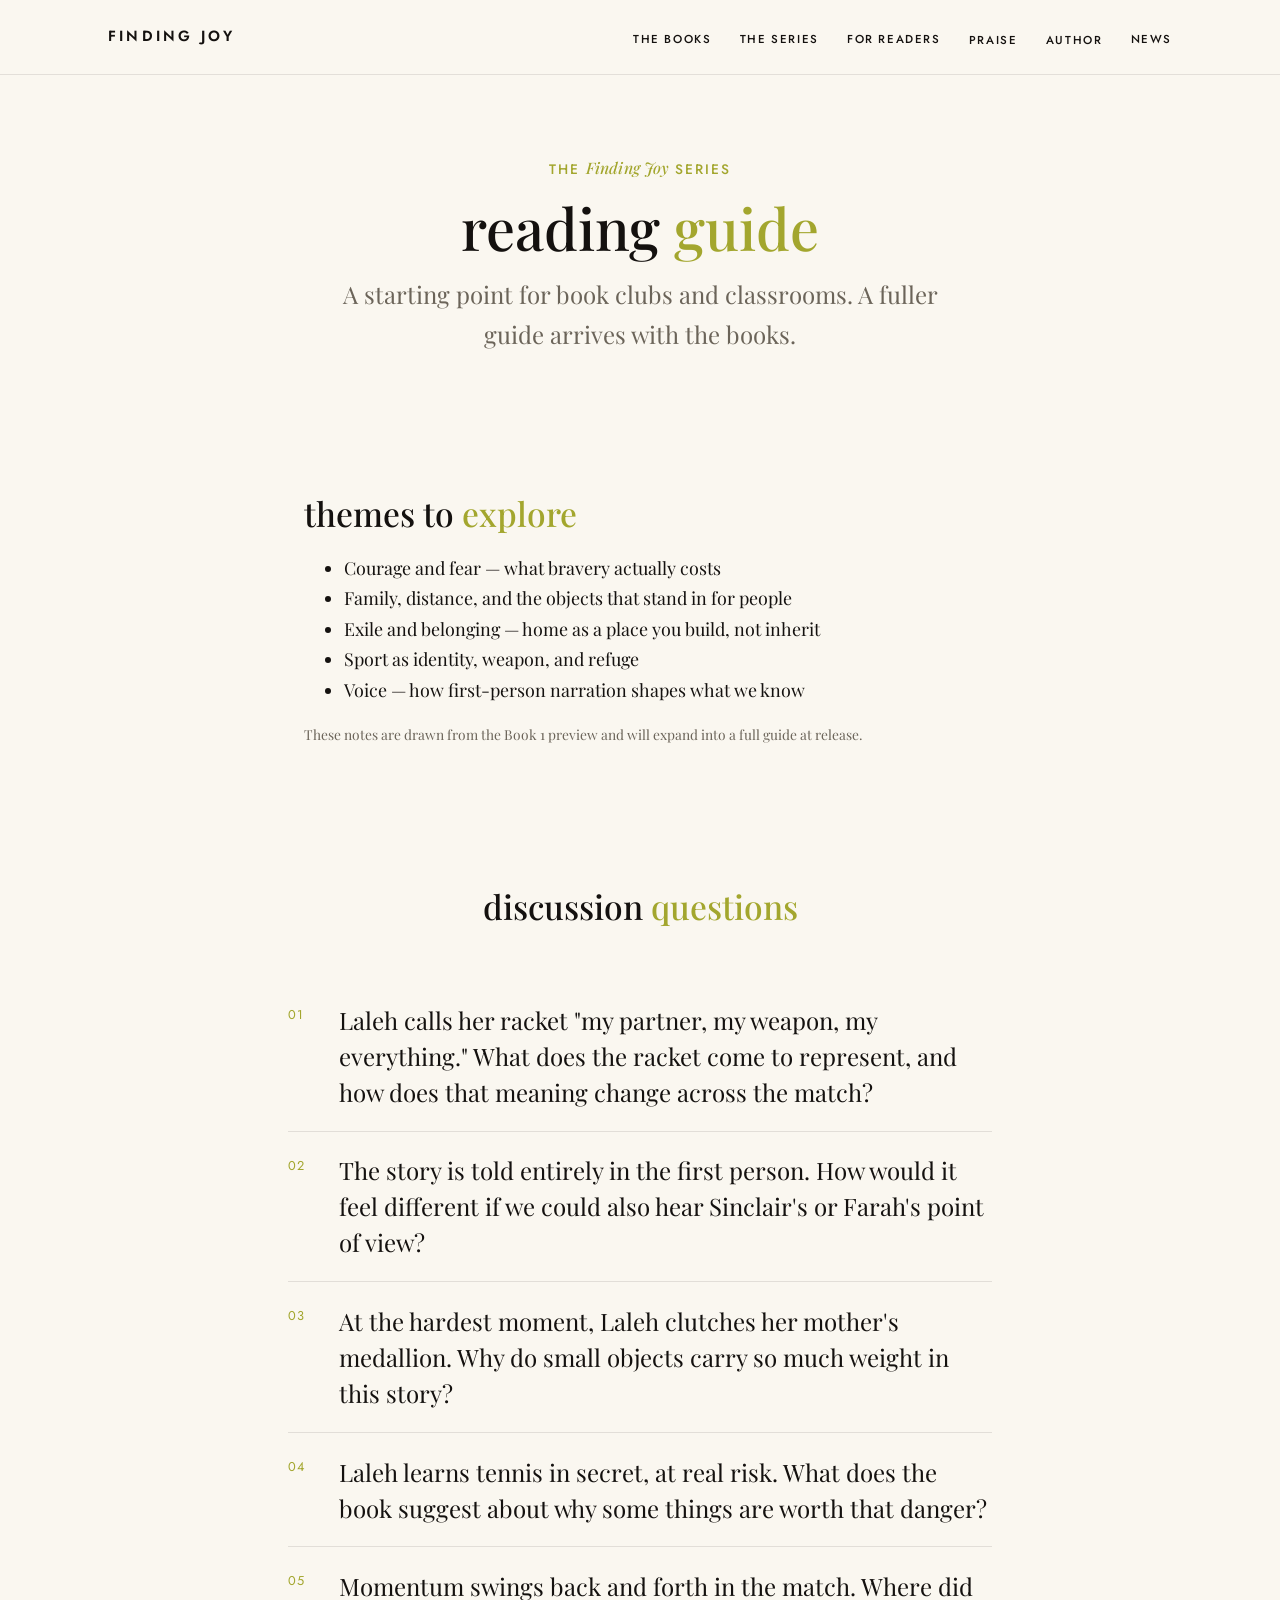
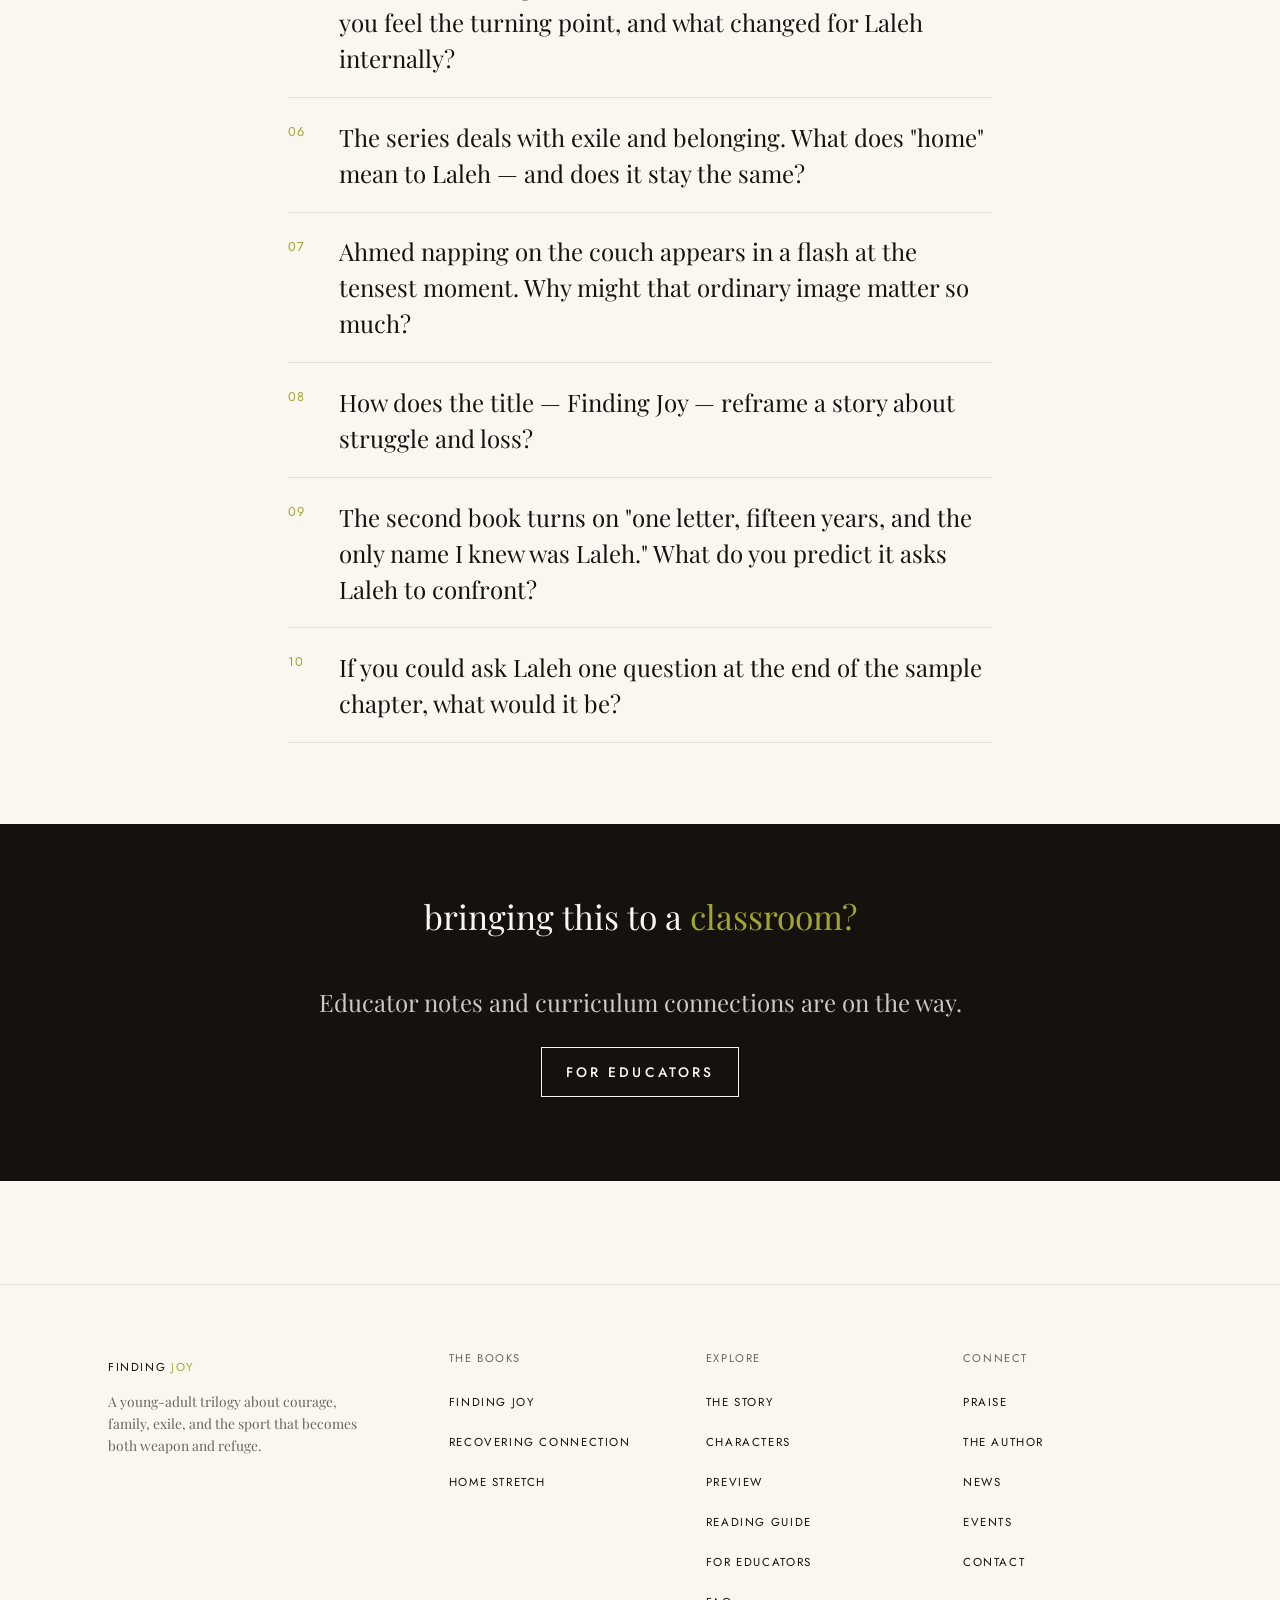
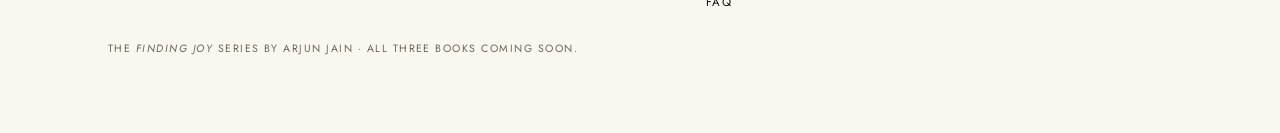
<file: reading-guide.html>
<!DOCTYPE html>
<html lang="en">
<head>
  <meta charset="UTF-8">
  <meta name="viewport" content="width=device-width, initial-scale=1.0">

  <title>Reading Guide — the Finding Joy series | Arjun Jain</title>
  <meta name="description" content="A book-club and classroom reading guide for the Finding Joy series: themes to explore and discussion questions.">
  <link rel="canonical" href="https://findingjoyseries.com/reading-guide.html">

  <meta property="og:type" content="website">
  <meta property="og:site_name" content="Finding Joy">
  <meta property="og:title" content="Reading Guide — the Finding Joy series | Arjun Jain">
  <meta property="og:description" content="A book-club and classroom reading guide for the Finding Joy series: themes to explore and discussion questions.">
  <meta property="og:url" content="https://findingjoyseries.com/reading-guide.html">
  <meta property="og:image" content="https://findingjoyseries.com/assets/covers/finding-joy.jpg">
  <meta name="twitter:card" content="summary_large_image">
  <meta name="twitter:title" content="Reading Guide — the Finding Joy series | Arjun Jain">
  <meta name="twitter:description" content="A book-club and classroom reading guide for the Finding Joy series: themes to explore and discussion questions.">
  <meta name="twitter:image" content="https://findingjoyseries.com/assets/covers/finding-joy.jpg">

  <link rel="icon" href="favicon.svg" type="image/svg+xml">
  <link rel="preconnect" href="https://fonts.googleapis.com">
  <link rel="preconnect" href="https://fonts.gstatic.com" crossorigin>
  <link href="https://fonts.googleapis.com/css2?family=Playfair+Display:ital,wght@0,400;0,500;0,600;1,400;1,500&family=Cormorant+Garamond:ital@0;1&family=Jost:wght@400;500;600&display=swap" rel="stylesheet">
  <script>document.documentElement.className += " js";</script>
  <link rel="stylesheet" href="assets/css/styles.css">
</head>
<body>
  <a class="skip-link" href="#main">Skip to content</a>

  <header class="nav" data-nav>
    <div class="wrap nav__inner">
      <a class="nav__brand" href="index.html" aria-label="Finding Joy — home">Finding Joy</a>
      <nav aria-label="Primary">
        <ul class="nav__list">
          <li class="nav__item nav__item--has-menu">
            <button type="button" class="nav__link" data-dropdown-trigger aria-expanded="false" aria-haspopup="true">The Books</button>
            <ul class="nav__menu">
              <li><a href="books/finding-joy.html">Finding Joy</a></li>
              <li><a href="books/recovering-connection.html">Recovering Connection</a></li>
              <li><a href="books/home-stretch.html">Home Stretch</a></li>
            </ul>
          </li>
          <li class="nav__item nav__item--has-menu">
            <button type="button" class="nav__link" data-dropdown-trigger aria-expanded="false" aria-haspopup="true">The Series</button>
            <ul class="nav__menu">
              <li><a href="story.html">The Story</a></li>
              <li><a href="characters.html">Characters</a></li>
              <li><a href="sample-chapter.html">Preview</a></li>
            </ul>
          </li>
          <li class="nav__item nav__item--has-menu">
            <button type="button" class="nav__link" data-dropdown-trigger aria-expanded="false" aria-haspopup="true">For Readers</button>
            <ul class="nav__menu">
              <li><a href="reading-guide.html" aria-current="page">Reading Guide</a></li>
              <li><a href="educators.html">For Educators</a></li>
              <li><a href="faq.html">FAQ</a></li>
            </ul>
          </li>
          <li class="nav__item"><a class="nav__link" href="praise.html">Praise</a></li>
          <li class="nav__item"><a class="nav__link" href="author.html">Author</a></li>
          <li class="nav__item nav__item--has-menu">
            <button type="button" class="nav__link" data-dropdown-trigger aria-expanded="false" aria-haspopup="true">News</button>
            <ul class="nav__menu">
              <li><a href="news.html">Latest News</a></li>
              <li><a href="events.html">Events</a></li>
            </ul>
          </li>
        </ul>
      </nav>
      <button type="button" class="nav__toggle" data-menu-toggle aria-expanded="false" aria-controls="mobile-menu" aria-label="Open menu">
        <span></span><span></span><span></span>
      </button>
    </div>
  </header>

  <div class="mobile-menu" id="mobile-menu" data-mobile-menu>
    <button type="button" class="mobile-menu__close" data-menu-close aria-label="Close menu">&times;</button>
    <ul class="mobile-menu__list">
      <li>
        <span class="mobile-menu__link" aria-hidden="true">The Books</span>
        <ul class="mobile-menu__sub">
          <li><a href="books/finding-joy.html">Finding Joy</a></li>
          <li><a href="books/recovering-connection.html">Recovering Connection</a></li>
          <li><a href="books/home-stretch.html">Home Stretch</a></li>
        </ul>
      </li>
      <li>
        <span class="mobile-menu__link" aria-hidden="true">The Series</span>
        <ul class="mobile-menu__sub">
          <li><a href="story.html">The Story</a></li>
          <li><a href="characters.html">Characters</a></li>
          <li><a href="sample-chapter.html">Preview</a></li>
        </ul>
      </li>
      <li>
        <span class="mobile-menu__link" aria-hidden="true">For Readers</span>
        <ul class="mobile-menu__sub">
          <li><a href="reading-guide.html" aria-current="page">Reading Guide</a></li>
          <li><a href="educators.html">For Educators</a></li>
          <li><a href="faq.html">FAQ</a></li>
        </ul>
      </li>
      <li><a class="mobile-menu__link" href="praise.html">Praise</a></li>
      <li><a class="mobile-menu__link" href="author.html">Author</a></li>
      <li>
        <span class="mobile-menu__link" aria-hidden="true">News</span>
        <ul class="mobile-menu__sub">
          <li><a href="news.html">Latest News</a></li>
          <li><a href="events.html">Events</a></li>
        </ul>
      </li>
      <li><a class="mobile-menu__link" href="contact.html">Contact</a></li>
    </ul>
  </div>

  <main id="main">
    <header class="page-head wrap">
      <p class="series-line">The <em>Finding Joy</em> series</p>
      <h1 class="page-head__title">reading <span class="key">guide</span></h1>
      <p class="page-head__intro">A starting point for book clubs and classrooms. A fuller guide arrives with the books.</p>
    </header>

    <section class="section section--tight wrap">
      <div class="prose reveal">
        <h2>themes to <span class="key">explore</span></h2>
        <ul><li>Courage and fear — what bravery actually costs</li><li>Family, distance, and the objects that stand in for people</li><li>Exile and belonging — home as a place you build, not inherit</li><li>Sport as identity, weapon, and refuge</li><li>Voice — how first-person narration shapes what we know</li></ul>
        <p style="color:var(--muted);font-size:var(--step--1);">These notes are drawn from the Book 1 preview and will expand into a full guide at release.</p>
      </div>
    </section>

    <section class="section section--tight wrap">
      <div class="section-head"><h2 class="section-head__title reveal">discussion <span class="key">questions</span></h2></div>
      <ol class="discussion reveal">
        <li>Laleh calls her racket "my partner, my weapon, my everything." What does the racket come to represent, and how does that meaning change across the match?</li>
        <li>The story is told entirely in the first person. How would it feel different if we could also hear Sinclair's or Farah's point of view?</li>
        <li>At the hardest moment, Laleh clutches her mother's medallion. Why do small objects carry so much weight in this story?</li>
        <li>Laleh learns tennis in secret, at real risk. What does the book suggest about why some things are worth that danger?</li>
        <li>Momentum swings back and forth in the match. Where did you feel the turning point, and what changed for Laleh internally?</li>
        <li>The series deals with exile and belonging. What does "home" mean to Laleh — and does it stay the same?</li>
        <li>Ahmed napping on the couch appears in a flash at the tensest moment. Why might that ordinary image matter so much?</li>
        <li>How does the title — Finding Joy — reframe a story about struggle and loss?</li>
        <li>The second book turns on "one letter, fifteen years, and the only name I knew was Laleh." What do you predict it asks Laleh to confront?</li>
        <li>If you could ask Laleh one question at the end of the sample chapter, what would it be?</li>
      </ol>
    </section>

    <section class="band band--ink section--tight">
      <div class="wrap">
        <p class="band__title">bringing this to a <span class="key">classroom?</span></p>
        <p class="lead" style="margin-top:1rem;">Educator notes and curriculum connections are on the way.</p>
        <p style="margin-top:1.5rem;"><a class="btn" href="educators.html">For educators</a></p>
      </div>
    </section>
  </main>

  <footer class="footer">
    <div class="wrap">
      <div class="footer__cols">
        <div class="footer__col footer__about">
          <a class="footer__brand" href="index.html">finding <span class="key">joy</span></a>
          <p>A young-adult trilogy about courage, family, exile, and the sport that becomes both weapon and refuge.</p>
        </div>
        <div class="footer__col">
          <p class="footer__col-title">The Books</p>
          <ul>
          <li><a href="books/finding-joy.html">Finding Joy</a></li>
          <li><a href="books/recovering-connection.html">Recovering Connection</a></li>
          <li><a href="books/home-stretch.html">Home Stretch</a></li>
          </ul>
        </div>
        <div class="footer__col">
          <p class="footer__col-title">Explore</p>
          <ul>
          <li><a href="story.html">The Story</a></li>
          <li><a href="characters.html">Characters</a></li>
          <li><a href="sample-chapter.html">Preview</a></li>
          <li><a href="reading-guide.html">Reading Guide</a></li>
          <li><a href="educators.html">For Educators</a></li>
          <li><a href="faq.html">FAQ</a></li>
          </ul>
        </div>
        <div class="footer__col">
          <p class="footer__col-title">Connect</p>
          <ul>
          <li><a href="praise.html">Praise</a></li>
          <li><a href="author.html">The Author</a></li>
          <li><a href="news.html">News</a></li>
          <li><a href="events.html">Events</a></li>
          <li><a href="contact.html">Contact</a></li>
          </ul>
        </div>
      </div>
      <p class="footer__meta">The <em>Finding Joy</em> series by Arjun Jain · All three books coming soon.</p>
    </div>
  </footer>


  <script src="assets/js/main.js"></script>
</body>
</html>
</file>
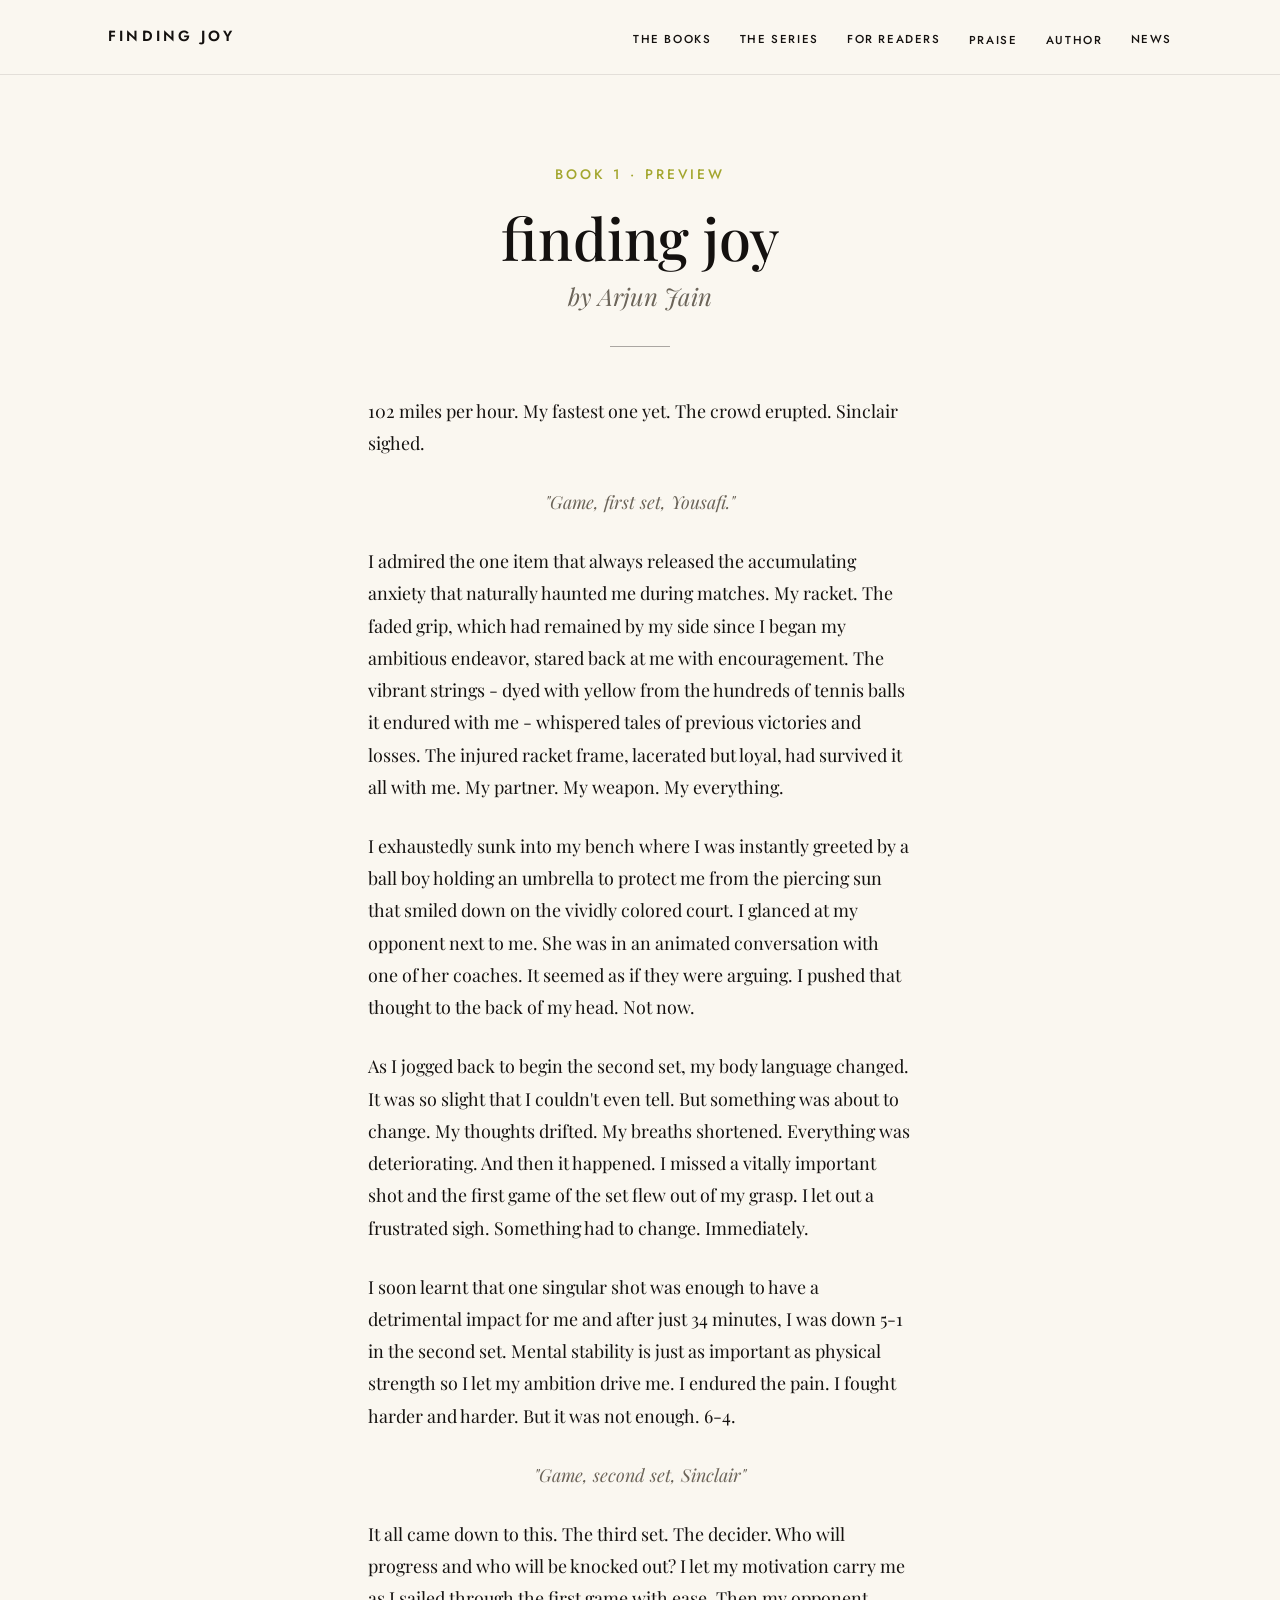
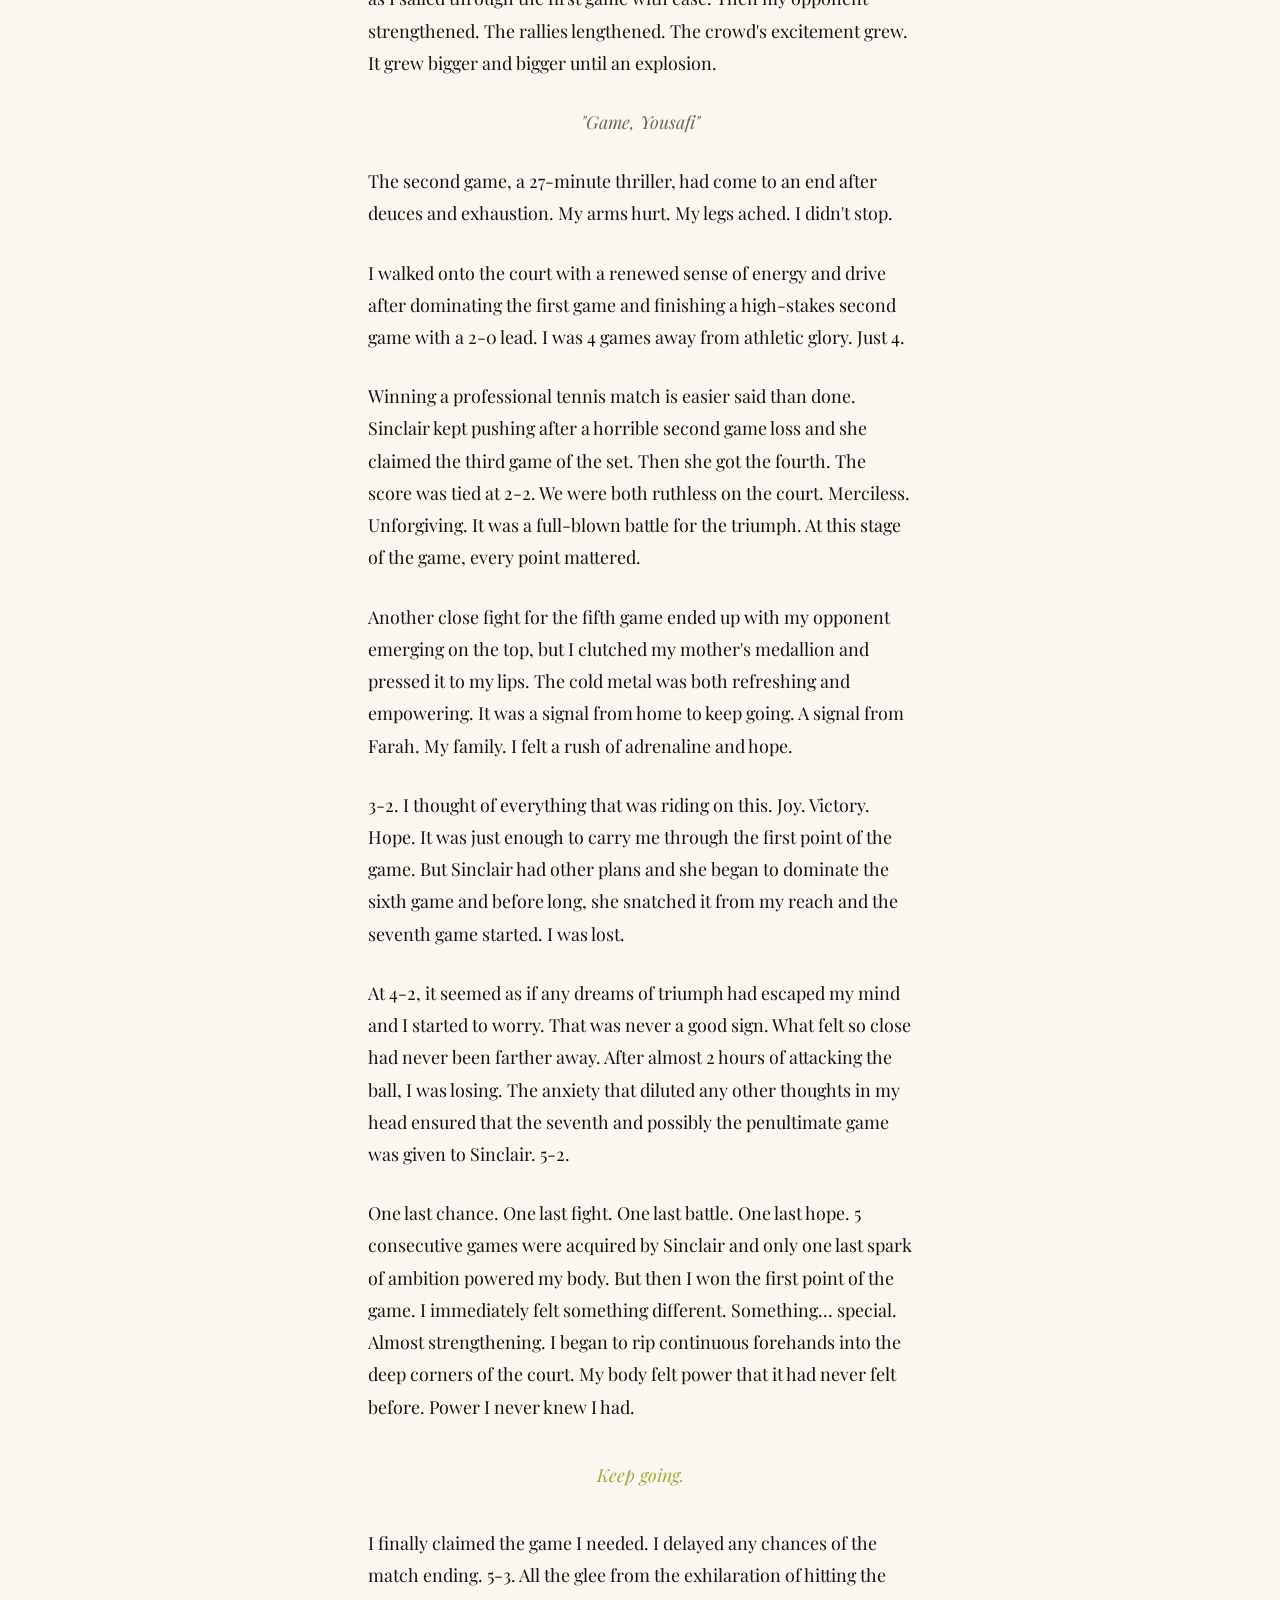
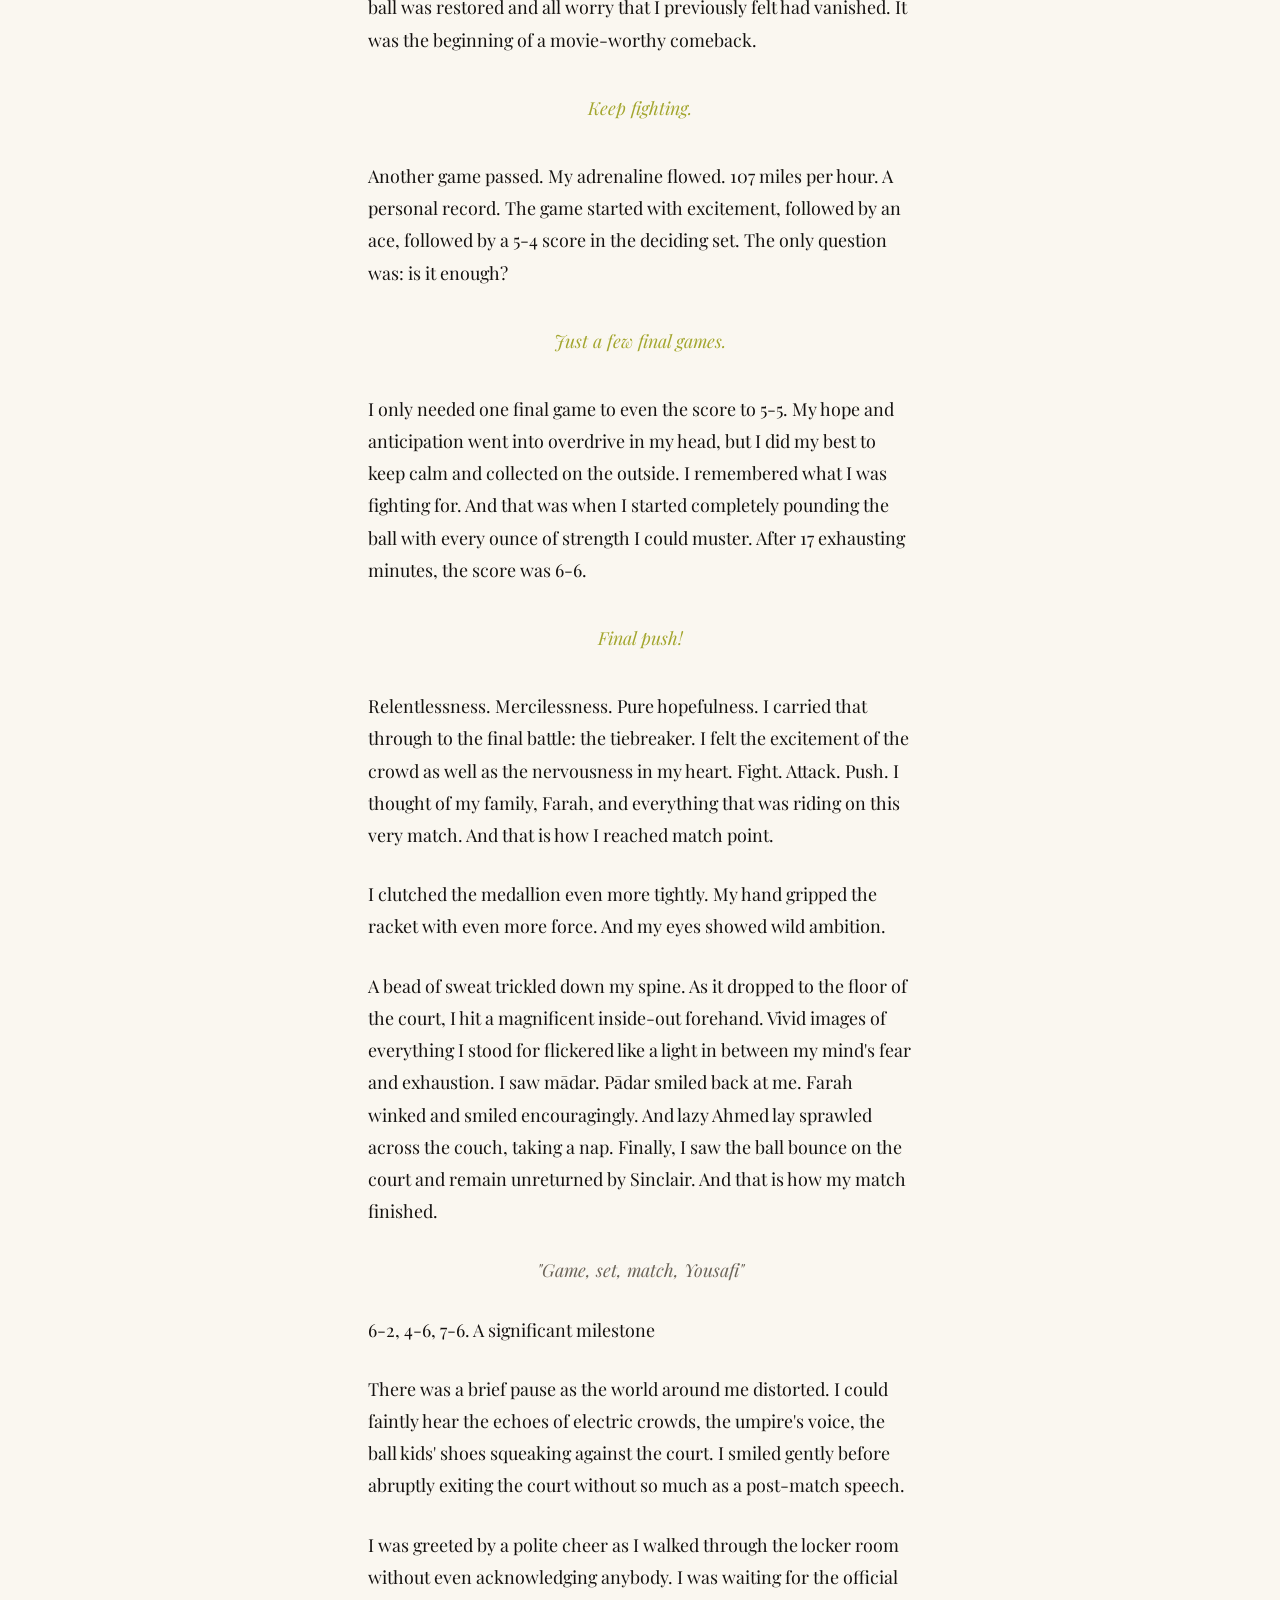
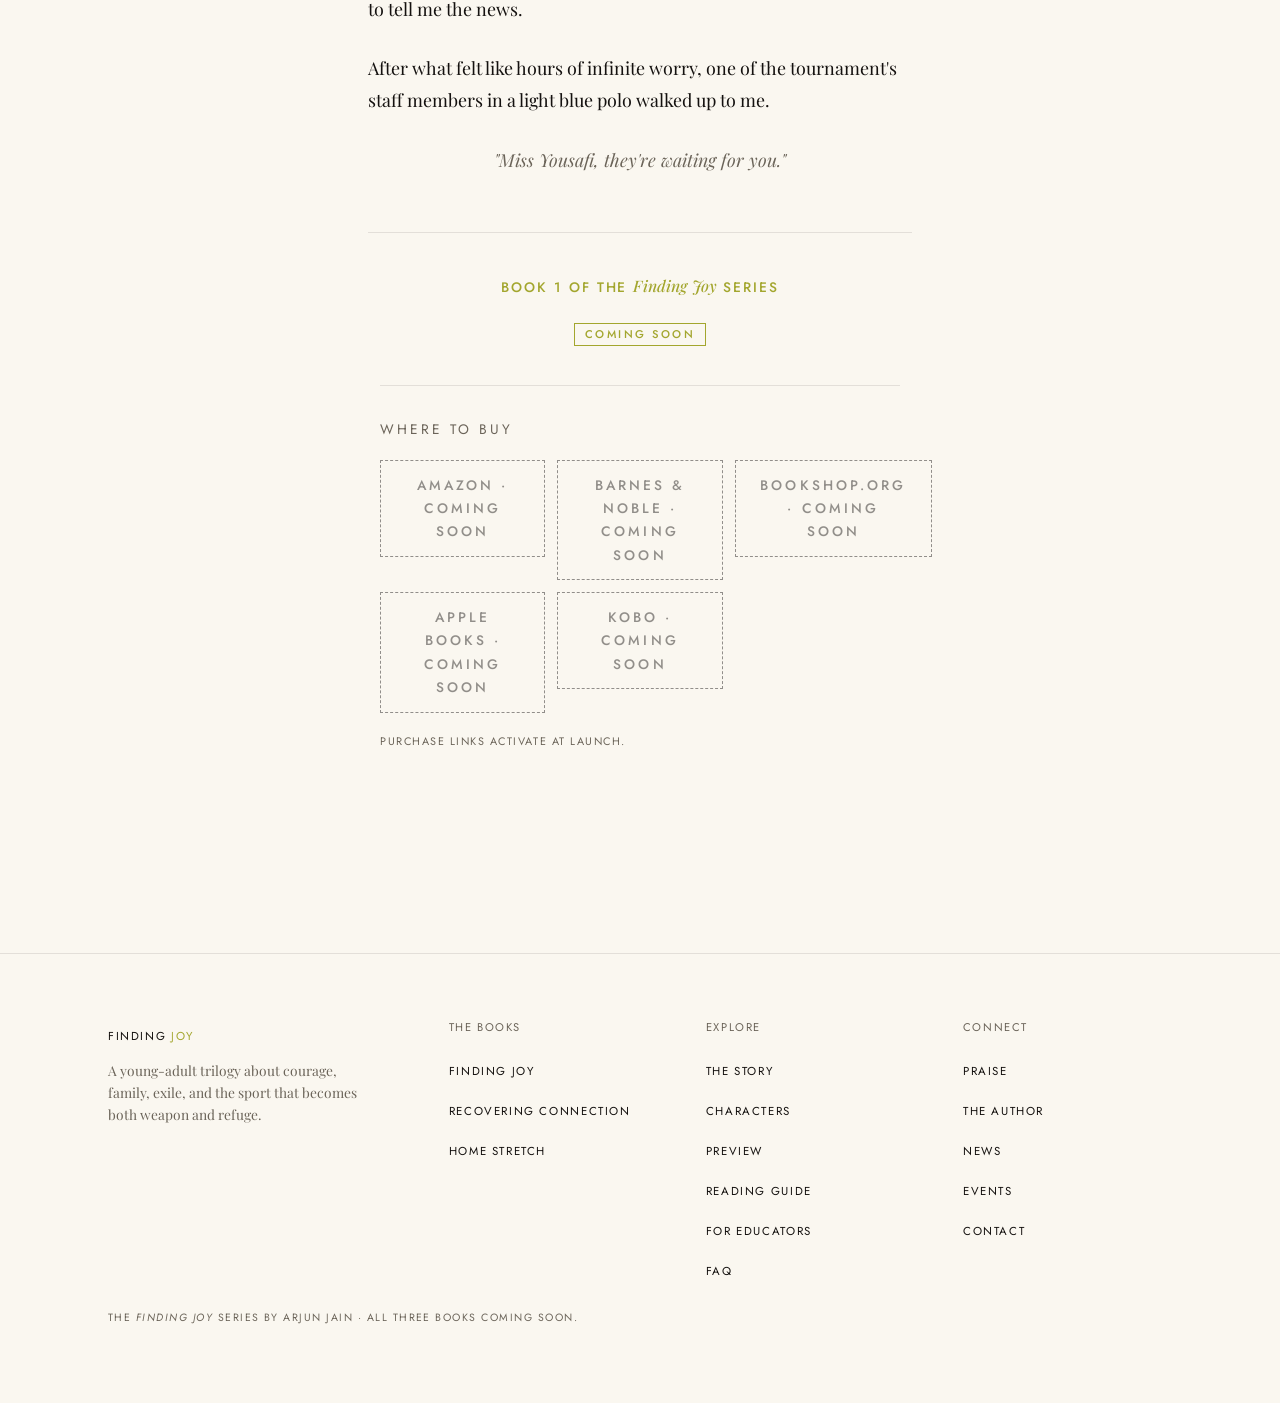
<file: sample-chapter.html>
<!DOCTYPE html>
<html lang="en">
<head>
  <meta charset="UTF-8">
  <meta name="viewport" content="width=device-width, initial-scale=1.0">

  <title>Preview — finding joy | Arjun Jain</title>
  <meta name="description" content="Read a preview from finding joy, Book 1 of the Finding Joy series by Arjun Jain. Match point on the biggest stage of Laleh's life.">
  <link rel="canonical" href="https://findingjoyseries.com/sample-chapter.html">

  <meta property="og:type" content="article">
  <meta property="og:site_name" content="Finding Joy">
  <meta property="og:title" content="Preview — finding joy">
  <meta property="og:description" content="Read a preview from finding joy, Book 1 of the Finding Joy series by Arjun Jain.">
  <meta property="og:url" content="https://findingjoyseries.com/sample-chapter.html">
  <meta property="og:image" content="https://findingjoyseries.com/assets/covers/finding-joy.jpg">
  <meta name="twitter:card" content="summary_large_image">
  <meta name="twitter:title" content="Preview — finding joy">
  <meta name="twitter:description" content="Read a preview from finding joy, Book 1 of the Finding Joy series by Arjun Jain.">
  <meta name="twitter:image" content="https://findingjoyseries.com/assets/covers/finding-joy.jpg">

  <link rel="icon" href="favicon.svg" type="image/svg+xml">
  <link rel="preconnect" href="https://fonts.googleapis.com">
  <link rel="preconnect" href="https://fonts.gstatic.com" crossorigin>
  <link href="https://fonts.googleapis.com/css2?family=Playfair+Display:ital,wght@0,400;0,500;0,600;1,400;1,500&family=Cormorant+Garamond:ital@0;1&family=Jost:wght@400;500;600&display=swap" rel="stylesheet">
  <script>document.documentElement.className += " js";</script>
  <link rel="stylesheet" href="assets/css/styles.css">
</head>
<body>
  <a class="skip-link" href="#main">Skip to content</a>

  <!-- Reading progress hairline -->
  <div class="reading-progress" data-reading-progress role="presentation" aria-hidden="true"></div>

  <header class="nav" data-nav>
    <div class="wrap nav__inner">
      <a class="nav__brand" href="index.html" aria-label="Finding Joy — home">Finding Joy</a>
      <nav aria-label="Primary">
        <ul class="nav__list">
          <li class="nav__item nav__item--has-menu">
            <button type="button" class="nav__link" data-dropdown-trigger aria-expanded="false" aria-haspopup="true">The Books</button>
            <ul class="nav__menu">
              <li><a href="books/finding-joy.html">Finding Joy</a></li>
              <li><a href="books/recovering-connection.html">Recovering Connection</a></li>
              <li><a href="books/home-stretch.html">Home Stretch</a></li>
            </ul>
          </li>
          <li class="nav__item nav__item--has-menu">
            <button type="button" class="nav__link" data-dropdown-trigger aria-expanded="false" aria-haspopup="true">The Series</button>
            <ul class="nav__menu">
              <li><a href="story.html">The Story</a></li>
              <li><a href="characters.html">Characters</a></li>
              <li><a href="sample-chapter.html" aria-current="page">Preview</a></li>
            </ul>
          </li>
          <li class="nav__item nav__item--has-menu">
            <button type="button" class="nav__link" data-dropdown-trigger aria-expanded="false" aria-haspopup="true">For Readers</button>
            <ul class="nav__menu">
              <li><a href="reading-guide.html">Reading Guide</a></li>
              <li><a href="educators.html">For Educators</a></li>
              <li><a href="faq.html">FAQ</a></li>
            </ul>
          </li>
          <li class="nav__item"><a class="nav__link" href="praise.html">Praise</a></li>
          <li class="nav__item"><a class="nav__link" href="author.html">Author</a></li>
          <li class="nav__item nav__item--has-menu">
            <button type="button" class="nav__link" data-dropdown-trigger aria-expanded="false" aria-haspopup="true">News</button>
            <ul class="nav__menu">
              <li><a href="news.html">Latest News</a></li>
              <li><a href="events.html">Events</a></li>
            </ul>
          </li>
        </ul>
      </nav>
      <button type="button" class="nav__toggle" data-menu-toggle aria-expanded="false" aria-controls="mobile-menu" aria-label="Open menu">
        <span></span><span></span><span></span>
      </button>
    </div>
  </header>

  <div class="mobile-menu" id="mobile-menu" data-mobile-menu>
    <button type="button" class="mobile-menu__close" data-menu-close aria-label="Close menu">&times;</button>
    <ul class="mobile-menu__list">
      <li>
        <span class="mobile-menu__link" aria-hidden="true">The Books</span>
        <ul class="mobile-menu__sub">
          <li><a href="books/finding-joy.html">Finding Joy</a></li>
          <li><a href="books/recovering-connection.html">Recovering Connection</a></li>
          <li><a href="books/home-stretch.html">Home Stretch</a></li>
        </ul>
      </li>
      <li>
        <span class="mobile-menu__link" aria-hidden="true">The Series</span>
        <ul class="mobile-menu__sub">
          <li><a href="story.html">The Story</a></li>
          <li><a href="characters.html">Characters</a></li>
          <li><a href="sample-chapter.html" aria-current="page">Preview</a></li>
        </ul>
      </li>
      <li>
        <span class="mobile-menu__link" aria-hidden="true">For Readers</span>
        <ul class="mobile-menu__sub">
          <li><a href="reading-guide.html">Reading Guide</a></li>
          <li><a href="educators.html">For Educators</a></li>
          <li><a href="faq.html">FAQ</a></li>
        </ul>
      </li>
      <li><a class="mobile-menu__link" href="praise.html">Praise</a></li>
      <li><a class="mobile-menu__link" href="author.html">Author</a></li>
      <li>
        <span class="mobile-menu__link" aria-hidden="true">News</span>
        <ul class="mobile-menu__sub">
          <li><a href="news.html">Latest News</a></li>
          <li><a href="events.html">Events</a></li>
        </ul>
      </li>
      <li><a class="mobile-menu__link" href="contact.html">Contact</a></li>
    </ul>
  </div>

  <main id="main">
    <article class="reader wrap">
      <header class="reader__head">
        <p class="eyebrow">Book 1 &middot; Preview</p>
        <h1 class="reader__title">finding joy</h1>
        <p class="reader__subtitle">by Arjun Jain</p>
        <hr class="rule">
      </header>

      <div class="reader__body">
        <p>102 miles per hour. My fastest one yet. The crowd erupted. Sinclair sighed.</p>
        <p class="callout">"Game, first set, Yousafi."</p>
        <p>I admired the one item that always released the accumulating anxiety that naturally haunted me during matches. My racket. The faded grip, which had remained by my side since I began my ambitious endeavor, stared back at me with encouragement. The vibrant strings - dyed with yellow from the hundreds of tennis balls it endured with me - whispered tales of previous victories and losses. The injured racket frame, lacerated but loyal, had survived it all with me. My partner. My weapon. My everything.</p>
        <p>I exhaustedly sunk into my bench where I was instantly greeted by a ball boy holding an umbrella to protect me from the piercing sun that smiled down on the vividly colored court. I glanced at my opponent next to me. She was in an animated conversation with one of her coaches. It seemed as if they were arguing. I pushed that thought to the back of my head. Not now.</p>
        <p>As I jogged back to begin the second set, my body language changed. It was so slight that I couldn't even tell. But something was about to change. My thoughts drifted. My breaths shortened. Everything was deteriorating. And then it happened. I missed a vitally important shot and the first game of the set flew out of my grasp. I let out a frustrated sigh. Something had to change. Immediately.</p>
        <p>I soon learnt that one singular shot was enough to have a detrimental impact for me and after just 34 minutes, I was down 5-1 in the second set. Mental stability is just as important as physical strength so I let my ambition drive me. I endured the pain. I fought harder and harder. But it was not enough. 6-4.</p>
        <p class="callout">"Game, second set, Sinclair"</p>
        <p>It all came down to this. The third set. The decider. Who will progress and who will be knocked out? I let my motivation carry me as I sailed through the first game with ease. Then my opponent strengthened. The rallies lengthened. The crowd's excitement grew. It grew bigger and bigger until an explosion.</p>
        <p class="callout">"Game, Yousafi"</p>
        <p>The second game, a 27-minute thriller, had come to an end after deuces and exhaustion. My arms hurt. My legs ached. I didn't stop.</p>
        <p>I walked onto the court with a renewed sense of energy and drive after dominating the first game and finishing a high-stakes second game with a 2-0 lead. I was 4 games away from athletic glory. Just 4.</p>
        <p>Winning a professional tennis match is easier said than done. Sinclair kept pushing after a horrible second game loss and she claimed the third game of the set. Then she got the fourth. The score was tied at 2-2. We were both ruthless on the court. Merciless. Unforgiving. It was a full-blown battle for the triumph. At this stage of the game, every point mattered.</p>
        <p>Another close fight for the fifth game ended up with my opponent emerging on the top, but I clutched my mother's medallion and pressed it to my lips. The cold metal was both refreshing and empowering. It was a signal from home to keep going. A signal from Farah. My family. I felt a rush of adrenaline and hope.</p>
        <p>3-2. I thought of everything that was riding on this. Joy. Victory. Hope. It was just enough to carry me through the first point of the game. But Sinclair had other plans and she began to dominate the sixth game and before long, she snatched it from my reach and the seventh game started. I was lost.</p>
        <p>At 4-2, it seemed as if any dreams of triumph had escaped my mind and I started to worry. That was never a good sign. What felt so close had never been farther away. After almost 2 hours of attacking the ball, I was losing. The anxiety that diluted any other thoughts in my head ensured that the seventh and possibly the penultimate game was given to Sinclair. 5-2.</p>
        <p>One last chance. One last fight. One last battle. One last hope. 5 consecutive games were acquired by Sinclair and only one last spark of ambition powered my body. But then I won the first point of the game. I immediately felt something different. Something&hellip; special. Almost strengthening. I began to rip continuous forehands into the deep corners of the court. My body felt power that it had never felt before. Power I never knew I had.</p>
        <p class="inner-thought">Keep going.</p>
        <p>I finally claimed the game I needed. I delayed any chances of the match ending. 5-3. All the glee from the exhilaration of hitting the ball was restored and all worry that I previously felt had vanished. It was the beginning of a movie-worthy comeback.</p>
        <p class="inner-thought">Keep fighting.</p>
        <p>Another game passed. My adrenaline flowed. 107 miles per hour. A personal record. The game started with excitement, followed by an ace, followed by a 5-4 score in the deciding set. The only question was: is it enough?</p>
        <p class="inner-thought">Just a few final games.</p>
        <p>I only needed one final game to even the score to 5-5. My hope and anticipation went into overdrive in my head, but I did my best to keep calm and collected on the outside. I remembered what I was fighting for. And that was when I started completely pounding the ball with every ounce of strength I could muster. After 17 exhausting minutes, the score was 6-6.</p>
        <p class="inner-thought">Final push!</p>
        <p>Relentlessness. Mercilessness. Pure hopefulness. I carried that through to the final battle: the tiebreaker. I felt the excitement of the crowd as well as the nervousness in my heart. Fight. Attack. Push. I thought of my family, Farah, and everything that was riding on this very match. And that is how I reached match point.</p>
        <p>I clutched the medallion even more tightly. My hand gripped the racket with even more force. And my eyes showed wild ambition.</p>
        <p>A bead of sweat trickled down my spine. As it dropped to the floor of the court, I hit a magnificent inside-out forehand. Vivid images of everything I stood for flickered like a light in between my mind's fear and exhaustion. I saw mādar. Pādar smiled back at me. Farah winked and smiled encouragingly. And lazy Ahmed lay sprawled across the couch, taking a nap. Finally, I saw the ball bounce on the court and remain unreturned by Sinclair. And that is how my match finished.</p>
        <p class="callout">"Game, set, match, Yousafi"</p>
        <p>6-2, 4-6, 7-6. A significant milestone</p>
        <p>There was a brief pause as the world around me distorted. I could faintly hear the echoes of electric crowds, the umpire's voice, the ball kids' shoes squeaking against the court. I smiled gently before abruptly exiting the court without so much as a post-match speech.</p>
        <p>I was greeted by a polite cheer as I walked through the locker room without even acknowledging anybody. I was waiting for the official to tell me the news.</p>
        <p>After what felt like hours of infinite worry, one of the tournament's staff members in a light blue polo walked up to me.</p>
        <p class="callout">"Miss Yousafi, they're waiting for you."</p>
      </div>

      <!-- End of sample -->
      <footer class="reader__end">
        <p class="series-line">Book 1 of the <em>Finding Joy</em> series</p>
        <p style="margin-top:1rem;"><span class="badge">Coming Soon</span></p>

        <div class="purchase" style="max-width:520px;margin-inline:auto;text-align:left;">
          <p class="purchase__label">Where to buy</p>
          <!-- Retailer buttons render from data/retailers.js. Inert until a url is set. -->
          <ul class="purchase__list" data-retailers data-book="finding-joy" data-title="finding joy">
            <li><a class="btn btn--inert" href="#" aria-disabled="true" tabindex="-1">Amazon · Coming Soon</a></li>
            <li><a class="btn btn--inert" href="#" aria-disabled="true" tabindex="-1">Barnes &amp; Noble · Coming Soon</a></li>
            <li><a class="btn btn--inert" href="#" aria-disabled="true" tabindex="-1">Bookshop.org · Coming Soon</a></li>
            <li><a class="btn btn--inert" href="#" aria-disabled="true" tabindex="-1">Apple Books · Coming Soon</a></li>
            <li><a class="btn btn--inert" href="#" aria-disabled="true" tabindex="-1">Kobo · Coming Soon</a></li>
          </ul>
          <p class="purchase__note">Purchase links activate at launch.</p>
        </div>
      </footer>
    </article>
  </main>

  <footer class="footer">
    <div class="wrap">
      <div class="footer__cols">
        <div class="footer__col footer__about">
          <a class="footer__brand" href="index.html">finding <span class="key">joy</span></a>
          <p>A young-adult trilogy about courage, family, exile, and the sport that becomes both weapon and refuge.</p>
        </div>
        <div class="footer__col">
          <p class="footer__col-title">The Books</p>
          <ul>
          <li><a href="books/finding-joy.html">Finding Joy</a></li>
          <li><a href="books/recovering-connection.html">Recovering Connection</a></li>
          <li><a href="books/home-stretch.html">Home Stretch</a></li>
          </ul>
        </div>
        <div class="footer__col">
          <p class="footer__col-title">Explore</p>
          <ul>
          <li><a href="story.html">The Story</a></li>
          <li><a href="characters.html">Characters</a></li>
          <li><a href="sample-chapter.html">Preview</a></li>
          <li><a href="reading-guide.html">Reading Guide</a></li>
          <li><a href="educators.html">For Educators</a></li>
          <li><a href="faq.html">FAQ</a></li>
          </ul>
        </div>
        <div class="footer__col">
          <p class="footer__col-title">Connect</p>
          <ul>
          <li><a href="praise.html">Praise</a></li>
          <li><a href="author.html">The Author</a></li>
          <li><a href="news.html">News</a></li>
          <li><a href="events.html">Events</a></li>
          <li><a href="contact.html">Contact</a></li>
          </ul>
        </div>
      </div>
      <p class="footer__meta">The <em>Finding Joy</em> series by Arjun Jain · All three books coming soon.</p>
    </div>
  </footer>

  <script src="data/retailers.js"></script>
  <script src="assets/js/main.js"></script>
</body>
</html>
</file>
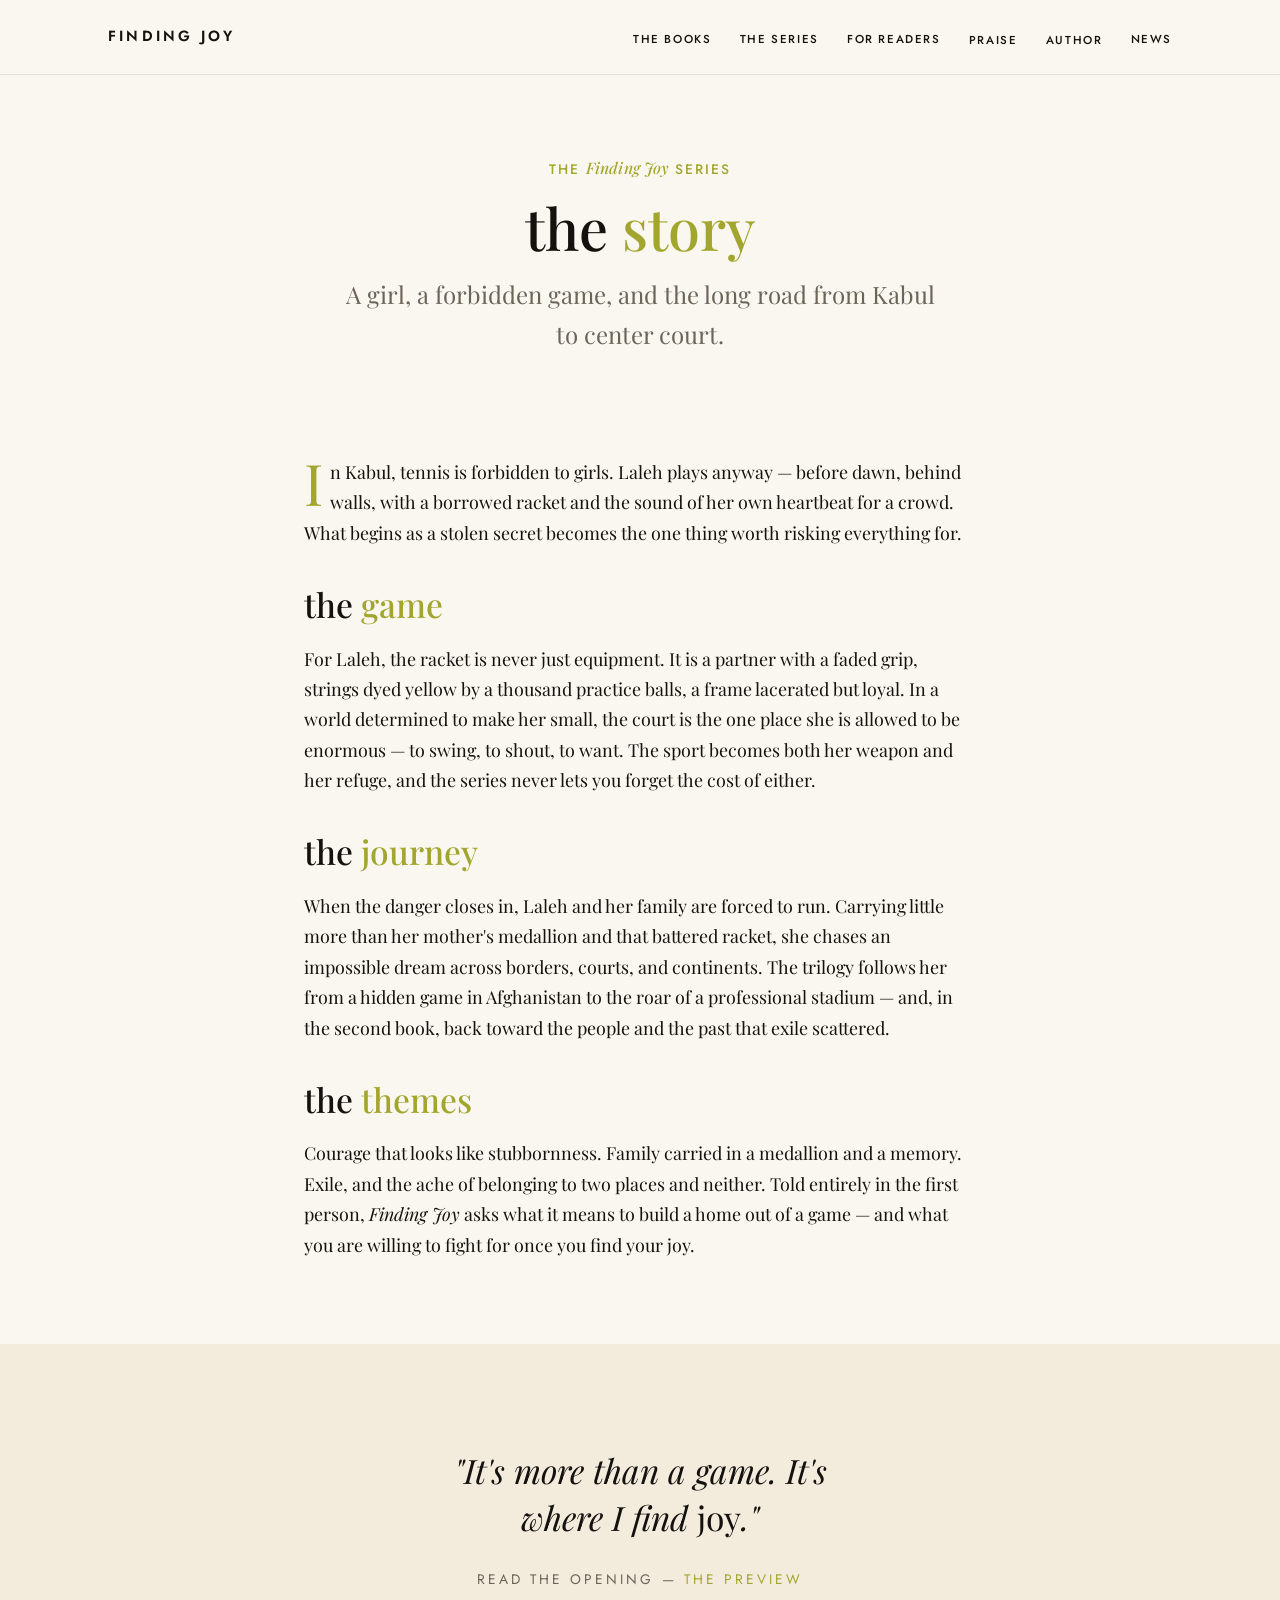
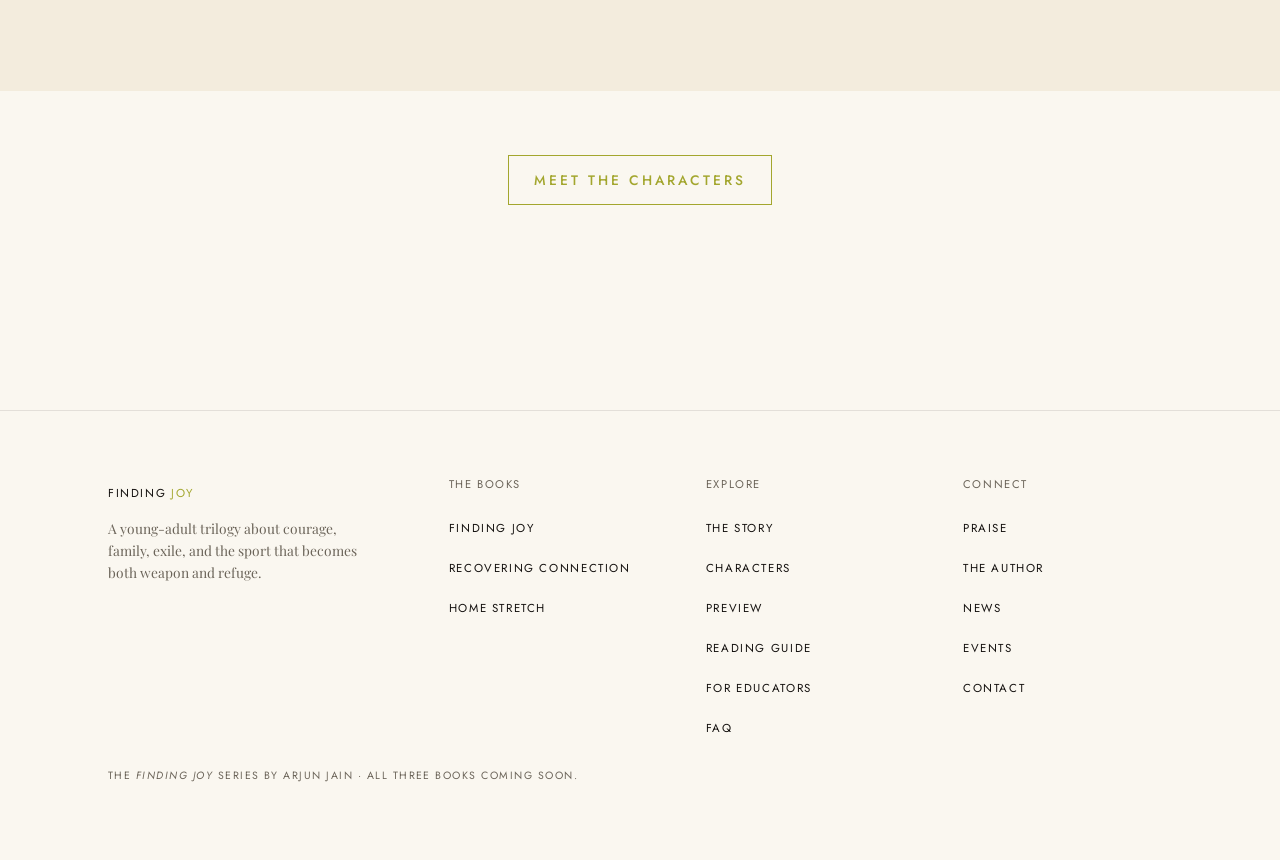
<file: story.html>
<!DOCTYPE html>
<html lang="en">
<head>
  <meta charset="UTF-8">
  <meta name="viewport" content="width=device-width, initial-scale=1.0">

  <title>The Story — the Finding Joy series | Arjun Jain</title>
  <meta name="description" content="The world of the Finding Joy series: a girl secretly learns tennis under Taliban rule, escapes, and fights toward the professional stage. Themes of courage, family, exile, and belonging.">
  <link rel="canonical" href="https://findingjoyseries.com/story.html">

  <meta property="og:type" content="website">
  <meta property="og:site_name" content="Finding Joy">
  <meta property="og:title" content="The Story — the Finding Joy series | Arjun Jain">
  <meta property="og:description" content="The world of the Finding Joy series: a girl secretly learns tennis under Taliban rule, escapes, and fights toward the professional stage. Themes of courage, family, exile, and belonging.">
  <meta property="og:url" content="https://findingjoyseries.com/story.html">
  <meta property="og:image" content="https://findingjoyseries.com/assets/covers/finding-joy.jpg">
  <meta name="twitter:card" content="summary_large_image">
  <meta name="twitter:title" content="The Story — the Finding Joy series | Arjun Jain">
  <meta name="twitter:description" content="The world of the Finding Joy series: a girl secretly learns tennis under Taliban rule, escapes, and fights toward the professional stage. Themes of courage, family, exile, and belonging.">
  <meta name="twitter:image" content="https://findingjoyseries.com/assets/covers/finding-joy.jpg">

  <link rel="icon" href="favicon.svg" type="image/svg+xml">
  <link rel="preconnect" href="https://fonts.googleapis.com">
  <link rel="preconnect" href="https://fonts.gstatic.com" crossorigin>
  <link href="https://fonts.googleapis.com/css2?family=Playfair+Display:ital,wght@0,400;0,500;0,600;1,400;1,500&family=Cormorant+Garamond:ital@0;1&family=Jost:wght@400;500;600&display=swap" rel="stylesheet">
  <script>document.documentElement.className += " js";</script>
  <link rel="stylesheet" href="assets/css/styles.css">
</head>
<body>
  <a class="skip-link" href="#main">Skip to content</a>

  <header class="nav" data-nav>
    <div class="wrap nav__inner">
      <a class="nav__brand" href="index.html" aria-label="Finding Joy — home">Finding Joy</a>
      <nav aria-label="Primary">
        <ul class="nav__list">
          <li class="nav__item nav__item--has-menu">
            <button type="button" class="nav__link" data-dropdown-trigger aria-expanded="false" aria-haspopup="true">The Books</button>
            <ul class="nav__menu">
              <li><a href="books/finding-joy.html">Finding Joy</a></li>
              <li><a href="books/recovering-connection.html">Recovering Connection</a></li>
              <li><a href="books/home-stretch.html">Home Stretch</a></li>
            </ul>
          </li>
          <li class="nav__item nav__item--has-menu">
            <button type="button" class="nav__link" data-dropdown-trigger aria-expanded="false" aria-haspopup="true">The Series</button>
            <ul class="nav__menu">
              <li><a href="story.html" aria-current="page">The Story</a></li>
              <li><a href="characters.html">Characters</a></li>
              <li><a href="sample-chapter.html">Preview</a></li>
            </ul>
          </li>
          <li class="nav__item nav__item--has-menu">
            <button type="button" class="nav__link" data-dropdown-trigger aria-expanded="false" aria-haspopup="true">For Readers</button>
            <ul class="nav__menu">
              <li><a href="reading-guide.html">Reading Guide</a></li>
              <li><a href="educators.html">For Educators</a></li>
              <li><a href="faq.html">FAQ</a></li>
            </ul>
          </li>
          <li class="nav__item"><a class="nav__link" href="praise.html">Praise</a></li>
          <li class="nav__item"><a class="nav__link" href="author.html">Author</a></li>
          <li class="nav__item nav__item--has-menu">
            <button type="button" class="nav__link" data-dropdown-trigger aria-expanded="false" aria-haspopup="true">News</button>
            <ul class="nav__menu">
              <li><a href="news.html">Latest News</a></li>
              <li><a href="events.html">Events</a></li>
            </ul>
          </li>
        </ul>
      </nav>
      <button type="button" class="nav__toggle" data-menu-toggle aria-expanded="false" aria-controls="mobile-menu" aria-label="Open menu">
        <span></span><span></span><span></span>
      </button>
    </div>
  </header>

  <div class="mobile-menu" id="mobile-menu" data-mobile-menu>
    <button type="button" class="mobile-menu__close" data-menu-close aria-label="Close menu">&times;</button>
    <ul class="mobile-menu__list">
      <li>
        <span class="mobile-menu__link" aria-hidden="true">The Books</span>
        <ul class="mobile-menu__sub">
          <li><a href="books/finding-joy.html">Finding Joy</a></li>
          <li><a href="books/recovering-connection.html">Recovering Connection</a></li>
          <li><a href="books/home-stretch.html">Home Stretch</a></li>
        </ul>
      </li>
      <li>
        <span class="mobile-menu__link" aria-hidden="true">The Series</span>
        <ul class="mobile-menu__sub">
          <li><a href="story.html" aria-current="page">The Story</a></li>
          <li><a href="characters.html">Characters</a></li>
          <li><a href="sample-chapter.html">Preview</a></li>
        </ul>
      </li>
      <li>
        <span class="mobile-menu__link" aria-hidden="true">For Readers</span>
        <ul class="mobile-menu__sub">
          <li><a href="reading-guide.html">Reading Guide</a></li>
          <li><a href="educators.html">For Educators</a></li>
          <li><a href="faq.html">FAQ</a></li>
        </ul>
      </li>
      <li><a class="mobile-menu__link" href="praise.html">Praise</a></li>
      <li><a class="mobile-menu__link" href="author.html">Author</a></li>
      <li>
        <span class="mobile-menu__link" aria-hidden="true">News</span>
        <ul class="mobile-menu__sub">
          <li><a href="news.html">Latest News</a></li>
          <li><a href="events.html">Events</a></li>
        </ul>
      </li>
      <li><a class="mobile-menu__link" href="contact.html">Contact</a></li>
    </ul>
  </div>

  <main id="main">
    <header class="page-head wrap">
      <p class="series-line">The <em>Finding Joy</em> series</p>
      <h1 class="page-head__title">the <span class="key">story</span></h1>
      <p class="page-head__intro">A girl, a forbidden game, and the long road from Kabul to center court.</p>
    </header>

    <section class="section section--tight wrap">
      <div class="prose reveal">
        <p class="lead-in">In Kabul, tennis is forbidden to girls. Laleh plays anyway — before dawn, behind walls, with a borrowed racket and the sound of her own heartbeat for a crowd. What begins as a stolen secret becomes the one thing worth risking everything for.</p>

        <h2>the <span class="key">game</span></h2>
        <p>For Laleh, the racket is never just equipment. It is a partner with a faded grip, strings dyed yellow by a thousand practice balls, a frame lacerated but loyal. In a world determined to make her small, the court is the one place she is allowed to be enormous — to swing, to shout, to want. The sport becomes both her weapon and her refuge, and the series never lets you forget the cost of either.</p>

        <h2>the <span class="key">journey</span></h2>
        <p>When the danger closes in, Laleh and her family are forced to run. Carrying little more than her mother's medallion and that battered racket, she chases an impossible dream across borders, courts, and continents. The trilogy follows her from a hidden game in Afghanistan to the roar of a professional stadium — and, in the second book, back toward the people and the past that exile scattered.</p>

        <h2>the <span class="key">themes</span></h2>
        <p>Courage that looks like stubbornness. Family carried in a medallion and a memory. Exile, and the ache of belonging to two places and neither. Told entirely in the first person, <em>Finding Joy</em> asks what it means to build a home out of a game — and what you are willing to fight for once you find your joy.</p>
      </div>
    </section>

    <section class="section pullquote">
      <div class="wrap">
        <blockquote class="pullquote__text reveal">
          "It's more than a game. It's where I find <span class="key" style="font-style:normal;">joy</span>."
          <cite class="pullquote__cite">Read the opening &mdash; <a href="sample-chapter.html">the preview</a></cite>
        </blockquote>
      </div>
    </section>

    <section class="section--tight wrap center" style="padding-bottom:var(--section-y);">
      <a class="btn btn--olive" href="characters.html">Meet the characters</a>
    </section>
  </main>

  <footer class="footer">
    <div class="wrap">
      <div class="footer__cols">
        <div class="footer__col footer__about">
          <a class="footer__brand" href="index.html">finding <span class="key">joy</span></a>
          <p>A young-adult trilogy about courage, family, exile, and the sport that becomes both weapon and refuge.</p>
        </div>
        <div class="footer__col">
          <p class="footer__col-title">The Books</p>
          <ul>
          <li><a href="books/finding-joy.html">Finding Joy</a></li>
          <li><a href="books/recovering-connection.html">Recovering Connection</a></li>
          <li><a href="books/home-stretch.html">Home Stretch</a></li>
          </ul>
        </div>
        <div class="footer__col">
          <p class="footer__col-title">Explore</p>
          <ul>
          <li><a href="story.html">The Story</a></li>
          <li><a href="characters.html">Characters</a></li>
          <li><a href="sample-chapter.html">Preview</a></li>
          <li><a href="reading-guide.html">Reading Guide</a></li>
          <li><a href="educators.html">For Educators</a></li>
          <li><a href="faq.html">FAQ</a></li>
          </ul>
        </div>
        <div class="footer__col">
          <p class="footer__col-title">Connect</p>
          <ul>
          <li><a href="praise.html">Praise</a></li>
          <li><a href="author.html">The Author</a></li>
          <li><a href="news.html">News</a></li>
          <li><a href="events.html">Events</a></li>
          <li><a href="contact.html">Contact</a></li>
          </ul>
        </div>
      </div>
      <p class="footer__meta">The <em>Finding Joy</em> series by Arjun Jain · All three books coming soon.</p>
    </div>
  </footer>


  <script src="assets/js/main.js"></script>
</body>
</html>
</file>
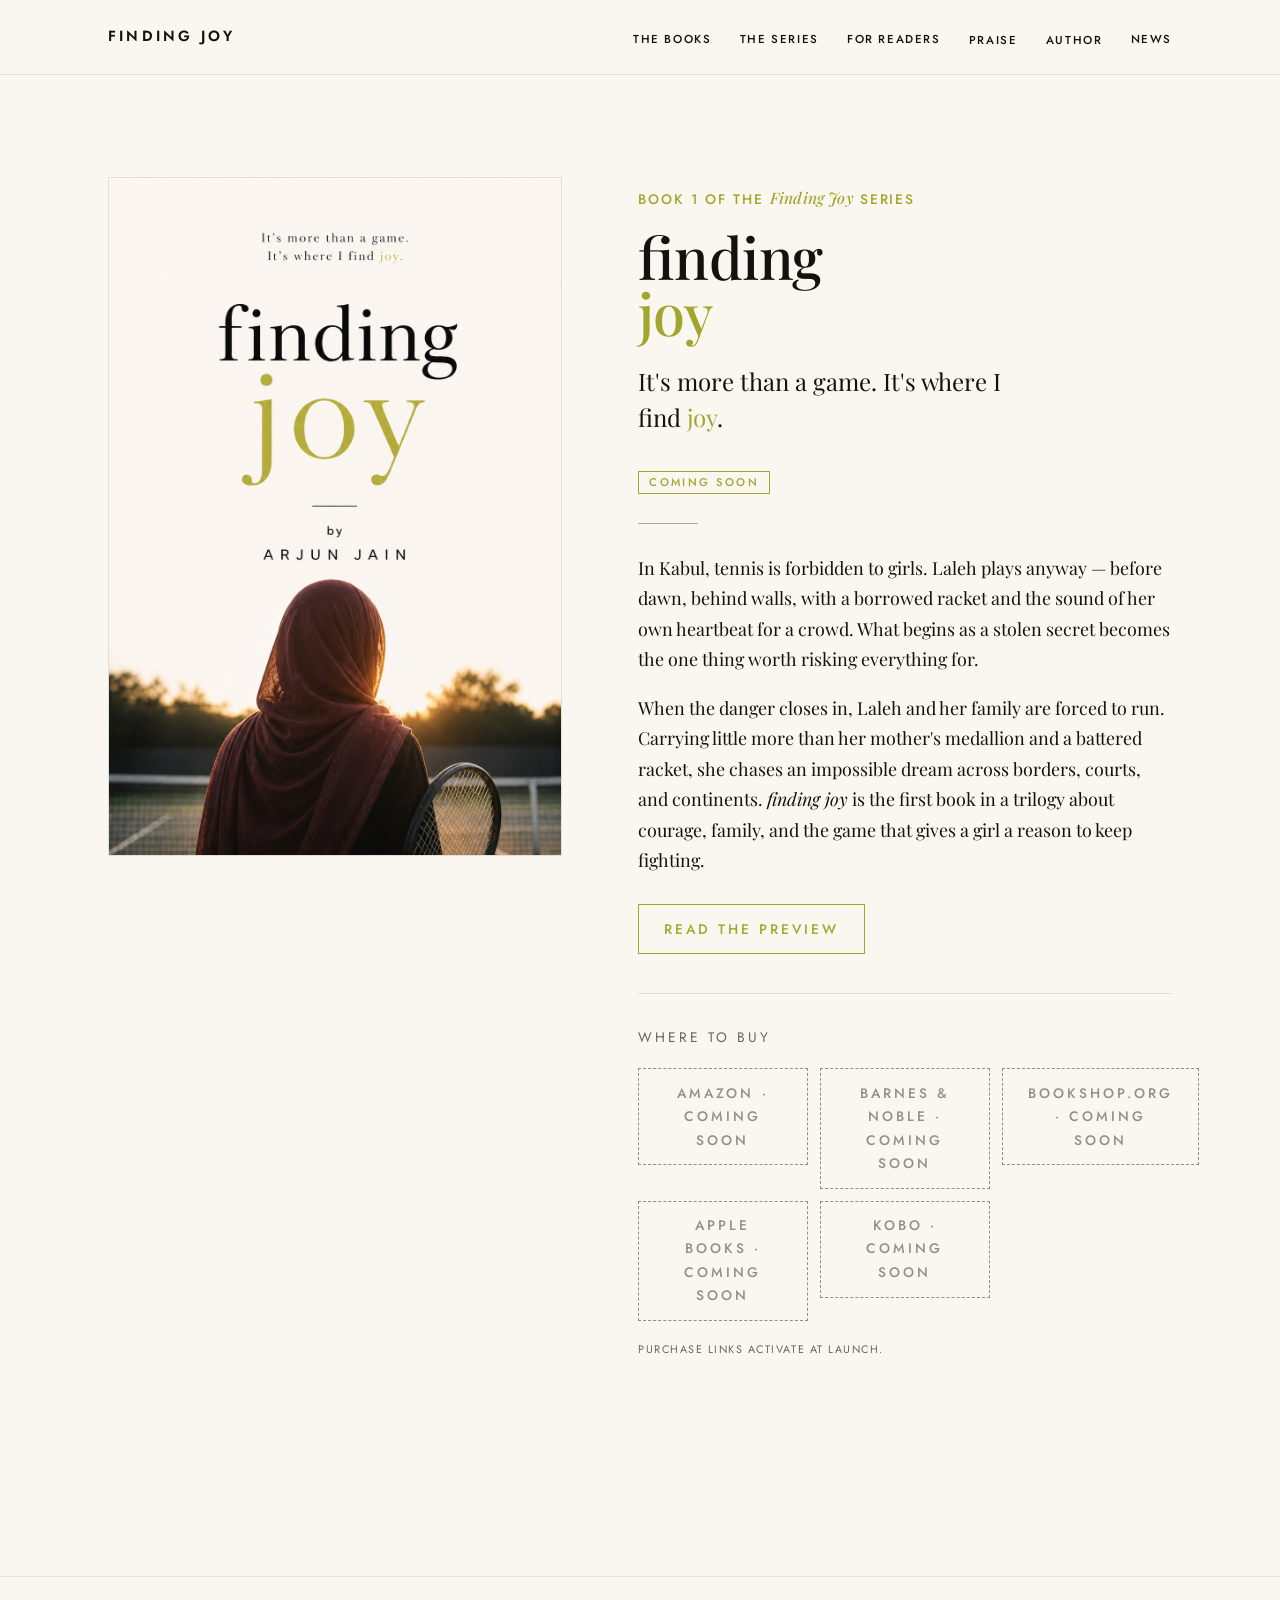
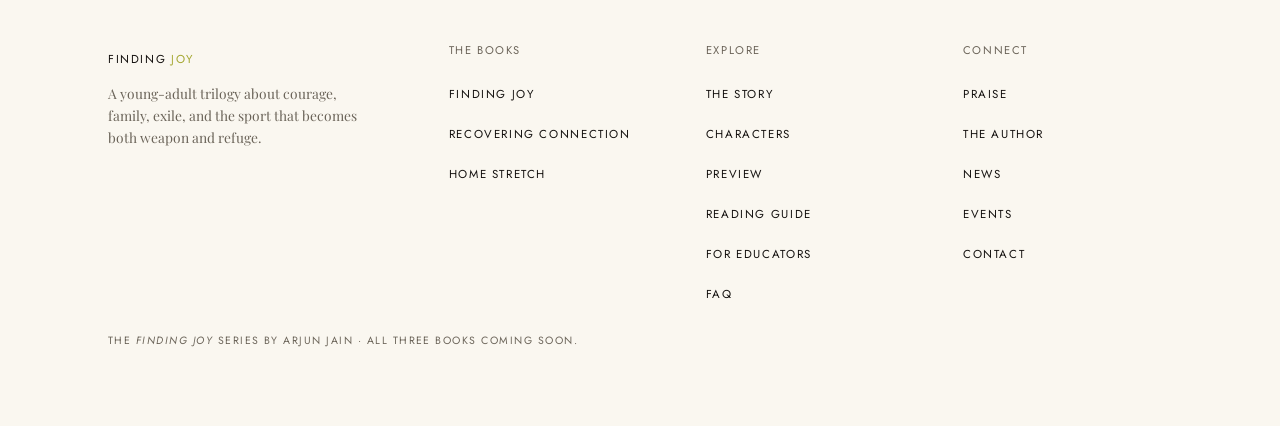
<file: books/finding-joy.html>
<!DOCTYPE html>
<html lang="en">
<head>
  <meta charset="UTF-8">
  <meta name="viewport" content="width=device-width, initial-scale=1.0">

  <title>finding joy — Book 1 of the Finding Joy series | Arjun Jain</title>
  <meta name="description" content="finding joy, Book 1 of the Finding Joy series by Arjun Jain. It's more than a game. It's where I find joy. Coming soon.">
  <link rel="canonical" href="https://findingjoyseries.com/books/finding-joy.html">

  <meta property="og:type" content="book">
  <meta property="og:site_name" content="Finding Joy">
  <meta property="og:title" content="finding joy — Book 1 of the Finding Joy series">
  <meta property="og:description" content="It's more than a game. It's where I find joy. Book 1 of the Finding Joy series by Arjun Jain. Coming soon.">
  <meta property="og:url" content="https://findingjoyseries.com/books/finding-joy.html">
  <meta property="og:image" content="https://findingjoyseries.com/assets/covers/finding-joy.jpg">
  <meta name="twitter:card" content="summary_large_image">
  <meta name="twitter:title" content="finding joy — Book 1 of the Finding Joy series">
  <meta name="twitter:description" content="It's more than a game. It's where I find joy. Coming soon.">
  <meta name="twitter:image" content="https://findingjoyseries.com/assets/covers/finding-joy.jpg">

  <link rel="icon" href="../favicon.svg" type="image/svg+xml">
  <link rel="preconnect" href="https://fonts.googleapis.com">
  <link rel="preconnect" href="https://fonts.gstatic.com" crossorigin>
  <link href="https://fonts.googleapis.com/css2?family=Playfair+Display:ital,wght@0,400;0,500;0,600;1,400;1,500&family=Cormorant+Garamond:ital@0;1&family=Jost:wght@400;500;600&display=swap" rel="stylesheet">
  <script>document.documentElement.className += " js";</script>
  <link rel="stylesheet" href="../assets/css/styles.css">

  <!-- schema.org Book with series relationship -->
  <script type="application/ld+json">
  {
    "@context": "https://schema.org",
    "@type": "Book",
    "name": "finding joy",
    "author": { "@type": "Person", "name": "Arjun Jain" },
    "inLanguage": "en",
    "bookFormat": "https://schema.org/Hardcover",
    "image": "https://findingjoyseries.com/assets/covers/finding-joy.jpg",
    "url": "https://findingjoyseries.com/books/finding-joy.html",
    "description": "It's more than a game. It's where I find joy. Book 1 of the Finding Joy series by Arjun Jain.",
    "isPartOf": {
      "@type": "BookSeries",
      "name": "Finding Joy",
      "author": { "@type": "Person", "name": "Arjun Jain" }
    },
    "position": 1
  }
  </script>
</head>
<body>
  <a class="skip-link" href="#main">Skip to content</a>

  <header class="nav" data-nav>
    <div class="wrap nav__inner">
      <a class="nav__brand" href="../index.html" aria-label="Finding Joy — home">Finding Joy</a>
      <nav aria-label="Primary">
        <ul class="nav__list">
          <li class="nav__item nav__item--has-menu">
            <button type="button" class="nav__link" data-dropdown-trigger aria-expanded="false" aria-haspopup="true">The Books</button>
            <ul class="nav__menu">
              <li><a href="finding-joy.html" aria-current="page">Finding Joy</a></li>
              <li><a href="recovering-connection.html">Recovering Connection</a></li>
              <li><a href="home-stretch.html">Home Stretch</a></li>
            </ul>
          </li>
          <li class="nav__item nav__item--has-menu">
            <button type="button" class="nav__link" data-dropdown-trigger aria-expanded="false" aria-haspopup="true">The Series</button>
            <ul class="nav__menu">
              <li><a href="../story.html">The Story</a></li>
              <li><a href="../characters.html">Characters</a></li>
              <li><a href="../sample-chapter.html">Preview</a></li>
            </ul>
          </li>
          <li class="nav__item nav__item--has-menu">
            <button type="button" class="nav__link" data-dropdown-trigger aria-expanded="false" aria-haspopup="true">For Readers</button>
            <ul class="nav__menu">
              <li><a href="../reading-guide.html">Reading Guide</a></li>
              <li><a href="../educators.html">For Educators</a></li>
              <li><a href="../faq.html">FAQ</a></li>
            </ul>
          </li>
          <li class="nav__item"><a class="nav__link" href="../praise.html">Praise</a></li>
          <li class="nav__item"><a class="nav__link" href="../author.html">Author</a></li>
          <li class="nav__item nav__item--has-menu">
            <button type="button" class="nav__link" data-dropdown-trigger aria-expanded="false" aria-haspopup="true">News</button>
            <ul class="nav__menu">
              <li><a href="../news.html">Latest News</a></li>
              <li><a href="../events.html">Events</a></li>
            </ul>
          </li>
        </ul>
      </nav>
      <button type="button" class="nav__toggle" data-menu-toggle aria-expanded="false" aria-controls="mobile-menu" aria-label="Open menu">
        <span></span><span></span><span></span>
      </button>
    </div>
  </header>

  <div class="mobile-menu" id="mobile-menu" data-mobile-menu>
    <button type="button" class="mobile-menu__close" data-menu-close aria-label="Close menu">&times;</button>
    <ul class="mobile-menu__list">
      <li>
        <span class="mobile-menu__link" aria-hidden="true">The Books</span>
        <ul class="mobile-menu__sub">
          <li><a href="finding-joy.html" aria-current="page">Finding Joy</a></li>
          <li><a href="recovering-connection.html">Recovering Connection</a></li>
          <li><a href="home-stretch.html">Home Stretch</a></li>
        </ul>
      </li>
      <li>
        <span class="mobile-menu__link" aria-hidden="true">The Series</span>
        <ul class="mobile-menu__sub">
          <li><a href="../story.html">The Story</a></li>
          <li><a href="../characters.html">Characters</a></li>
          <li><a href="../sample-chapter.html">Preview</a></li>
        </ul>
      </li>
      <li>
        <span class="mobile-menu__link" aria-hidden="true">For Readers</span>
        <ul class="mobile-menu__sub">
          <li><a href="../reading-guide.html">Reading Guide</a></li>
          <li><a href="../educators.html">For Educators</a></li>
          <li><a href="../faq.html">FAQ</a></li>
        </ul>
      </li>
      <li><a class="mobile-menu__link" href="../praise.html">Praise</a></li>
      <li><a class="mobile-menu__link" href="../author.html">Author</a></li>
      <li>
        <span class="mobile-menu__link" aria-hidden="true">News</span>
        <ul class="mobile-menu__sub">
          <li><a href="../news.html">Latest News</a></li>
          <li><a href="../events.html">Events</a></li>
        </ul>
      </li>
      <li><a class="mobile-menu__link" href="../contact.html">Contact</a></li>
    </ul>
  </div>

  <main id="main">
    <section class="section wrap">
      <div class="book-detail">
        <div class="book-detail__cover reveal">
          <img src="../assets/covers/finding-joy.jpg" width="1024" height="1536" decoding="async"
               alt="finding joy — Book 1 of the Finding Joy series. A girl in a maroon headscarf stands on a tennis court at golden hour, racket in hand, facing the net.">
        </div>

        <div class="book-detail__body reveal">
          <p class="series-line">Book 1 of the <em>Finding Joy</em> series</p>
          <h1 class="book-title book-detail__title">
            <span class="line-1">finding</span>
            <span class="line-2">joy</span>
          </h1>
          <p class="tagline book-detail__tagline">It's more than a game. It's where I find <span class="key">joy</span>.</p>
          <p><span class="badge">Coming Soon</span></p>

          <hr class="rule rule--left">

          <!-- REPLACEABLE PLACEHOLDER COPY — swap for the final jacket description. -->
          <div class="book-detail__desc">
            <p>In Kabul, tennis is forbidden to girls. Laleh plays anyway — before dawn, behind
            walls, with a borrowed racket and the sound of her own heartbeat for a crowd. What
            begins as a stolen secret becomes the one thing worth risking everything for.</p>
            <p>When the danger closes in, Laleh and her family are forced to run. Carrying little
            more than her mother's medallion and a battered racket, she chases an impossible dream
            across borders, courts, and continents. <em>finding joy</em> is the first book in a
            trilogy about courage, family, and the game that gives a girl a reason to keep fighting.</p>
          </div>
          <!-- END REPLACEABLE PLACEHOLDER COPY -->

          <p style="margin-top:1.8rem;">
            <a class="btn btn--olive" href="../sample-chapter.html">Read the preview</a>
          </p>

          <!-- ============ PURCHASE LINKS ============ -->
          <div class="purchase">
            <p class="purchase__label">Where to buy</p>
            <!--
              Retailer buttons render from data/retailers.js.
              data-book selects per-book links if you use the
              per-book url format. All buttons are inert until a
              url is set — see data/retailers.js to activate them.
              The list below is a no-JS fallback that the script
              replaces.
            -->
            <ul class="purchase__list" data-retailers data-book="finding-joy" data-title="finding joy">
              <li><a class="btn btn--inert" href="#" aria-disabled="true" tabindex="-1">Amazon · Coming Soon</a></li>
              <li><a class="btn btn--inert" href="#" aria-disabled="true" tabindex="-1">Barnes &amp; Noble · Coming Soon</a></li>
              <li><a class="btn btn--inert" href="#" aria-disabled="true" tabindex="-1">Bookshop.org · Coming Soon</a></li>
              <li><a class="btn btn--inert" href="#" aria-disabled="true" tabindex="-1">Apple Books · Coming Soon</a></li>
              <li><a class="btn btn--inert" href="#" aria-disabled="true" tabindex="-1">Kobo · Coming Soon</a></li>
            </ul>
            <p class="purchase__note">Purchase links activate at launch.</p>
          </div>
        </div>
      </div>
    </section>
  </main>

  <footer class="footer">
    <div class="wrap">
      <div class="footer__cols">
        <div class="footer__col footer__about">
          <a class="footer__brand" href="../index.html">finding <span class="key">joy</span></a>
          <p>A young-adult trilogy about courage, family, exile, and the sport that becomes both weapon and refuge.</p>
        </div>
        <div class="footer__col">
          <p class="footer__col-title">The Books</p>
          <ul>
          <li><a href="finding-joy.html">Finding Joy</a></li>
          <li><a href="recovering-connection.html">Recovering Connection</a></li>
          <li><a href="home-stretch.html">Home Stretch</a></li>
          </ul>
        </div>
        <div class="footer__col">
          <p class="footer__col-title">Explore</p>
          <ul>
          <li><a href="../story.html">The Story</a></li>
          <li><a href="../characters.html">Characters</a></li>
          <li><a href="../sample-chapter.html">Preview</a></li>
          <li><a href="../reading-guide.html">Reading Guide</a></li>
          <li><a href="../educators.html">For Educators</a></li>
          <li><a href="../faq.html">FAQ</a></li>
          </ul>
        </div>
        <div class="footer__col">
          <p class="footer__col-title">Connect</p>
          <ul>
          <li><a href="../praise.html">Praise</a></li>
          <li><a href="../author.html">The Author</a></li>
          <li><a href="../news.html">News</a></li>
          <li><a href="../events.html">Events</a></li>
          <li><a href="../contact.html">Contact</a></li>
          </ul>
        </div>
      </div>
      <p class="footer__meta">The <em>Finding Joy</em> series by Arjun Jain · All three books coming soon.</p>
    </div>
  </footer>

  <script src="../data/retailers.js"></script>
  <script src="../assets/js/main.js"></script>
</body>
</html>
</file>
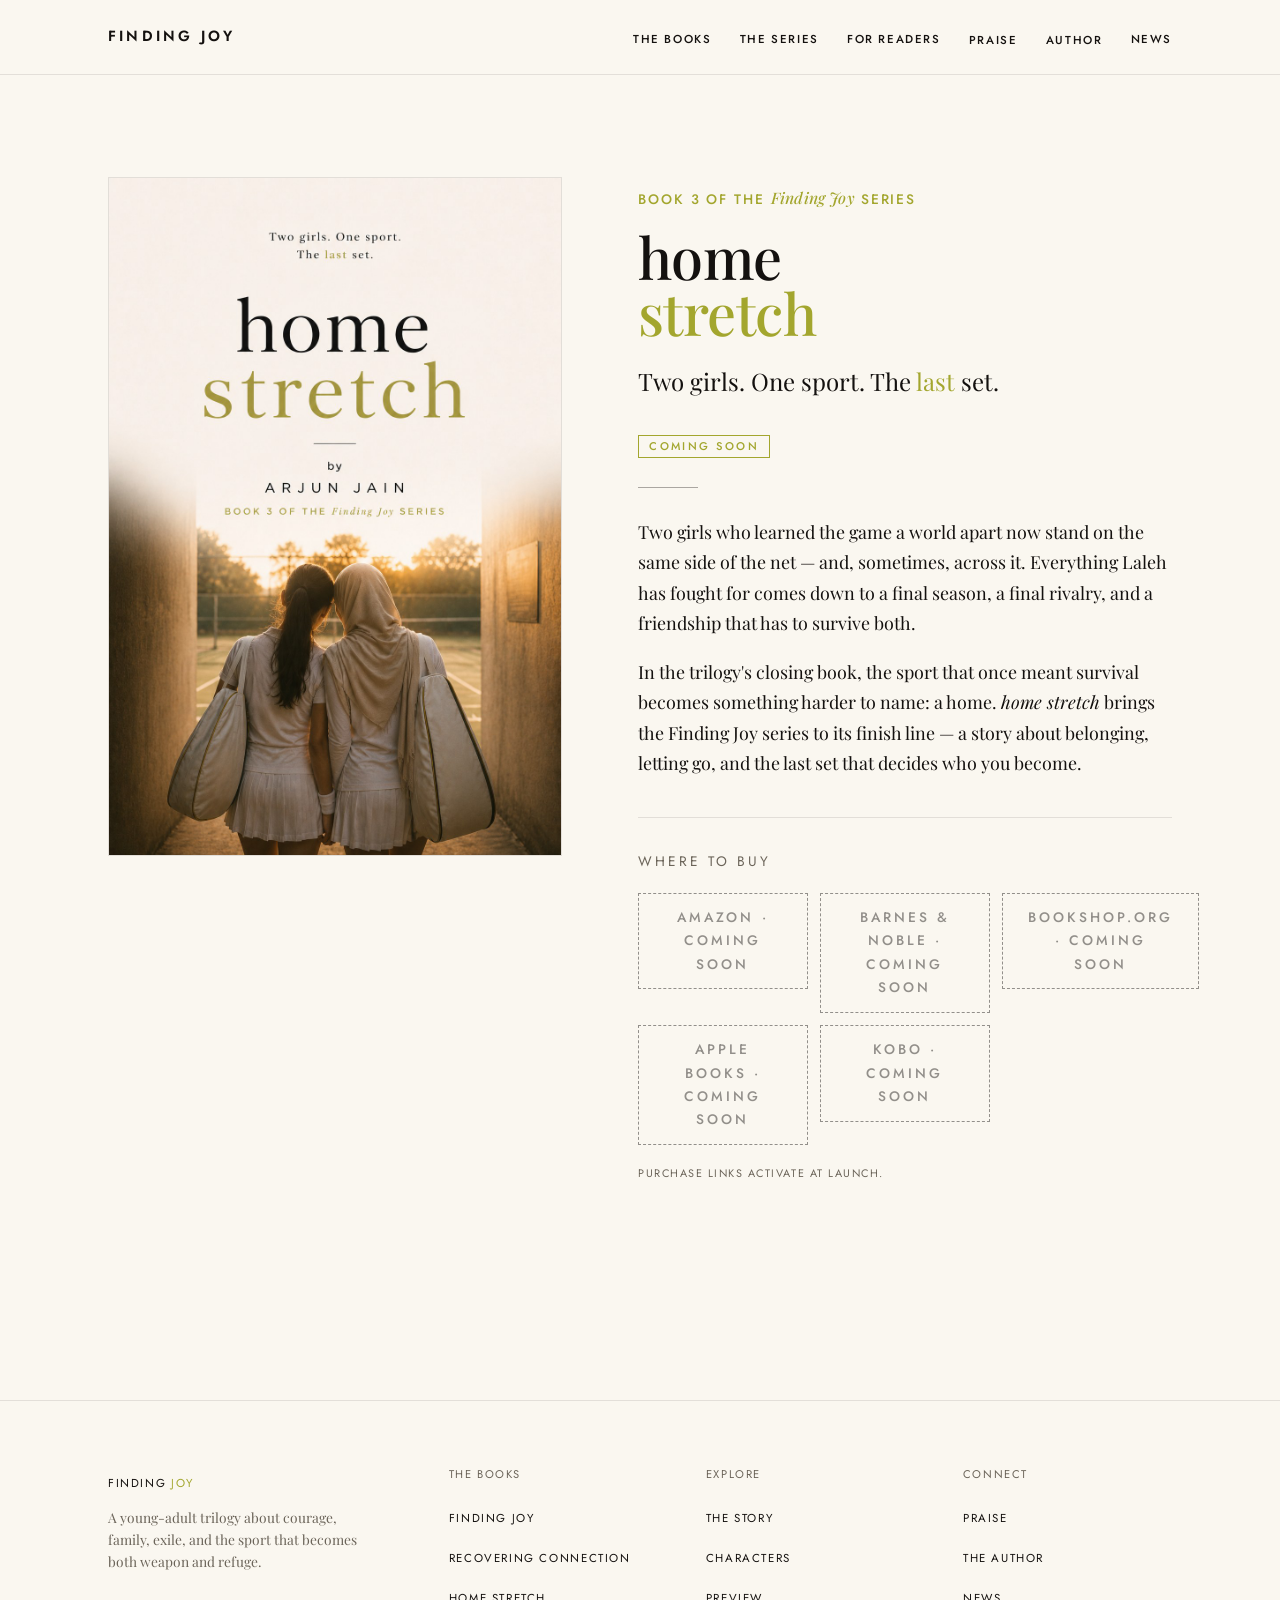
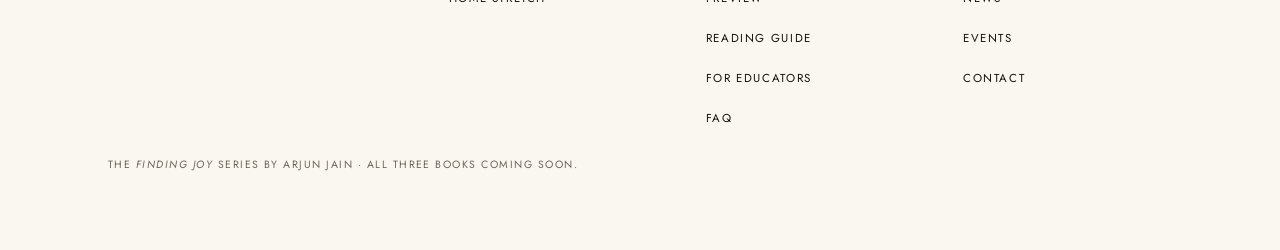
<file: books/home-stretch.html>
<!DOCTYPE html>
<html lang="en">
<head>
  <meta charset="UTF-8">
  <meta name="viewport" content="width=device-width, initial-scale=1.0">

  <title>home stretch — Book 3 of the Finding Joy series | Arjun Jain</title>
  <meta name="description" content="home stretch, Book 3 of the Finding Joy series by Arjun Jain. Two girls. One sport. The last set. Coming soon.">
  <link rel="canonical" href="https://findingjoyseries.com/books/home-stretch.html">

  <meta property="og:type" content="book">
  <meta property="og:site_name" content="Finding Joy">
  <meta property="og:title" content="home stretch — Book 3 of the Finding Joy series">
  <meta property="og:description" content="Two girls. One sport. The last set. Book 3 of the Finding Joy series by Arjun Jain. Coming soon.">
  <meta property="og:url" content="https://findingjoyseries.com/books/home-stretch.html">
  <meta property="og:image" content="https://findingjoyseries.com/assets/covers/home-stretch.jpg">
  <meta name="twitter:card" content="summary_large_image">
  <meta name="twitter:title" content="home stretch — Book 3 of the Finding Joy series">
  <meta name="twitter:description" content="Two girls. One sport. The last set. Coming soon.">
  <meta name="twitter:image" content="https://findingjoyseries.com/assets/covers/home-stretch.jpg">

  <link rel="icon" href="../favicon.svg" type="image/svg+xml">
  <link rel="preconnect" href="https://fonts.googleapis.com">
  <link rel="preconnect" href="https://fonts.gstatic.com" crossorigin>
  <link href="https://fonts.googleapis.com/css2?family=Playfair+Display:ital,wght@0,400;0,500;0,600;1,400;1,500&family=Cormorant+Garamond:ital@0;1&family=Jost:wght@400;500;600&display=swap" rel="stylesheet">
  <script>document.documentElement.className += " js";</script>
  <link rel="stylesheet" href="../assets/css/styles.css">

  <script type="application/ld+json">
  {
    "@context": "https://schema.org",
    "@type": "Book",
    "name": "home stretch",
    "author": { "@type": "Person", "name": "Arjun Jain" },
    "inLanguage": "en",
    "bookFormat": "https://schema.org/Hardcover",
    "image": "https://findingjoyseries.com/assets/covers/home-stretch.jpg",
    "url": "https://findingjoyseries.com/books/home-stretch.html",
    "description": "Two girls. One sport. The last set. Book 3 of the Finding Joy series by Arjun Jain.",
    "isPartOf": {
      "@type": "BookSeries",
      "name": "Finding Joy",
      "author": { "@type": "Person", "name": "Arjun Jain" }
    },
    "position": 3
  }
  </script>
</head>
<body>
  <a class="skip-link" href="#main">Skip to content</a>

  <header class="nav" data-nav>
    <div class="wrap nav__inner">
      <a class="nav__brand" href="../index.html" aria-label="Finding Joy — home">Finding Joy</a>
      <nav aria-label="Primary">
        <ul class="nav__list">
          <li class="nav__item nav__item--has-menu">
            <button type="button" class="nav__link" data-dropdown-trigger aria-expanded="false" aria-haspopup="true">The Books</button>
            <ul class="nav__menu">
              <li><a href="finding-joy.html">Finding Joy</a></li>
              <li><a href="recovering-connection.html">Recovering Connection</a></li>
              <li><a href="home-stretch.html" aria-current="page">Home Stretch</a></li>
            </ul>
          </li>
          <li class="nav__item nav__item--has-menu">
            <button type="button" class="nav__link" data-dropdown-trigger aria-expanded="false" aria-haspopup="true">The Series</button>
            <ul class="nav__menu">
              <li><a href="../story.html">The Story</a></li>
              <li><a href="../characters.html">Characters</a></li>
              <li><a href="../sample-chapter.html">Preview</a></li>
            </ul>
          </li>
          <li class="nav__item nav__item--has-menu">
            <button type="button" class="nav__link" data-dropdown-trigger aria-expanded="false" aria-haspopup="true">For Readers</button>
            <ul class="nav__menu">
              <li><a href="../reading-guide.html">Reading Guide</a></li>
              <li><a href="../educators.html">For Educators</a></li>
              <li><a href="../faq.html">FAQ</a></li>
            </ul>
          </li>
          <li class="nav__item"><a class="nav__link" href="../praise.html">Praise</a></li>
          <li class="nav__item"><a class="nav__link" href="../author.html">Author</a></li>
          <li class="nav__item nav__item--has-menu">
            <button type="button" class="nav__link" data-dropdown-trigger aria-expanded="false" aria-haspopup="true">News</button>
            <ul class="nav__menu">
              <li><a href="../news.html">Latest News</a></li>
              <li><a href="../events.html">Events</a></li>
            </ul>
          </li>
        </ul>
      </nav>
      <button type="button" class="nav__toggle" data-menu-toggle aria-expanded="false" aria-controls="mobile-menu" aria-label="Open menu">
        <span></span><span></span><span></span>
      </button>
    </div>
  </header>

  <div class="mobile-menu" id="mobile-menu" data-mobile-menu>
    <button type="button" class="mobile-menu__close" data-menu-close aria-label="Close menu">&times;</button>
    <ul class="mobile-menu__list">
      <li>
        <span class="mobile-menu__link" aria-hidden="true">The Books</span>
        <ul class="mobile-menu__sub">
          <li><a href="finding-joy.html">Finding Joy</a></li>
          <li><a href="recovering-connection.html">Recovering Connection</a></li>
          <li><a href="home-stretch.html" aria-current="page">Home Stretch</a></li>
        </ul>
      </li>
      <li>
        <span class="mobile-menu__link" aria-hidden="true">The Series</span>
        <ul class="mobile-menu__sub">
          <li><a href="../story.html">The Story</a></li>
          <li><a href="../characters.html">Characters</a></li>
          <li><a href="../sample-chapter.html">Preview</a></li>
        </ul>
      </li>
      <li>
        <span class="mobile-menu__link" aria-hidden="true">For Readers</span>
        <ul class="mobile-menu__sub">
          <li><a href="../reading-guide.html">Reading Guide</a></li>
          <li><a href="../educators.html">For Educators</a></li>
          <li><a href="../faq.html">FAQ</a></li>
        </ul>
      </li>
      <li><a class="mobile-menu__link" href="../praise.html">Praise</a></li>
      <li><a class="mobile-menu__link" href="../author.html">Author</a></li>
      <li>
        <span class="mobile-menu__link" aria-hidden="true">News</span>
        <ul class="mobile-menu__sub">
          <li><a href="../news.html">Latest News</a></li>
          <li><a href="../events.html">Events</a></li>
        </ul>
      </li>
      <li><a class="mobile-menu__link" href="../contact.html">Contact</a></li>
    </ul>
  </div>

  <main id="main">
    <section class="section wrap">
      <div class="book-detail">
        <div class="book-detail__cover reveal">
          <img src="../assets/covers/home-stretch.jpg" width="1024" height="1536" decoding="async"
               alt="home stretch — Book 3 of the Finding Joy series. Two players in tennis whites walk side by side down a shaded corridor toward a sunlit court, racket bags on their shoulders.">
        </div>

        <div class="book-detail__body reveal">
          <p class="series-line">Book 3 of the <em>Finding Joy</em> series</p>
          <h1 class="book-title book-detail__title">
            <span class="line-1">home</span>
            <span class="line-2">stretch</span>
          </h1>
          <p class="tagline book-detail__tagline">Two girls. One sport. The <span class="key">last</span> set.</p>
          <p><span class="badge">Coming Soon</span></p>

          <hr class="rule rule--left">

          <!-- REPLACEABLE PLACEHOLDER COPY — swap for the final jacket description. -->
          <div class="book-detail__desc">
            <p>Two girls who learned the game a world apart now stand on the same side of the net —
            and, sometimes, across it. Everything Laleh has fought for comes down to a final
            season, a final rivalry, and a friendship that has to survive both.</p>
            <p>In the trilogy's closing book, the sport that once meant survival becomes something
            harder to name: a home. <em>home stretch</em> brings the Finding Joy series to its
            finish line — a story about belonging, letting go, and the last set that decides who
            you become.</p>
          </div>
          <!-- END REPLACEABLE PLACEHOLDER COPY -->

          <!-- ============ PURCHASE LINKS ============ -->
          <div class="purchase">
            <p class="purchase__label">Where to buy</p>
            <!-- Retailer buttons render from data/retailers.js. Inert until a url is set. -->
            <ul class="purchase__list" data-retailers data-book="home-stretch" data-title="home stretch">
              <li><a class="btn btn--inert" href="#" aria-disabled="true" tabindex="-1">Amazon · Coming Soon</a></li>
              <li><a class="btn btn--inert" href="#" aria-disabled="true" tabindex="-1">Barnes &amp; Noble · Coming Soon</a></li>
              <li><a class="btn btn--inert" href="#" aria-disabled="true" tabindex="-1">Bookshop.org · Coming Soon</a></li>
              <li><a class="btn btn--inert" href="#" aria-disabled="true" tabindex="-1">Apple Books · Coming Soon</a></li>
              <li><a class="btn btn--inert" href="#" aria-disabled="true" tabindex="-1">Kobo · Coming Soon</a></li>
            </ul>
            <p class="purchase__note">Purchase links activate at launch.</p>
          </div>
        </div>
      </div>
    </section>
  </main>

  <footer class="footer">
    <div class="wrap">
      <div class="footer__cols">
        <div class="footer__col footer__about">
          <a class="footer__brand" href="../index.html">finding <span class="key">joy</span></a>
          <p>A young-adult trilogy about courage, family, exile, and the sport that becomes both weapon and refuge.</p>
        </div>
        <div class="footer__col">
          <p class="footer__col-title">The Books</p>
          <ul>
          <li><a href="finding-joy.html">Finding Joy</a></li>
          <li><a href="recovering-connection.html">Recovering Connection</a></li>
          <li><a href="home-stretch.html">Home Stretch</a></li>
          </ul>
        </div>
        <div class="footer__col">
          <p class="footer__col-title">Explore</p>
          <ul>
          <li><a href="../story.html">The Story</a></li>
          <li><a href="../characters.html">Characters</a></li>
          <li><a href="../sample-chapter.html">Preview</a></li>
          <li><a href="../reading-guide.html">Reading Guide</a></li>
          <li><a href="../educators.html">For Educators</a></li>
          <li><a href="../faq.html">FAQ</a></li>
          </ul>
        </div>
        <div class="footer__col">
          <p class="footer__col-title">Connect</p>
          <ul>
          <li><a href="../praise.html">Praise</a></li>
          <li><a href="../author.html">The Author</a></li>
          <li><a href="../news.html">News</a></li>
          <li><a href="../events.html">Events</a></li>
          <li><a href="../contact.html">Contact</a></li>
          </ul>
        </div>
      </div>
      <p class="footer__meta">The <em>Finding Joy</em> series by Arjun Jain · All three books coming soon.</p>
    </div>
  </footer>

  <script src="../data/retailers.js"></script>
  <script src="../assets/js/main.js"></script>
</body>
</html>
</file>
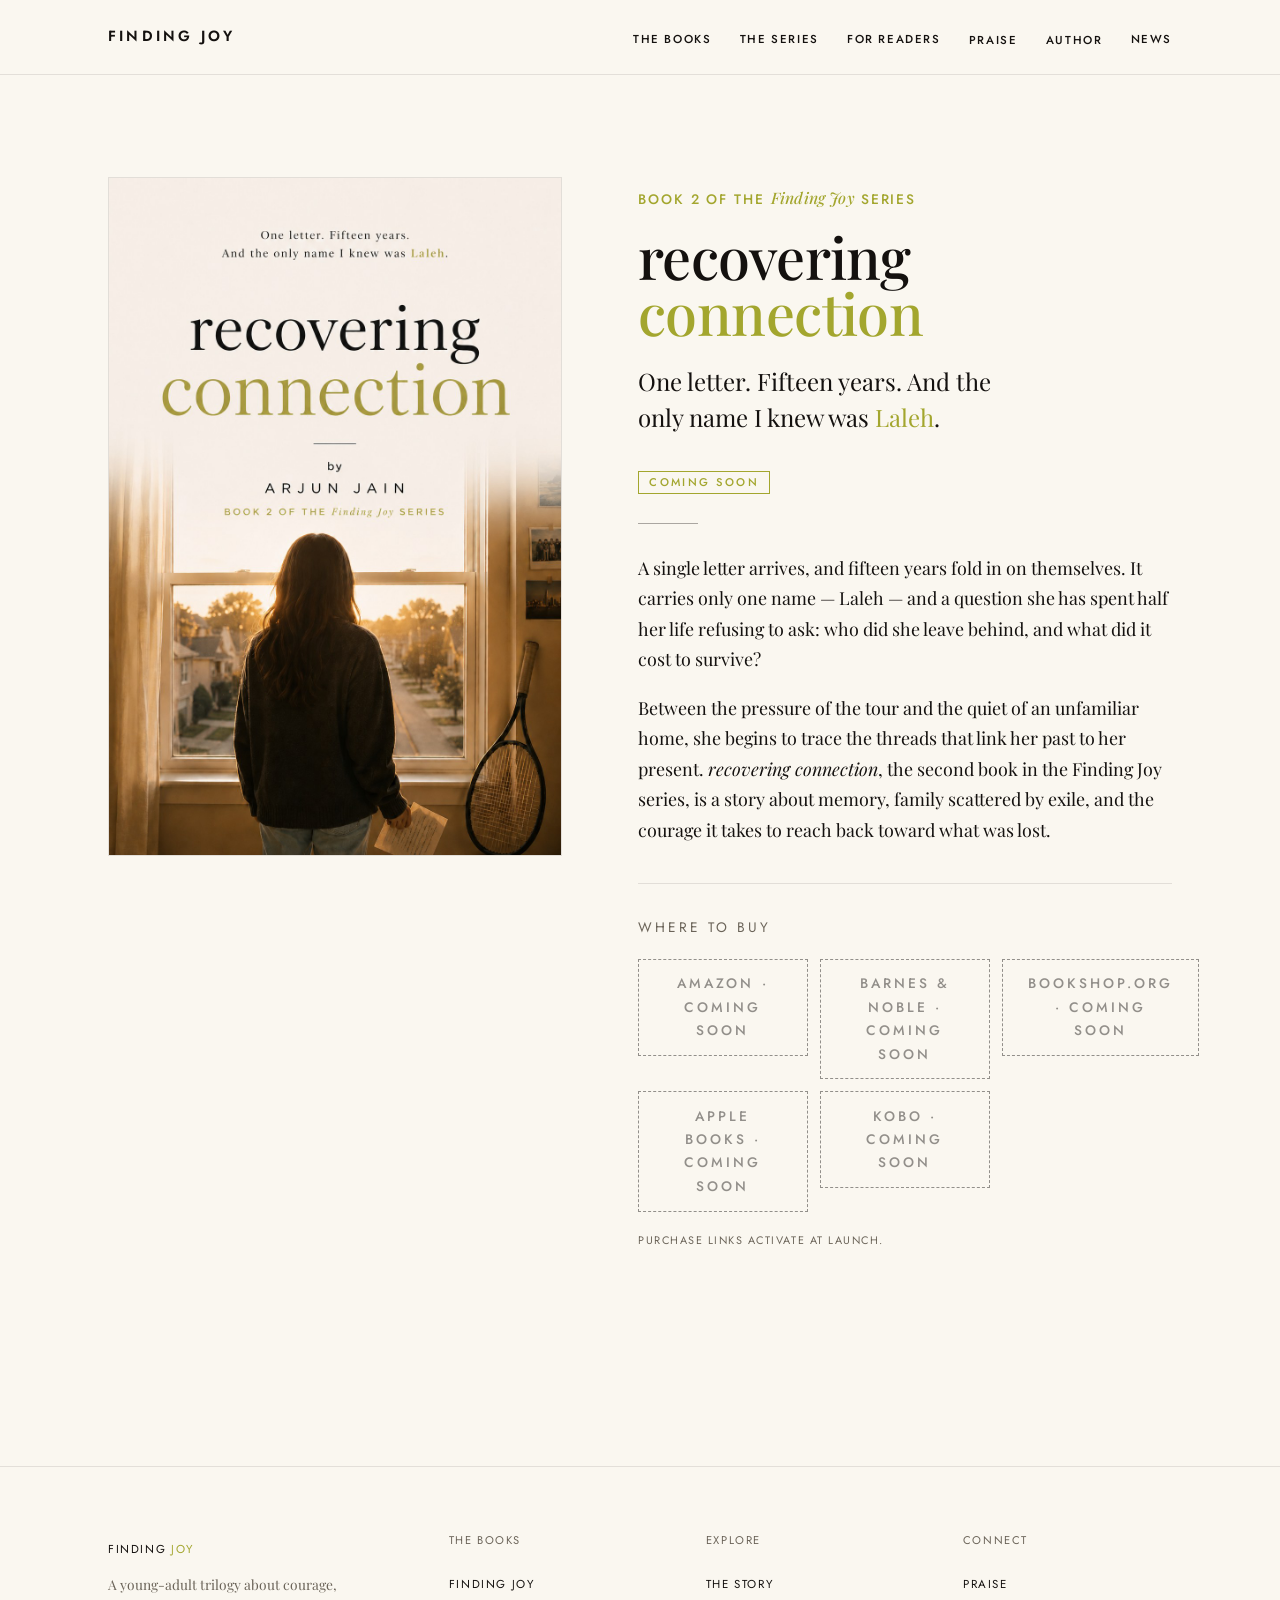
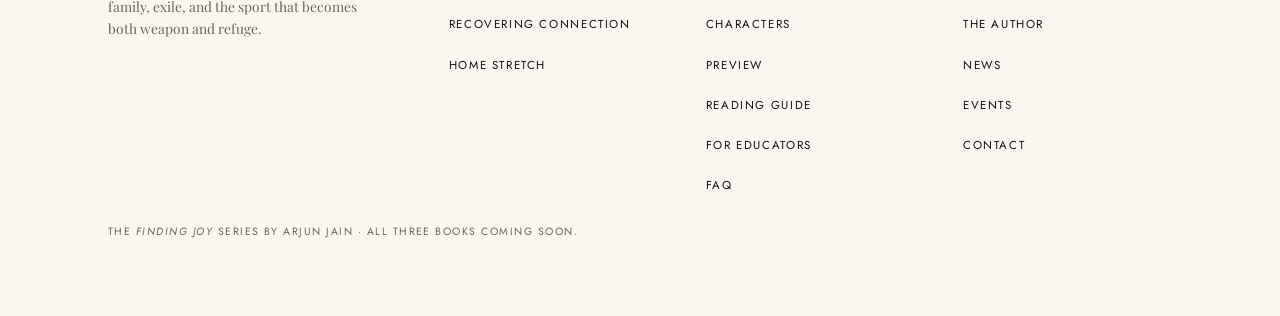
<file: books/recovering-connection.html>
<!DOCTYPE html>
<html lang="en">
<head>
  <meta charset="UTF-8">
  <meta name="viewport" content="width=device-width, initial-scale=1.0">

  <title>recovering connection — Book 2 of the Finding Joy series | Arjun Jain</title>
  <meta name="description" content="recovering connection, Book 2 of the Finding Joy series by Arjun Jain. One letter. Fifteen years. And the only name I knew was Laleh. Coming soon.">
  <link rel="canonical" href="https://findingjoyseries.com/books/recovering-connection.html">

  <meta property="og:type" content="book">
  <meta property="og:site_name" content="Finding Joy">
  <meta property="og:title" content="recovering connection — Book 2 of the Finding Joy series">
  <meta property="og:description" content="One letter. Fifteen years. And the only name I knew was Laleh. Book 2 of the Finding Joy series by Arjun Jain. Coming soon.">
  <meta property="og:url" content="https://findingjoyseries.com/books/recovering-connection.html">
  <meta property="og:image" content="https://findingjoyseries.com/assets/covers/recovering-connection.jpg">
  <meta name="twitter:card" content="summary_large_image">
  <meta name="twitter:title" content="recovering connection — Book 2 of the Finding Joy series">
  <meta name="twitter:description" content="One letter. Fifteen years. And the only name I knew was Laleh. Coming soon.">
  <meta name="twitter:image" content="https://findingjoyseries.com/assets/covers/recovering-connection.jpg">

  <link rel="icon" href="../favicon.svg" type="image/svg+xml">
  <link rel="preconnect" href="https://fonts.googleapis.com">
  <link rel="preconnect" href="https://fonts.gstatic.com" crossorigin>
  <link href="https://fonts.googleapis.com/css2?family=Playfair+Display:ital,wght@0,400;0,500;0,600;1,400;1,500&family=Cormorant+Garamond:ital@0;1&family=Jost:wght@400;500;600&display=swap" rel="stylesheet">
  <script>document.documentElement.className += " js";</script>
  <link rel="stylesheet" href="../assets/css/styles.css">

  <script type="application/ld+json">
  {
    "@context": "https://schema.org",
    "@type": "Book",
    "name": "recovering connection",
    "author": { "@type": "Person", "name": "Arjun Jain" },
    "inLanguage": "en",
    "bookFormat": "https://schema.org/Hardcover",
    "image": "https://findingjoyseries.com/assets/covers/recovering-connection.jpg",
    "url": "https://findingjoyseries.com/books/recovering-connection.html",
    "description": "One letter. Fifteen years. And the only name I knew was Laleh. Book 2 of the Finding Joy series by Arjun Jain.",
    "isPartOf": {
      "@type": "BookSeries",
      "name": "Finding Joy",
      "author": { "@type": "Person", "name": "Arjun Jain" }
    },
    "position": 2
  }
  </script>
</head>
<body>
  <a class="skip-link" href="#main">Skip to content</a>

  <header class="nav" data-nav>
    <div class="wrap nav__inner">
      <a class="nav__brand" href="../index.html" aria-label="Finding Joy — home">Finding Joy</a>
      <nav aria-label="Primary">
        <ul class="nav__list">
          <li class="nav__item nav__item--has-menu">
            <button type="button" class="nav__link" data-dropdown-trigger aria-expanded="false" aria-haspopup="true">The Books</button>
            <ul class="nav__menu">
              <li><a href="finding-joy.html">Finding Joy</a></li>
              <li><a href="recovering-connection.html" aria-current="page">Recovering Connection</a></li>
              <li><a href="home-stretch.html">Home Stretch</a></li>
            </ul>
          </li>
          <li class="nav__item nav__item--has-menu">
            <button type="button" class="nav__link" data-dropdown-trigger aria-expanded="false" aria-haspopup="true">The Series</button>
            <ul class="nav__menu">
              <li><a href="../story.html">The Story</a></li>
              <li><a href="../characters.html">Characters</a></li>
              <li><a href="../sample-chapter.html">Preview</a></li>
            </ul>
          </li>
          <li class="nav__item nav__item--has-menu">
            <button type="button" class="nav__link" data-dropdown-trigger aria-expanded="false" aria-haspopup="true">For Readers</button>
            <ul class="nav__menu">
              <li><a href="../reading-guide.html">Reading Guide</a></li>
              <li><a href="../educators.html">For Educators</a></li>
              <li><a href="../faq.html">FAQ</a></li>
            </ul>
          </li>
          <li class="nav__item"><a class="nav__link" href="../praise.html">Praise</a></li>
          <li class="nav__item"><a class="nav__link" href="../author.html">Author</a></li>
          <li class="nav__item nav__item--has-menu">
            <button type="button" class="nav__link" data-dropdown-trigger aria-expanded="false" aria-haspopup="true">News</button>
            <ul class="nav__menu">
              <li><a href="../news.html">Latest News</a></li>
              <li><a href="../events.html">Events</a></li>
            </ul>
          </li>
        </ul>
      </nav>
      <button type="button" class="nav__toggle" data-menu-toggle aria-expanded="false" aria-controls="mobile-menu" aria-label="Open menu">
        <span></span><span></span><span></span>
      </button>
    </div>
  </header>

  <div class="mobile-menu" id="mobile-menu" data-mobile-menu>
    <button type="button" class="mobile-menu__close" data-menu-close aria-label="Close menu">&times;</button>
    <ul class="mobile-menu__list">
      <li>
        <span class="mobile-menu__link" aria-hidden="true">The Books</span>
        <ul class="mobile-menu__sub">
          <li><a href="finding-joy.html">Finding Joy</a></li>
          <li><a href="recovering-connection.html" aria-current="page">Recovering Connection</a></li>
          <li><a href="home-stretch.html">Home Stretch</a></li>
        </ul>
      </li>
      <li>
        <span class="mobile-menu__link" aria-hidden="true">The Series</span>
        <ul class="mobile-menu__sub">
          <li><a href="../story.html">The Story</a></li>
          <li><a href="../characters.html">Characters</a></li>
          <li><a href="../sample-chapter.html">Preview</a></li>
        </ul>
      </li>
      <li>
        <span class="mobile-menu__link" aria-hidden="true">For Readers</span>
        <ul class="mobile-menu__sub">
          <li><a href="../reading-guide.html">Reading Guide</a></li>
          <li><a href="../educators.html">For Educators</a></li>
          <li><a href="../faq.html">FAQ</a></li>
        </ul>
      </li>
      <li><a class="mobile-menu__link" href="../praise.html">Praise</a></li>
      <li><a class="mobile-menu__link" href="../author.html">Author</a></li>
      <li>
        <span class="mobile-menu__link" aria-hidden="true">News</span>
        <ul class="mobile-menu__sub">
          <li><a href="../news.html">Latest News</a></li>
          <li><a href="../events.html">Events</a></li>
        </ul>
      </li>
      <li><a class="mobile-menu__link" href="../contact.html">Contact</a></li>
    </ul>
  </div>

  <main id="main">
    <section class="section wrap">
      <div class="book-detail">
        <div class="book-detail__cover reveal">
          <img src="../assets/covers/recovering-connection.jpg" width="1024" height="1536" decoding="async"
               alt="recovering connection — Book 2 of the Finding Joy series. A young woman looks out a sunlit window over a quiet street, a letter in her hand and a tennis racket resting against the wall.">
        </div>

        <div class="book-detail__body reveal">
          <p class="series-line">Book 2 of the <em>Finding Joy</em> series</p>
          <h1 class="book-title book-detail__title">
            <span class="line-1">recovering</span>
            <span class="line-2">connection</span>
          </h1>
          <p class="tagline book-detail__tagline">One letter. Fifteen years. And the only name I knew was <span class="key">Laleh</span>.</p>
          <p><span class="badge">Coming Soon</span></p>

          <hr class="rule rule--left">

          <!-- REPLACEABLE PLACEHOLDER COPY — swap for the final jacket description. -->
          <div class="book-detail__desc">
            <p>A single letter arrives, and fifteen years fold in on themselves. It carries only one
            name — Laleh — and a question she has spent half her life refusing to ask: who did
            she leave behind, and what did it cost to survive?</p>
            <p>Between the pressure of the tour and the quiet of an unfamiliar home, she begins
            to trace the threads that link her past to her present. <em>recovering connection</em>,
            the second book in the Finding Joy series, is a story about memory, family scattered by
            exile, and the courage it takes to reach back toward what was lost.</p>
          </div>
          <!-- END REPLACEABLE PLACEHOLDER COPY -->

          <!-- ============ PURCHASE LINKS ============ -->
          <div class="purchase">
            <p class="purchase__label">Where to buy</p>
            <!-- Retailer buttons render from data/retailers.js. Inert until a url is set. -->
            <ul class="purchase__list" data-retailers data-book="recovering-connection" data-title="recovering connection">
              <li><a class="btn btn--inert" href="#" aria-disabled="true" tabindex="-1">Amazon · Coming Soon</a></li>
              <li><a class="btn btn--inert" href="#" aria-disabled="true" tabindex="-1">Barnes &amp; Noble · Coming Soon</a></li>
              <li><a class="btn btn--inert" href="#" aria-disabled="true" tabindex="-1">Bookshop.org · Coming Soon</a></li>
              <li><a class="btn btn--inert" href="#" aria-disabled="true" tabindex="-1">Apple Books · Coming Soon</a></li>
              <li><a class="btn btn--inert" href="#" aria-disabled="true" tabindex="-1">Kobo · Coming Soon</a></li>
            </ul>
            <p class="purchase__note">Purchase links activate at launch.</p>
          </div>
        </div>
      </div>
    </section>
  </main>

  <footer class="footer">
    <div class="wrap">
      <div class="footer__cols">
        <div class="footer__col footer__about">
          <a class="footer__brand" href="../index.html">finding <span class="key">joy</span></a>
          <p>A young-adult trilogy about courage, family, exile, and the sport that becomes both weapon and refuge.</p>
        </div>
        <div class="footer__col">
          <p class="footer__col-title">The Books</p>
          <ul>
          <li><a href="finding-joy.html">Finding Joy</a></li>
          <li><a href="recovering-connection.html">Recovering Connection</a></li>
          <li><a href="home-stretch.html">Home Stretch</a></li>
          </ul>
        </div>
        <div class="footer__col">
          <p class="footer__col-title">Explore</p>
          <ul>
          <li><a href="../story.html">The Story</a></li>
          <li><a href="../characters.html">Characters</a></li>
          <li><a href="../sample-chapter.html">Preview</a></li>
          <li><a href="../reading-guide.html">Reading Guide</a></li>
          <li><a href="../educators.html">For Educators</a></li>
          <li><a href="../faq.html">FAQ</a></li>
          </ul>
        </div>
        <div class="footer__col">
          <p class="footer__col-title">Connect</p>
          <ul>
          <li><a href="../praise.html">Praise</a></li>
          <li><a href="../author.html">The Author</a></li>
          <li><a href="../news.html">News</a></li>
          <li><a href="../events.html">Events</a></li>
          <li><a href="../contact.html">Contact</a></li>
          </ul>
        </div>
      </div>
      <p class="footer__meta">The <em>Finding Joy</em> series by Arjun Jain · All three books coming soon.</p>
    </div>
  </footer>

  <script src="../data/retailers.js"></script>
  <script src="../assets/js/main.js"></script>
</body>
</html>
</file>
<file: assets/css/styles.css>
/* ============================================================
   FINDING JOY — series marketing site
   Design system derived directly from the book covers.
   Palette, type roles and the thin-rule divider all mirror
   the printed covers. Keep specificity flat and predictable.
   ============================================================ */

/* ----- 1. DESIGN TOKENS ----------------------------------- */
:root {
  /* Palette — pulled from the covers */
  --ivory: #FAF7F0;   /* page background — warm off-white */
  --ink:   #14110F;   /* primary text, first title line */
  --olive: #A3A62E;   /* accent — second title line, links, rules */
  --warm:  #C8A87C;   /* secondary warm tone (golden light) */
  --muted: #6B6459;   /* captions, metadata, secondary text */

  /* Derived tints */
  --ink-10: rgba(20, 17, 15, 0.10);
  --ink-15: rgba(20, 17, 15, 0.15);
  --ink-60: rgba(20, 17, 15, 0.60);
  --olive-12: rgba(163, 166, 46, 0.12);

  /* Type families */
  --serif: "Playfair Display", "Cormorant Garamond", Georgia, "Times New Roman", serif;
  --sans:  "Jost", "Montserrat", system-ui, -apple-system, "Segoe UI", sans-serif;

  /* Fluid type scale */
  --step--1: clamp(0.78rem, 0.75rem + 0.15vw, 0.86rem);
  --step-0:  clamp(1rem, 0.96rem + 0.2vw, 1.12rem);
  --step-1:  clamp(1.2rem, 1.1rem + 0.5vw, 1.5rem);
  --step-2:  clamp(1.5rem, 1.3rem + 1vw, 2.2rem);
  --step-3:  clamp(2.2rem, 1.7rem + 2.4vw, 3.6rem);
  --step-4:  clamp(3rem, 2rem + 5vw, 6rem);

  /* Rhythm */
  --measure: 64ch;
  --gutter: clamp(1.25rem, 4vw, 3rem);
  --section-y: clamp(3.5rem, 8vw, 7rem);
  --nav-h: 74px;

  /* Letter-spacing for the sans role */
  --track: 0.22em;
  --track-tight: 0.14em;
}

/* ----- 2. RESET / BASE ------------------------------------ */
*, *::before, *::after { box-sizing: border-box; }

html {
  scroll-behavior: smooth;
  -webkit-text-size-adjust: 100%;
}

body {
  margin: 0;
  background: var(--ivory);
  color: var(--ink);
  font-family: var(--serif);
  font-size: var(--step-0);
  line-height: 1.7;
  font-feature-settings: "kern" 1, "liga" 1;
  -webkit-font-smoothing: antialiased;
  text-rendering: optimizeLegibility;
}

img { max-width: 100%; height: auto; display: block; }

a { color: var(--olive); text-decoration: none; }
a:hover { text-decoration: underline; text-underline-offset: 0.25em; }

h1, h2, h3, h4 { margin: 0; font-weight: 500; line-height: 1.05; }
p { margin: 0 0 1.1em; }

::selection { background: var(--olive-12); }

/* Visible keyboard focus — olive ring */
:focus-visible {
  outline: 2px solid var(--olive);
  outline-offset: 3px;
}

/* ----- 3. ACCESSIBILITY HELPERS --------------------------- */
.skip-link {
  position: absolute;
  left: 50%;
  top: 0;
  transform: translate(-50%, -120%);
  background: var(--ink);
  color: var(--ivory);
  padding: 0.7em 1.4em;
  font-family: var(--sans);
  font-size: var(--step--1);
  letter-spacing: var(--track-tight);
  text-transform: uppercase;
  z-index: 200;
  transition: transform 0.2s ease;
}
.skip-link:focus { transform: translate(-50%, 0); text-decoration: none; }

.visually-hidden {
  position: absolute !important;
  width: 1px; height: 1px;
  padding: 0; margin: -1px;
  overflow: hidden; clip: rect(0 0 0 0);
  white-space: nowrap; border: 0;
}

/* ----- 4. LAYOUT PRIMITIVES ------------------------------- */
.wrap {
  width: 100%;
  max-width: 1160px;
  margin-inline: auto;
  padding-inline: var(--gutter);
}
.wrap--narrow { max-width: 820px; }

.section { padding-block: var(--section-y); }
.section--tight { padding-block: clamp(2.5rem, 5vw, 4rem); }

.center { text-align: center; }
.stack > * + * { margin-top: 1.1em; }

/* ----- 5. SHARED TYPE ROLES ------------------------------- */

/* Role 3: geometric sans, all caps, wide tracking */
.eyebrow,
.label,
.nav__link,
.btn,
.badge,
.series-line {
  font-family: var(--sans);
  text-transform: uppercase;
}

/* Role 4: series line — small uppercase olive, italic serif "Finding Joy" */
.series-line {
  font-size: var(--step--1);
  letter-spacing: var(--track-tight);
  color: var(--olive);
  font-weight: 500;
}
.series-line em,
.series-line .serieswordmark {
  font-family: var(--serif);
  font-style: italic;
  text-transform: none;
  letter-spacing: 0.01em;
  font-size: 1.15em;
}

/* Generic eyebrow (e.g. "BOOK 1 · SAMPLE CHAPTER") */
.eyebrow {
  font-size: var(--step--1);
  letter-spacing: var(--track);
  color: var(--olive);
  font-weight: 500;
  margin: 0 0 1.4rem;
}

/* Signature detail: short thin centered rule between title & byline */
.rule {
  width: 60px;
  height: 1px;
  border: 0;
  background: var(--ink);
  opacity: 0.35;
  margin: 1.8rem auto;
}
.rule--left { margin-inline: 0; }

/* Role 1: display / book titles — lowercase serif, two lines */
.book-title {
  font-family: var(--serif);
  text-transform: lowercase;
  font-weight: 500;
  line-height: 0.98;
  letter-spacing: -0.01em;
  margin: 0;
}
.book-title .line-1 { display: block; color: var(--ink); }
.book-title .line-2 { display: block; color: var(--olive); }

/* Role 2: tagline — serif, generous leading, one olive key word */
.tagline {
  font-family: var(--serif);
  font-weight: 400;
  color: var(--ink);
  line-height: 1.5;
}
.tagline .key { color: var(--olive); }

/* ----- 6. BUTTONS ----------------------------------------- */
/* Thin-bordered rectangles, uppercase, letter-spaced. No pills. */
.btn {
  display: inline-block;
  font-size: var(--step--1);
  letter-spacing: var(--track);
  font-weight: 500;
  color: var(--ink);
  border: 1px solid var(--ink);
  background: transparent;
  padding: 0.9em 1.8em;
  cursor: pointer;
  transition: background-color 0.25s ease, color 0.25s ease;
  text-align: center;
}
.btn:hover {
  background: var(--ink);
  color: var(--ivory);
  text-decoration: none;
}
.btn--olive { border-color: var(--olive); color: var(--olive); }
.btn--olive:hover { background: var(--olive); color: var(--ivory); }

/* Inert "Coming Soon" retailer buttons */
.btn--inert {
  opacity: 0.45;
  cursor: not-allowed;
  border-style: dashed;
}
.btn--inert:hover { background: transparent; color: var(--ink); text-decoration: none; }

/* ----- 7. BADGES ------------------------------------------ */
.badge {
  display: inline-block;
  font-family: var(--sans);
  font-size: 0.7rem;
  letter-spacing: var(--track);
  font-weight: 500;
  color: var(--olive);
  border: 1px solid var(--olive);
  padding: 0.45em 0.9em;
  line-height: 1;
}
.badge--solid { background: var(--olive); color: var(--ivory); border-color: var(--olive); }

/* ============================================================
   8. NAVIGATION
   ============================================================ */
.nav {
  position: sticky;
  top: 0;
  z-index: 100;
  background: var(--ivory);
  border-bottom: 1px solid var(--ink-10);
  transition: padding 0.25s ease, box-shadow 0.25s ease;
}
.nav__inner {
  display: flex;
  align-items: center;
  justify-content: space-between;
  gap: 1rem;
  height: var(--nav-h);
  transition: height 0.25s ease;
}
/* Condense slightly on scroll */
.nav.is-scrolled .nav__inner { height: 60px; }

.nav__brand {
  font-family: var(--sans);
  text-transform: uppercase;
  letter-spacing: var(--track);
  font-size: 0.92rem;
  font-weight: 600;
  color: var(--ink);
  white-space: nowrap;
}
.nav__brand:hover { text-decoration: none; color: var(--olive); }

.nav__list {
  display: flex;
  align-items: center;
  gap: clamp(1rem, 2.2vw, 2rem);
  list-style: none;
  margin: 0;
  padding: 0;
}
.nav__link {
  font-size: 0.72rem;
  letter-spacing: var(--track-tight);
  font-weight: 500;
  color: var(--ink);
  padding: 0.5em 0;
  background: none;
  border: 0;
  cursor: pointer;
}
.nav__link:hover,
.nav__link[aria-current="page"] { color: var(--olive); text-decoration: none; }
.nav__link[aria-current="page"] { border-bottom: 1px solid var(--olive); }

/* Dropdown — THE BOOKS */
.nav__item--has-menu { position: relative; }
.nav__menu {
  position: absolute;
  top: 100%;
  left: 50%;
  transform: translateX(-50%);
  min-width: 232px;
  background: var(--ivory);
  border: 1px solid var(--ink-10);
  padding: 0.5rem 0;
  margin-top: 0.4rem;
  list-style: none;
  opacity: 0;
  visibility: hidden;
  transition: opacity 0.18s ease, visibility 0.18s ease;
}
.nav__item--has-menu:hover .nav__menu,
.nav__item--has-menu:focus-within .nav__menu,
.nav__menu.is-open { opacity: 1; visibility: visible; }
.nav__menu li { margin: 0; }
.nav__menu a {
  display: block;
  padding: 0.6em 1.4em;
  font-family: var(--serif);
  text-transform: none;
  letter-spacing: normal;
  font-size: 0.98rem;
  color: var(--ink);
}
.nav__menu a:hover { color: var(--olive); background: var(--olive-12); text-decoration: none; }

.nav__toggle {
  display: none;
  flex-direction: column;
  justify-content: center;
  gap: 5px;
  width: 40px; height: 40px;
  background: none; border: 0; padding: 8px; cursor: pointer;
}
.nav__toggle span {
  display: block; height: 1.5px; width: 100%;
  background: var(--ink); transition: transform 0.25s ease, opacity 0.25s ease;
}

/* Full-screen mobile overlay */
.mobile-menu {
  position: fixed;
  inset: 0;
  z-index: 150;
  background: var(--ivory);
  display: flex;
  flex-direction: column;
  padding: calc(var(--nav-h) + 1rem) var(--gutter) 2rem;
  transform: translateY(-100%);
  visibility: hidden;
  transition: transform 0.32s ease, visibility 0.32s ease;
  overflow-y: auto;
}
.mobile-menu.is-open { transform: translateY(0); visibility: visible; }
.mobile-menu__close {
  position: absolute;
  top: 18px; right: var(--gutter);
  width: 44px; height: 44px;
  background: none; border: 0; cursor: pointer;
  font-size: 1.8rem; color: var(--ink); line-height: 1;
}
.mobile-menu__list { list-style: none; margin: 0; padding: 0; }
.mobile-menu__list > li { border-bottom: 1px solid var(--ink-10); }
.mobile-menu__link {
  display: block;
  font-family: var(--sans);
  text-transform: uppercase;
  letter-spacing: var(--track-tight);
  font-size: 1.05rem;
  color: var(--ink);
  padding: 1.05rem 0;
}
.mobile-menu__link:hover { color: var(--olive); text-decoration: none; }
.mobile-menu__sub { list-style: none; margin: 0 0 0.8rem; padding: 0 0 0 1rem; }
.mobile-menu__sub a {
  display: block;
  font-family: var(--serif);
  text-transform: none;
  font-size: 1rem;
  color: var(--muted);
  padding: 0.5rem 0;
}

/* ============================================================
   9. HERO (home)
   ============================================================ */
.hero {
  position: relative;
  min-height: min(88vh, 780px);
  display: grid;
  align-items: center;
  overflow: hidden;
  background: linear-gradient(180deg, var(--ivory) 0%, #f3ecdd 100%);
}
.hero__inner {
  position: relative;
  z-index: 2;
  text-align: center;
  padding-block: clamp(3rem, 9vw, 6rem);
}
.hero__tagline {
  font-size: var(--step-1);
  max-width: 22ch;
  margin-inline: auto;
}
.hero__title {
  font-family: var(--serif);
  text-transform: lowercase;
  font-weight: 500;
  line-height: 0.92;
  margin: 1.2rem 0 0.4rem;
  letter-spacing: -0.015em;
}
.hero__title .line-1 { display: block; color: var(--ink); font-size: var(--step-4); }
.hero__title .line-2 { display: block; color: var(--olive); font-size: var(--step-4); }
.hero__coming {
  font-family: var(--sans);
  text-transform: uppercase;
  letter-spacing: var(--track);
  font-size: var(--step--1);
  color: var(--muted);
  margin-top: 1.6rem;
}
.hero__coming strong { color: var(--olive); font-weight: 600; }
.hero__byline {
  font-family: var(--sans);
  text-transform: uppercase;
  letter-spacing: var(--track);
  font-size: var(--step--1);
  color: var(--ink);
  margin-top: 0.4rem;
}

/* ============================================================
   10. SECTION HEADINGS
   ============================================================ */
.section-head { text-align: center; margin-bottom: clamp(2rem, 5vw, 3.5rem); }
.section-head__title {
  font-family: var(--serif);
  text-transform: lowercase;
  font-size: var(--step-2);
  color: var(--ink);
}
.section-head__title .key { color: var(--olive); }
.lead {
  font-size: var(--step-1);
  color: var(--ink);
  max-width: 46ch;
  margin-inline: auto;
  line-height: 1.6;
}

/* ============================================================
   11. BOOKS ROW (home)
   ============================================================ */
.books-row {
  display: grid;
  grid-template-columns: repeat(3, 1fr);
  gap: clamp(1.5rem, 4vw, 3rem);
}
.book-card { text-align: center; }
.book-card__cover {
  position: relative;
  display: block;
  overflow: hidden;
  border: 1px solid var(--ink-10);
}
.book-card__cover img {
  width: 100%;
  aspect-ratio: 1024 / 1536;
  object-fit: cover;
  transition: transform 0.6s ease;
}
.book-card__cover:hover img { transform: scale(1.03); }
.book-card__badge {
  position: absolute;
  top: 0.9rem; left: 0.9rem;
  background: var(--ivory);
}
.book-card__title {
  font-family: var(--serif);
  text-transform: lowercase;
  font-size: var(--step-1);
  margin-top: 1.2rem;
  line-height: 1;
}
.book-card__title .line-1 { color: var(--ink); }
.book-card__title .line-2 { color: var(--olive); }
.book-card__tagline {
  font-size: var(--step--1);
  color: var(--muted);
  margin-top: 0.6rem;
  line-height: 1.5;
}
.book-card__tagline .key { color: var(--olive); }
.book-card__link {
  display: inline-block;
  margin-top: 0.9rem;
  font-family: var(--sans);
  text-transform: uppercase;
  letter-spacing: var(--track-tight);
  font-size: 0.68rem;
  color: var(--ink);
  border-bottom: 1px solid var(--olive);
  padding-bottom: 2px;
}
.book-card__link:hover { color: var(--olive); text-decoration: none; }

/* ============================================================
   12. PULL-QUOTE BLOCK
   ============================================================ */
.pullquote {
  background: #f3ecdd;
  text-align: center;
}
.pullquote__text {
  font-family: var(--serif);
  font-style: italic;
  font-size: var(--step-2);
  line-height: 1.4;
  color: var(--ink);
  max-width: 24ch;
  margin: 0 auto;
}
.pullquote__cite {
  display: block;
  font-family: var(--sans);
  font-style: normal;
  text-transform: uppercase;
  letter-spacing: var(--track);
  font-size: var(--step--1);
  color: var(--muted);
  margin-top: 1.8rem;
}

/* ============================================================
   13. ENDORSEMENTS
   ============================================================ */
.endorse-grid {
  display: grid;
  grid-template-columns: repeat(auto-fit, minmax(280px, 1fr));
  gap: clamp(1.25rem, 3vw, 2rem);
}
.endorse-card {
  border: 1px solid var(--ink-10);
  padding: clamp(1.6rem, 3vw, 2.4rem);
  position: relative;
  background: var(--ivory);
  display: flex;
  flex-direction: column;
}
.endorse-card__quote {
  font-family: var(--serif);
  font-size: var(--step-0);
  line-height: 1.6;
  color: var(--ink);
  position: relative;
  padding-top: 1.6rem;
}
.endorse-card__quote::before {
  content: "\201C";
  position: absolute;
  top: -0.35em; left: -0.06em;
  font-family: var(--serif);
  font-size: 3.4rem;
  line-height: 1;
  color: var(--olive);
}
.endorse-card__attr {
  margin-top: auto;
  padding-top: 1.4rem;
}
.endorse-card__name {
  font-family: var(--sans);
  text-transform: uppercase;
  letter-spacing: var(--track-tight);
  font-size: var(--step--1);
  color: var(--ink);
  font-weight: 600;
}
.endorse-card__credential {
  font-family: var(--sans);
  text-transform: uppercase;
  letter-spacing: var(--track-tight);
  font-size: 0.72rem;
  color: var(--muted);
  margin-top: 0.3rem;
}
/* Featured cards render larger */
.endorse-card--featured {
  grid-column: span 2;
  border-color: var(--olive);
}
.endorse-card--featured .endorse-card__quote { font-size: var(--step-1); }
@media (max-width: 620px) {
  .endorse-card--featured { grid-column: span 1; }
}

/* ============================================================
   14. NEWSLETTER
   ============================================================ */
.newsletter { text-align: center; background: var(--ink); color: var(--ivory); }
.newsletter .section-head__title { color: var(--ivory); }
.newsletter .lead { color: rgba(250, 247, 240, 0.78); }
.newsletter__form {
  display: flex;
  gap: 0.75rem;
  max-width: 480px;
  margin: 2rem auto 0;
  flex-wrap: wrap;
  justify-content: center;
}
.newsletter__input {
  flex: 1 1 240px;
  background: transparent;
  border: 1px solid rgba(250, 247, 240, 0.4);
  color: var(--ivory);
  font-family: var(--sans);
  font-size: var(--step--1);
  letter-spacing: var(--track-tight);
  padding: 0.9em 1.1em;
}
.newsletter__input::placeholder { color: rgba(250, 247, 240, 0.5); }
.newsletter__input:focus-visible { outline-color: var(--warm); }
.newsletter .btn {
  color: var(--ivory);
  border-color: var(--ivory);
}
.newsletter .btn:hover { background: var(--ivory); color: var(--ink); }
.newsletter__note {
  font-family: var(--sans);
  text-transform: uppercase;
  letter-spacing: var(--track-tight);
  font-size: 0.72rem;
  color: var(--warm);
  min-height: 1.2em;
  margin-top: 1.2rem;
}

/* ============================================================
   15. BOOK PAGE (detail)
   ============================================================ */
.book-detail {
  display: grid;
  grid-template-columns: minmax(0, 0.85fr) minmax(0, 1fr);
  gap: clamp(2rem, 6vw, 5rem);
  align-items: start;
}
.book-detail__cover {
  border: 1px solid var(--ink-10);
  position: sticky;
  top: calc(var(--nav-h) + 1.5rem);
}
.book-detail__cover img { width: 100%; aspect-ratio: 1024 / 1536; object-fit: cover; }
.book-detail__body { padding-top: 0.5rem; }
.book-detail__title {
  font-size: var(--step-3);
  margin: 1rem 0 1.4rem;
}
.book-detail__tagline {
  font-size: var(--step-1);
  max-width: 28ch;
  margin-bottom: 1.8rem;
}
.book-detail__desc {
  color: var(--ink);
  max-width: 60ch;
}
.book-detail__desc p { margin-bottom: 1em; }

@media (max-width: 760px) {
  .book-detail { grid-template-columns: 1fr; }
  .book-detail__cover {
    position: static;
    max-width: 320px;
    margin-inline: auto;
  }
  .book-detail__body { text-align: center; }
  .book-detail__tagline, .book-detail__desc { margin-inline: auto; }
  .book-detail .rule { margin-inline: auto; }
}

/* ----- Purchase links block ------------------------------- */
.purchase {
  border-top: 1px solid var(--ink-10);
  margin-top: 2.4rem;
  padding-top: 2rem;
}
.purchase__label {
  font-family: var(--sans);
  text-transform: uppercase;
  letter-spacing: var(--track);
  font-size: var(--step--1);
  color: var(--muted);
  margin-bottom: 1.2rem;
}
.purchase__list {
  display: grid;
  grid-template-columns: repeat(auto-fit, minmax(150px, 1fr));
  gap: 0.75rem;
  list-style: none;
  margin: 0; padding: 0;
}
.purchase__note {
  font-family: var(--sans);
  text-transform: uppercase;
  letter-spacing: var(--track-tight);
  font-size: 0.68rem;
  color: var(--muted);
  margin-top: 1.2rem;
}

/* ============================================================
   16. SAMPLE CHAPTER (reading page)
   ============================================================ */
.reading-progress {
  position: fixed;
  top: 0; left: 0;
  height: 2px;
  width: 0;
  background: var(--olive);
  z-index: 120;
  transition: width 0.05s linear;
}
.reader {
  max-width: 40rem;   /* ~ 64ch measure */
  margin-inline: auto;
  padding-block: clamp(3rem, 7vw, 5.5rem);
}
.reader__head { text-align: center; margin-bottom: 3rem; }
.reader__title {
  font-family: var(--serif);
  text-transform: lowercase;
  font-size: var(--step-3);
  color: var(--ink);
  line-height: 1;
}
.reader__subtitle {
  font-family: var(--serif);
  font-style: italic;
  color: var(--muted);
  font-size: var(--step-1);
  margin-top: 0.6rem;
}
.reader__body { font-size: var(--step-0); line-height: 1.8; }
.reader__body p { margin: 0 0 1.5em; text-align: left; }
/* Interior-monologue lines set apart in olive italic serif */
.reader__body .inner-thought {
  color: var(--olive);
  font-style: italic;
  text-align: center;
  margin-block: 2em;
}
/* Umpire calls / score announcements — quiet, centered */
.reader__body .callout {
  font-style: italic;
  color: var(--muted);
  text-align: center;
}
.reader__scoreline {
  font-family: var(--sans);
  letter-spacing: var(--track-tight);
  color: var(--muted);
  font-style: normal;
}
.reader__end {
  text-align: center;
  margin-top: 3.5rem;
  padding-top: 2.5rem;
  border-top: 1px solid var(--ink-10);
}

/* ============================================================
   17. AUTHOR
   ============================================================ */
.author {
  display: grid;
  grid-template-columns: 300px 1fr;
  gap: clamp(2rem, 6vw, 4.5rem);
  align-items: start;
}
.author__photo-frame {
  border: 1px solid var(--ink-10);
  background: #f0e8d8;
  aspect-ratio: 4 / 5;
  overflow: hidden;
  position: sticky;
  top: calc(var(--nav-h) + 1.5rem);
}
.author__photo-frame img { width: 100%; height: 100%; object-fit: cover; }
.author__photo-fallback {
  display: flex;
  align-items: center;
  justify-content: center;
  height: 100%;
  text-align: center;
  padding: 1.5rem;
}
.author__photo-fallback span {
  font-family: var(--sans);
  text-transform: uppercase;
  letter-spacing: var(--track-tight);
  font-size: 0.72rem;
  color: var(--muted);
}
.author__body { max-width: 62ch; }
.author__name {
  font-family: var(--serif);
  text-transform: lowercase;
  font-size: var(--step-3);
  color: var(--ink);
}
.author__contact {
  margin-top: 2rem;
  padding-top: 1.6rem;
  border-top: 1px solid var(--ink-10);
}
.author__contact-label {
  font-family: var(--sans);
  text-transform: uppercase;
  letter-spacing: var(--track);
  font-size: var(--step--1);
  color: var(--muted);
  margin-bottom: 0.4rem;
}
@media (max-width: 720px) {
  .author { grid-template-columns: 1fr; }
  .author__photo-frame { position: static; max-width: 260px; margin-inline: auto; }
}

/* ============================================================
   18. NEWS
   ============================================================ */
.news-list { list-style: none; margin: 0; padding: 0; max-width: 680px; margin-inline: auto; }
.news-item {
  padding-block: clamp(1.6rem, 3vw, 2.2rem);
  border-bottom: 1px solid var(--ink-10);
}
.news-item:first-child { padding-top: 0; }
.news-item__date {
  font-family: var(--sans);
  text-transform: uppercase;
  letter-spacing: var(--track-tight);
  font-size: 0.72rem;
  color: var(--olive);
  margin-bottom: 0.5rem;
}
.news-item__title {
  font-family: var(--serif);
  font-size: var(--step-1);
  color: var(--ink);
  margin-bottom: 0.5rem;
  line-height: 1.2;
}
.news-item__body { color: var(--muted); margin: 0; }

/* ============================================================
   19. PAGE HEADER (interior pages)
   ============================================================ */
.page-head {
  text-align: center;
  padding-block: clamp(3rem, 7vw, 5rem) clamp(1.5rem, 3vw, 2.5rem);
}
.page-head__title {
  font-family: var(--serif);
  text-transform: lowercase;
  font-size: var(--step-3);
  color: var(--ink);
}
.page-head__title .key { color: var(--olive); }
.page-head__intro {
  font-size: var(--step-1);
  color: var(--muted);
  max-width: 44ch;
  margin: 1rem auto 0;
}

/* ============================================================
   20. FOOTER
   ============================================================ */
.footer {
  border-top: 1px solid var(--ink-10);
  padding-block: clamp(2.5rem, 5vw, 4rem);
  margin-top: var(--section-y);
}
.footer__inner {
  display: flex;
  flex-wrap: wrap;
  gap: 1.5rem 2.5rem;
  align-items: center;
  justify-content: space-between;
}
.footer__brand {
  font-family: var(--serif);
  text-transform: lowercase;
  font-size: var(--step-1);
  color: var(--ink);
}
.footer__brand .key { color: var(--olive); }
.footer__nav { display: flex; flex-wrap: wrap; gap: 1.2rem; list-style: none; margin: 0; padding: 0; }
.footer__nav a {
  font-family: var(--sans);
  text-transform: uppercase;
  letter-spacing: var(--track-tight);
  font-size: 0.7rem;
  color: var(--muted);
}
.footer__nav a:hover { color: var(--olive); text-decoration: none; }
.footer__meta {
  width: 100%;
  font-family: var(--sans);
  text-transform: uppercase;
  letter-spacing: var(--track-tight);
  font-size: 0.66rem;
  color: var(--muted);
  margin-top: 1rem;
}

/* ============================================================
   21. SCROLL REVEAL
   ============================================================ */
/* Content is visible by default; only hidden once JS confirms it can
   reveal it (the <html> element gets a `js` class in the page <head>).
   This keeps everything readable with JavaScript disabled. */
.reveal {
  transition: opacity 0.7s ease, transform 0.7s ease;
  will-change: opacity, transform;
}
.js .reveal { opacity: 0; transform: translateY(18px); }
.reveal.is-visible { opacity: 1; transform: none; }

/* ============================================================
   22. RESPONSIVE — nav & books row
   ============================================================ */
@media (max-width: 900px) {
  .nav__list { display: none; }
  .nav__toggle { display: flex; }
}

@media (max-width: 720px) {
  .books-row { grid-template-columns: 1fr; max-width: 340px; margin-inline: auto; }
  .book-card__title { font-size: var(--step-2); }
}

/* ============================================================
   23. MOTION PREFERENCES
   ============================================================ */
@media (prefers-reduced-motion: reduce) {
  html { scroll-behavior: auto; }
  *, *::before, *::after {
    animation-duration: 0.001ms !important;
    animation-iteration-count: 1 !important;
    transition-duration: 0.001ms !important;
  }
  .js .reveal { opacity: 1; transform: none; }
}

/* ============================================================
   24. LONG-FORM PROSE (story, educators, contact)
   ============================================================ */
.prose { max-width: 42rem; margin-inline: auto; }
.prose > * + * { margin-top: 1.2em; }
.prose h2 {
  font-family: var(--serif);
  text-transform: lowercase;
  font-size: var(--step-2);
  color: var(--ink);
  margin-top: 2.4rem;
}
.prose h2 .key { color: var(--olive); }
.prose h3 {
  font-family: var(--sans);
  text-transform: uppercase;
  letter-spacing: var(--track-tight);
  font-size: var(--step--1);
  color: var(--muted);
  margin-top: 1.8rem;
}
.prose p { color: var(--ink); }
.prose .lead-in::first-letter {
  font-family: var(--serif);
  font-size: 3.2em;
  line-height: 0.8;
  float: left;
  color: var(--olive);
  padding: 0.05em 0.12em 0 0;
}

/* ============================================================
   25. THEMES / FEATURE GRID
   ============================================================ */
.theme-grid {
  display: grid;
  grid-template-columns: repeat(4, 1fr);
  gap: clamp(1.25rem, 3vw, 2.5rem);
}
.theme {
  text-align: center;
  padding-top: 1.4rem;
  border-top: 1px solid var(--olive);
}
.theme__label {
  font-family: var(--serif);
  text-transform: lowercase;
  font-size: var(--step-1);
  color: var(--ink);
}
.theme__label .key { color: var(--olive); }
.theme__text {
  font-size: var(--step--1);
  color: var(--muted);
  margin-top: 0.5rem;
  line-height: 1.55;
}
@media (max-width: 760px) { .theme-grid { grid-template-columns: repeat(2, 1fr); } }
@media (max-width: 420px) { .theme-grid { grid-template-columns: 1fr; } }

/* ============================================================
   26. FACTS BAND (home)
   ============================================================ */
.facts {
  display: flex;
  flex-wrap: wrap;
  justify-content: center;
  align-items: center;
  gap: clamp(1rem, 4vw, 3.5rem);
  text-align: center;
}
.fact__num {
  font-family: var(--serif);
  font-size: var(--step-3);
  color: var(--olive);
  line-height: 1;
  display: block;
}
.fact__label {
  font-family: var(--sans);
  text-transform: uppercase;
  letter-spacing: var(--track-tight);
  font-size: 0.7rem;
  color: var(--muted);
  margin-top: 0.5rem;
}

/* ============================================================
   27. CHARACTERS
   ============================================================ */
.character-grid {
  display: grid;
  grid-template-columns: repeat(auto-fit, minmax(260px, 1fr));
  gap: clamp(1.25rem, 3vw, 2rem);
}
.character {
  border: 1px solid var(--ink-10);
  padding: clamp(1.5rem, 3vw, 2.2rem);
  background: var(--ivory);
}
.character__initial {
  font-family: var(--serif);
  font-size: 3rem;
  line-height: 1;
  color: var(--olive);
}
.character__name {
  font-family: var(--serif);
  text-transform: lowercase;
  font-size: var(--step-1);
  color: var(--ink);
  margin-top: 0.4rem;
}
.character__role {
  font-family: var(--sans);
  text-transform: uppercase;
  letter-spacing: var(--track-tight);
  font-size: 0.68rem;
  color: var(--muted);
  margin-top: 0.4rem;
}
.character__blurb { font-size: var(--step--1); color: var(--ink); margin-top: 1rem; line-height: 1.6; }

/* ============================================================
   28. FAQ (native <details> accordion)
   ============================================================ */
.qa { max-width: 46rem; margin-inline: auto; }
.qa__item { border-bottom: 1px solid var(--ink-10); }
.qa__item[open] { background: linear-gradient(180deg, rgba(163,166,46,0.05), transparent); }
.qa__q {
  list-style: none;
  cursor: pointer;
  padding: 1.3rem 2.5rem 1.3rem 0;
  position: relative;
  font-family: var(--serif);
  font-size: var(--step-1);
  color: var(--ink);
}
.qa__q::-webkit-details-marker { display: none; }
.qa__q::after {
  content: "+";
  position: absolute;
  right: 0.2rem; top: 50%;
  transform: translateY(-50%);
  font-family: var(--sans);
  font-size: 1.5rem;
  color: var(--olive);
  transition: transform 0.2s ease;
}
.qa__item[open] .qa__q::after { content: "\2013"; }
.qa__q:hover { color: var(--olive); }
.qa__a { padding: 0 0 1.5rem; color: var(--muted); }
.qa__a p { margin: 0 0 0.8em; }

/* ============================================================
   29. DISCUSSION QUESTIONS (reading guide)
   ============================================================ */
.discussion { max-width: 44rem; margin-inline: auto; list-style: none; counter-reset: q; padding: 0; }
.discussion li {
  counter-increment: q;
  position: relative;
  padding: 1.3rem 0 1.3rem 3.2rem;
  border-bottom: 1px solid var(--ink-10);
  font-family: var(--serif);
  font-size: var(--step-1);
  color: var(--ink);
  line-height: 1.5;
}
.discussion li::before {
  content: counter(q, decimal-leading-zero);
  position: absolute;
  left: 0; top: 1.5rem;
  font-family: var(--sans);
  font-size: 0.8rem;
  letter-spacing: 0.1em;
  color: var(--olive);
}

/* ============================================================
   30. INFO / DEFINITION ROWS (educators, contact)
   ============================================================ */
.deflist { max-width: 44rem; margin-inline: auto; }
.deflist__row {
  display: grid;
  grid-template-columns: 200px 1fr;
  gap: 1.5rem;
  padding: 1.4rem 0;
  border-bottom: 1px solid var(--ink-10);
}
.deflist__term {
  font-family: var(--sans);
  text-transform: uppercase;
  letter-spacing: var(--track-tight);
  font-size: var(--step--1);
  color: var(--olive);
}
.deflist__desc { color: var(--ink); }
.deflist__desc p { margin: 0 0 0.6em; }
@media (max-width: 620px) {
  .deflist__row { grid-template-columns: 1fr; gap: 0.4rem; }
}

/* ============================================================
   31. CALLOUT BAND
   ============================================================ */
.band {
  background: #f3ecdd;
  text-align: center;
}
.band--ink { background: var(--ink); }
.band--ink .section-head__title, .band--ink .band__title { color: var(--ivory); }
.band--ink .lead, .band--ink p { color: rgba(250,247,240,0.8); }
.band--ink .btn { color: var(--ivory); border-color: var(--ivory); }
.band--ink .btn:hover { background: var(--ivory); color: var(--ink); }
.band__title {
  font-family: var(--serif);
  text-transform: lowercase;
  font-size: var(--step-2);
  color: var(--ink);
}
.band__title .key { color: var(--olive); }

/* Empty state (events) */
.empty-state {
  text-align: center;
  max-width: 40ch;
  margin-inline: auto;
  padding-block: clamp(2rem, 6vw, 4rem);
}
.empty-state__mark {
  font-family: var(--serif);
  font-size: var(--step-3);
  color: var(--olive);
  line-height: 1;
}

/* ============================================================
   32. MULTI-COLUMN FOOTER
   ============================================================ */
.footer__cols {
  display: grid;
  grid-template-columns: 1.4fr repeat(3, 1fr);
  gap: clamp(1.5rem, 4vw, 3rem);
}
.footer__col-title {
  font-family: var(--sans);
  text-transform: uppercase;
  letter-spacing: var(--track-tight);
  font-size: 0.7rem;
  color: var(--muted);
  margin-bottom: 1rem;
}
.footer__col ul { list-style: none; margin: 0; padding: 0; }
.footer__col li { margin-bottom: 0.6rem; }
.footer__col a {
  font-family: var(--sans);
  text-transform: uppercase;
  letter-spacing: var(--track-tight);
  font-size: 0.72rem;
  color: var(--ink);
}
.footer__col a:hover { color: var(--olive); text-decoration: none; }
.footer__about .footer__brand { display: inline-block; margin-bottom: 0.8rem; }
.footer__about p {
  font-size: var(--step--1);
  color: var(--muted);
  max-width: 32ch;
  line-height: 1.6;
}
@media (max-width: 820px) {
  .footer__cols { grid-template-columns: 1fr 1fr; }
  .footer__about { grid-column: 1 / -1; }
}
@media (max-width: 460px) {
  .footer__cols { grid-template-columns: 1fr; }
}
</file>
